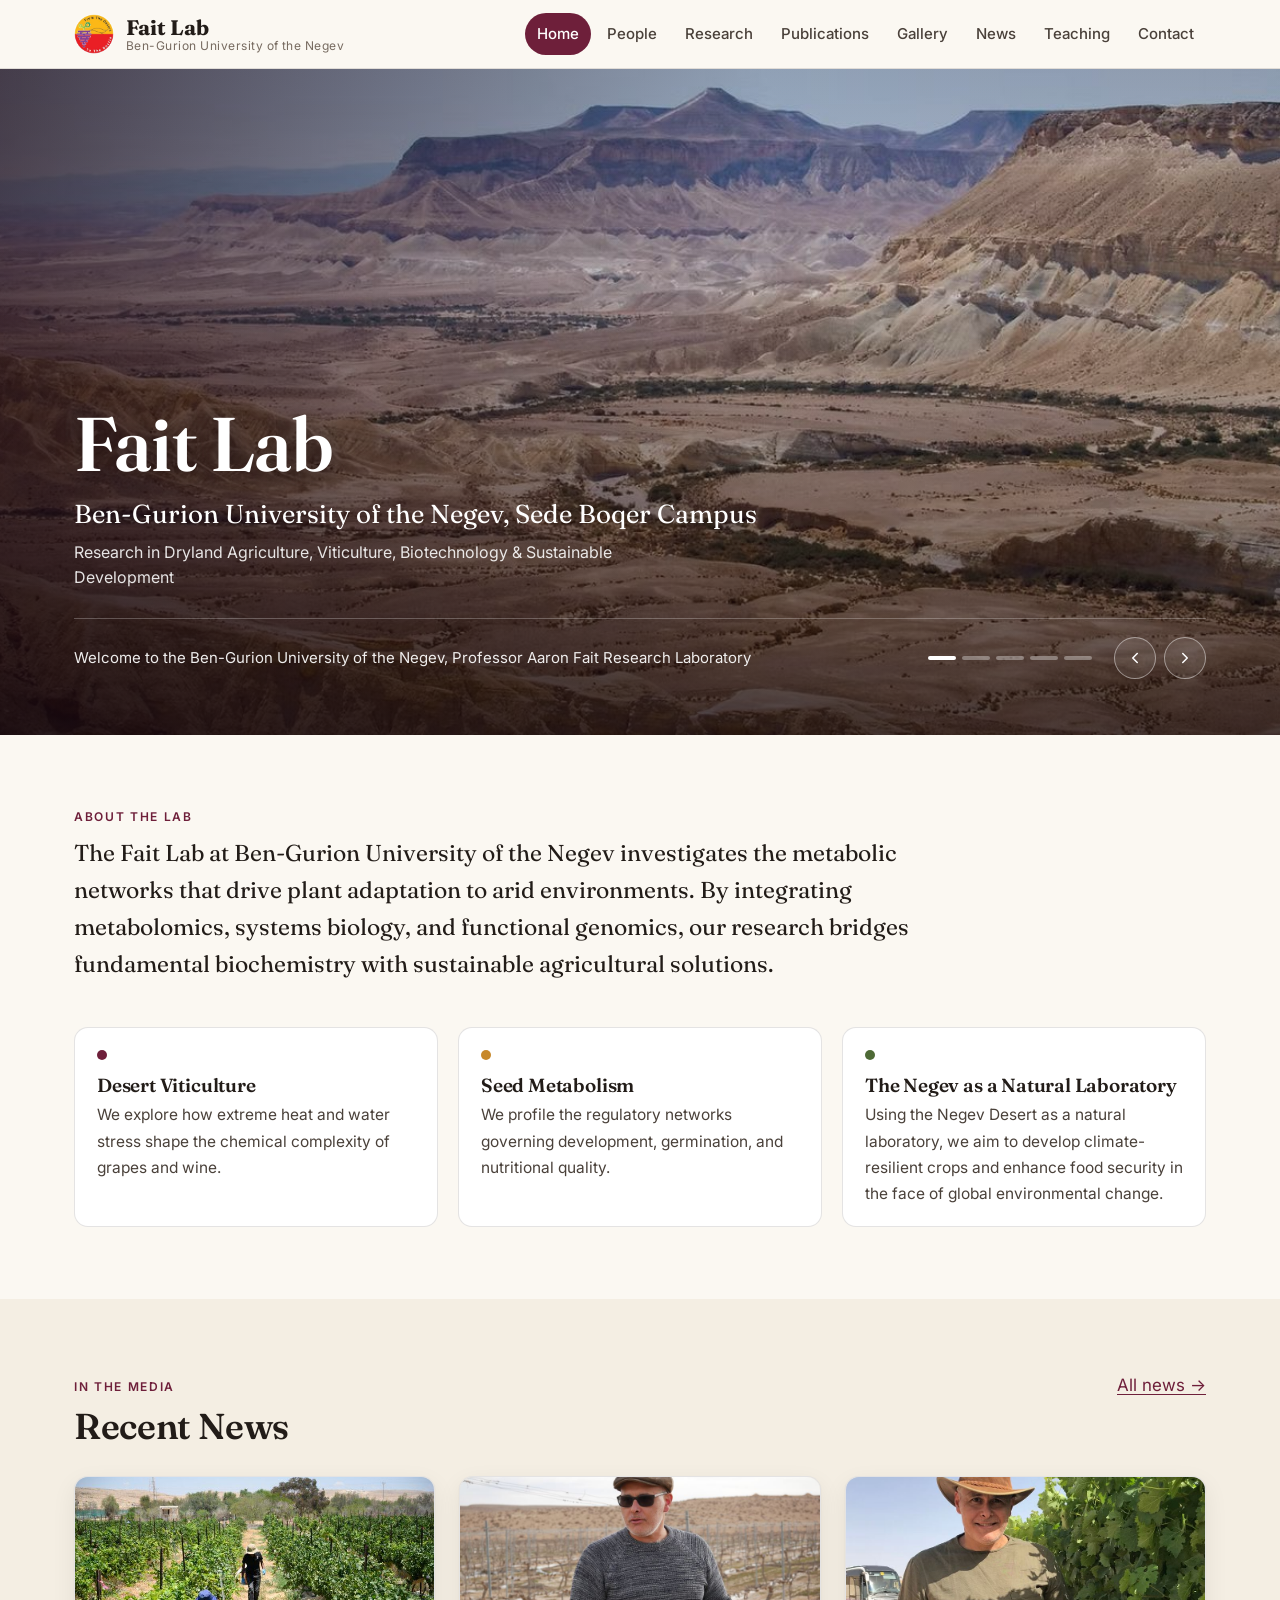
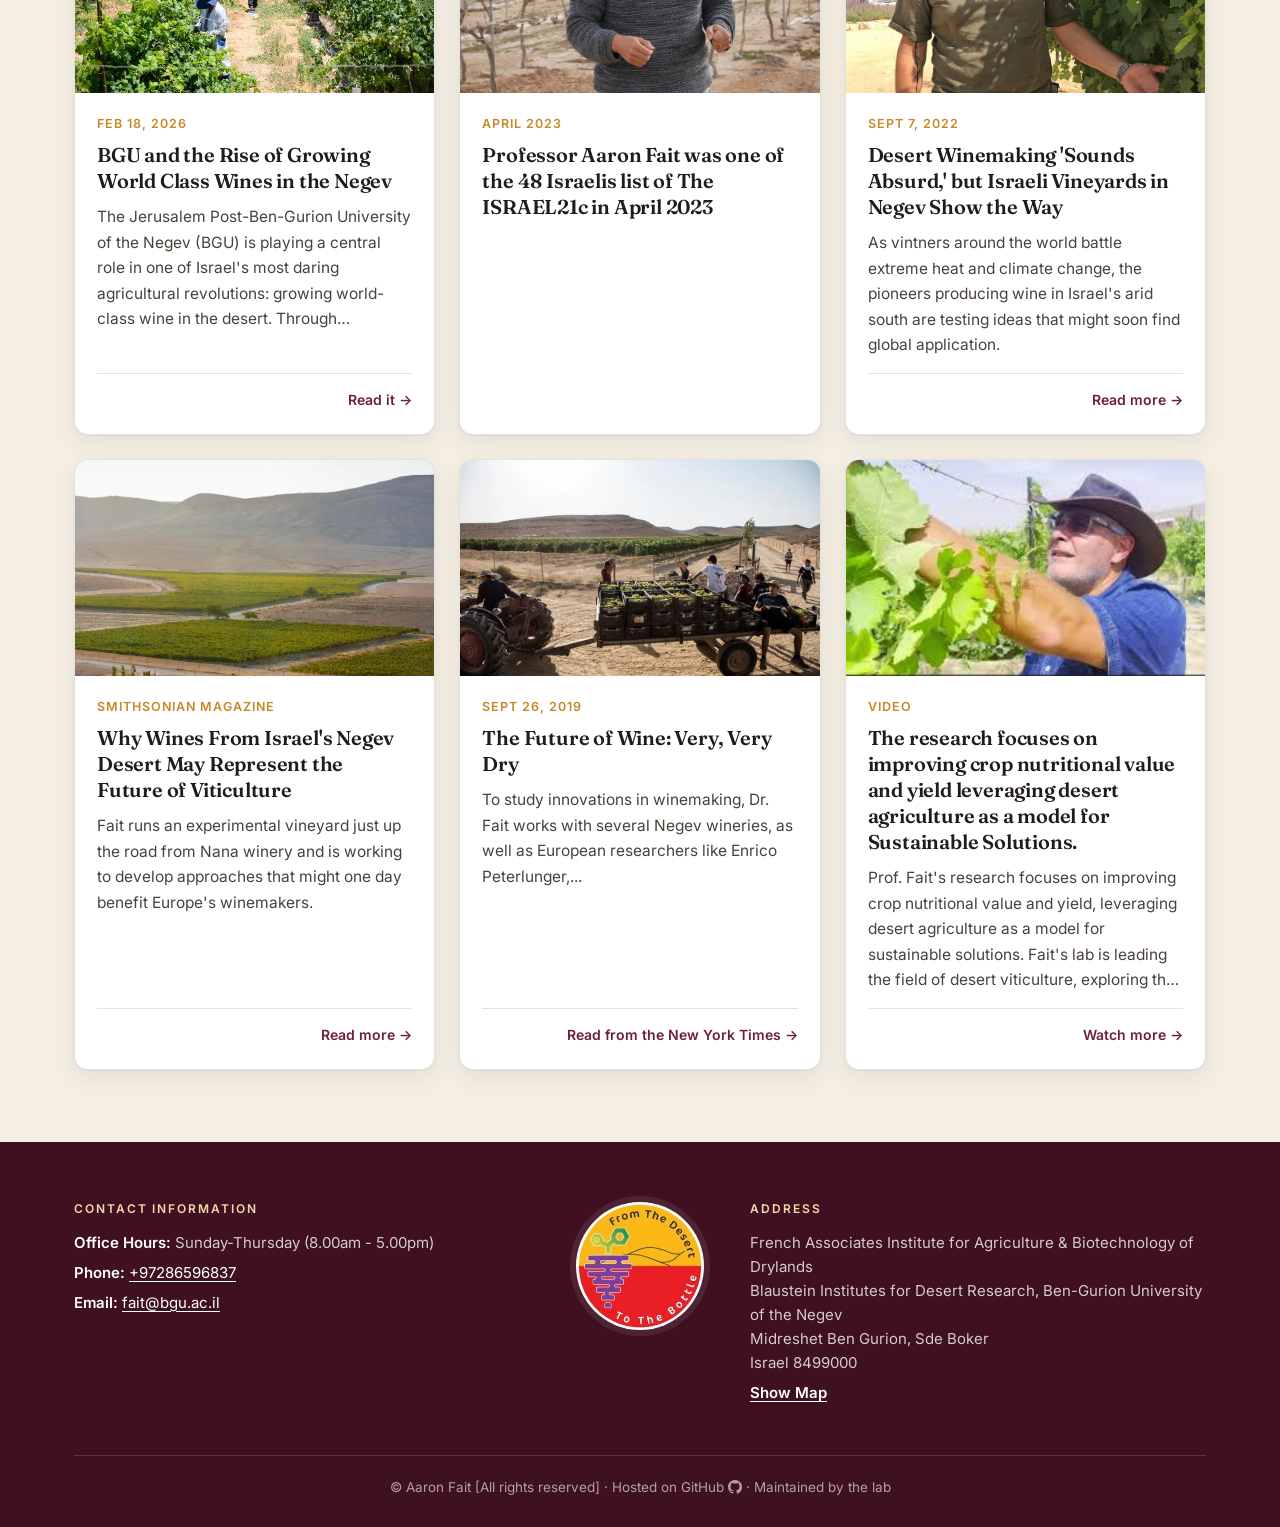
<file: index.html>
<!DOCTYPE html>
<html lang="en">
<head>
<meta charset="utf-8">
<meta name="viewport" content="width=device-width, initial-scale=1, viewport-fit=cover">
<title>Fait Lab - Home</title>
<meta name="description" content="Fait Lab, Research Lab, Home, Ben-Gurion University of the Negev">
<meta name="theme-color" content="#3f1022">
<meta property="og:type" content="website">
<meta property="og:site_name" content="Fait Lab">
<meta property="og:title" content="Fait Lab - Home">
<meta property="og:description" content="Fait Lab, Research Lab, Home, Ben-Gurion University of the Negev">
<link rel="preload" as="image" href="assets/img/midreshet-ben-gurion-canyon-sm.jpg" imagesrcset="assets/img/midreshet-ben-gurion-canyon-sm.jpg 900w, assets/img/midreshet-ben-gurion-canyon.jpg 1800w" imagesizes="100vw">
<link rel="icon" href="assets/img/t-generic-logo.jpg">
<link rel="preconnect" href="https://fonts.googleapis.com">
<link rel="preconnect" href="https://fonts.gstatic.com" crossorigin>
<link href="https://fonts.googleapis.com/css2?family=Fraunces:opsz,wght@9..144,300;9..144,400;9..144,600;9..144,700&amp;family=Inter:wght@400;500;600;700&amp;display=swap" rel="stylesheet">
<link rel="stylesheet" href="assets/css/site.css">
</head>
<body>
<a class="skip-link" href="#main">Skip to content</a>
<header class="site-header">
  <div class="wrap">
    <a class="brand" href="index.html" aria-label="Fait Lab home">
      <img src="assets/img/t-generic-logo.jpg" width="40" height="40" alt="">
      <span class="brand-text"><span class="brand-name">Fait Lab</span><span class="brand-sub">Ben-Gurion University of the Negev</span></span>
    </a>
    <button class="nav-toggle" type="button" aria-controls="site-nav" aria-expanded="false" aria-label="Menu"><svg viewBox="0 0 24 24" fill="none" stroke="currentColor" stroke-width="2" stroke-linecap="round" aria-hidden="true"><path d="M4 7h16M4 12h16M4 17h16"/></svg></button>
    <nav class="site-nav" id="site-nav" aria-label="Main">
      <ul>
        <li><a href="index.html" aria-current="page">Home</a></li><li><a href="people.html">People</a></li><li><a href="research.html">Research</a></li><li><a href="publications.html">Publications</a></li><li><a href="gallery.html">Gallery</a></li><li><a href="news.html">News</a></li><li><a href="teaching.html">Teaching</a></li><li><a href="contact.html">Contact</a></li>
      </ul>
    </nav>
  </div>
</header>
<main id="main">
<section class="hero" data-slideshow aria-roledescription="carousel" aria-label="Lab photos">
  <ul class="hero-slides">
    <li class="hero-slide is-active" data-caption="Welcome to the Ben-Gurion University of the Negev, Professor Aaron Fait Research Laboratory"><img src="assets/img/midreshet-ben-gurion-canyon.jpg" srcset="assets/img/midreshet-ben-gurion-canyon-sm.jpg 900w, assets/img/midreshet-ben-gurion-canyon.jpg 1800w" sizes="100vw" width="1800" height="607" alt="" fetchpriority="high"></li><li class="hero-slide" data-caption="Ramon Vineyard in the heart of the Negev desert"><img data-src="assets/img/ramon-vineyard.jpg" data-srcset="assets/img/ramon-vineyard-sm.jpg 900w, assets/img/ramon-vineyard.jpg 1582w" sizes="100vw" width="1582" height="472" alt=""></li><li class="hero-slide" data-caption="Avdat National park ancient city ruin among the 5 ruins"><img data-src="assets/img/avdat1.jpg" data-srcset="assets/img/avdat1-sm.jpg 900w, assets/img/avdat1.jpg 1142w" sizes="100vw" width="1142" height="394" alt=""></li><li class="hero-slide" data-caption="Routine wine tasting time"><img data-src="assets/img/wine-montage.jpg" width="579" height="259" alt=""></li><li class="hero-slide" data-caption="The grape bunch"><img data-src="assets/img/the-grape.jpg" data-srcset="assets/img/the-grape-sm.jpg 900w, assets/img/the-grape.jpg 1800w" sizes="100vw" width="1800" height="338" alt=""></li>
  </ul>
  <div class="hero-content">
    <div class="wrap">
      <h1>Fait Lab</h1>
      <p class="banner-uni">Ben-Gurion University of the Negev, Sede Boqer Campus</p>
      <p class="banner-tag">Research in Dryland Agriculture, Viticulture, Biotechnology &amp; Sustainable Development</p>
      <div class="hero-caption-row">
        <p class="hero-caption" aria-live="polite">Welcome to the Ben-Gurion University of the Negev, Professor Aaron Fait Research Laboratory</p>
        <div class="hero-controls">
          <div class="hero-dots"><button class="hero-dot is-active" type="button" aria-label="Show slide 1"></button><button class="hero-dot" type="button" aria-label="Show slide 2"></button><button class="hero-dot" type="button" aria-label="Show slide 3"></button><button class="hero-dot" type="button" aria-label="Show slide 4"></button><button class="hero-dot" type="button" aria-label="Show slide 5"></button></div>
          <button class="hero-btn" type="button" data-prev aria-label="Previous slide"><svg viewBox="0 0 24 24" fill="none" stroke="currentColor" stroke-width="2" stroke-linecap="round" stroke-linejoin="round" aria-hidden="true"><path d="M15 18l-6-6 6-6"/></svg></button>
          <button class="hero-btn" type="button" data-next aria-label="Next slide"><svg viewBox="0 0 24 24" fill="none" stroke="currentColor" stroke-width="2" stroke-linecap="round" stroke-linejoin="round" aria-hidden="true"><path d="M9 6l6 6-6 6"/></svg></button>
        </div>
      </div>
    </div>
  </div>
</section>

<section class="section">
  <div class="wrap">
    <span class="kicker">About the lab</span>
    <p class="lead">The Fait Lab at Ben-Gurion University of the Negev investigates the metabolic networks that drive plant adaptation to arid environments. By integrating metabolomics, systems biology, and functional genomics, our research bridges fundamental biochemistry with sustainable agricultural solutions.</p>
    <div class="pillars">
      <div class="pillar"><div class="dot"></div><h3>Desert Viticulture</h3><p>We explore how extreme heat and water stress shape the chemical complexity of grapes and wine.</p></div>
      <div class="pillar"><div class="dot"></div><h3>Seed Metabolism</h3><p>We profile the regulatory networks governing development, germination, and nutritional quality.</p></div>
      <div class="pillar"><div class="dot"></div><h3>The Negev as a Natural Laboratory</h3><p>Using the Negev Desert as a natural laboratory, we aim to develop climate-resilient crops and enhance food security in the face of global environmental change.</p></div>
    </div>
  </div>
</section>

<section class="section section-alt">
  <div class="wrap">
    <div class="section-head"><div><span class="kicker">In the media</span><h2>Recent News</h2></div><a href="news.html">All news &rarr;</a></div>
    <div class="card-grid">
      <article class="card">
  <a class="card-media" href="https://americansforbgu.org/negev-desert-wines/" tabindex="-1" aria-hidden="true"><img src="assets/img/t-jerusalem-post.jpg" width="679" height="452" alt="" loading="lazy" decoding="async"></a>
  <div class="card-body">
    <div class="card-date">Feb 18, 2026</div>
    <h3><a href="https://americansforbgu.org/negev-desert-wines/">BGU and the Rise of Growing World Class Wines in the Negev</a></h3>
    <p>The Jerusalem Post-Ben-Gurion University of the Negev (BGU) is playing a central role in one of Israel&#x27;s most daring agricultural revolutions: growing world-class wine in the desert. Through advanced research and innovation, BGU faculty are helping transform the Negev into a thriving wine region, once thought impossible due to its extreme heat, arid climate, and saline soils.</p>
    <div class="card-foot"><span></span><a class="more" href="https://americansforbgu.org/negev-desert-wines/">Read it &rarr;</a></div>
  </div>
</article><article class="card">
  <div class="card-media"><img src="assets/img/t-aaron-48.jpg" width="900" height="676" alt="" loading="lazy" decoding="async"></div>
  <div class="card-body">
    <div class="card-date">April 2023</div>
    <h3>Professor Aaron Fait was one of the 48 Israelis list of The ISRAEL21c in April 2023</h3>
    
  </div>
</article><article class="card">
  <a class="card-media" href="https://www.nytimes.com/2022/09/07/world/middleeast/israel-negev-desert-wine.html" tabindex="-1" aria-hidden="true"><img src="assets/img/t-aaron-fait-vineyard-1200.jpg" width="900" height="675" alt="" loading="lazy" decoding="async"></a>
  <div class="card-body">
    <div class="card-date">Sept 7, 2022</div>
    <h3><a href="https://www.nytimes.com/2022/09/07/world/middleeast/israel-negev-desert-wine.html">Desert Winemaking &#x27;Sounds Absurd,&#x27; but Israeli Vineyards in Negev Show the Way</a></h3>
    <p>As vintners around the world battle extreme heat and climate change, the pioneers producing wine in Israel&#x27;s arid south are testing ideas that might soon find global application.</p>
    <div class="card-foot"><span></span><a class="more" href="https://www.nytimes.com/2022/09/07/world/middleeast/israel-negev-desert-wine.html">Read more &rarr;</a></div>
  </div>
</article><article class="card">
  <a class="card-media" href="https://www.smithsonianmag.com/travel/wines-israel-negev-desert-represent-future-viticulture-180974590/" tabindex="-1" aria-hidden="true"><img src="assets/img/t-ivanova-crop.jpg" width="900" height="675" alt="" loading="lazy" decoding="async"></a>
  <div class="card-body">
    <div class="card-date">Smithsonian Magazine</div>
    <h3><a href="https://www.smithsonianmag.com/travel/wines-israel-negev-desert-represent-future-viticulture-180974590/">Why Wines From Israel&#x27;s Negev Desert May Represent the Future of Viticulture</a></h3>
    <p>Fait runs an experimental vineyard just up the road from Nana winery and is working to develop approaches that might one day benefit Europe&#x27;s winemakers.</p>
    <div class="card-foot"><span></span><a class="more" href="https://www.smithsonianmag.com/travel/wines-israel-negev-desert-represent-future-viticulture-180974590/">Read more &rarr;</a></div>
  </div>
</article><article class="card">
  <a class="card-media" href="https://www.nytimes.com/2019/09/21/climate/wine-climate-change-israel.html" tabindex="-1" aria-hidden="true"><img src="assets/img/t-dry-wine.jpg" width="900" height="600" alt="" loading="lazy" decoding="async"></a>
  <div class="card-body">
    <div class="card-date">Sept 26, 2019</div>
    <h3><a href="https://www.nytimes.com/2019/09/21/climate/wine-climate-change-israel.html">The Future of Wine: Very, Very Dry</a></h3>
    <p>To study innovations in winemaking, Dr. Fait works with several Negev wineries, as well as European researchers like Enrico Peterlunger,...</p>
    <div class="card-foot"><span></span><a class="more" href="https://www.nytimes.com/2019/09/21/climate/wine-climate-change-israel.html">Read from the New York Times &rarr;</a></div>
  </div>
</article><article class="card">
  <a class="card-media" href="https://www.youtube.com/watch?v=mEvZZ_sg-wQ" tabindex="-1" aria-hidden="true"><img src="assets/img/t-aaron-research.jpg" width="299" height="168" alt="" loading="lazy" decoding="async"></a>
  <div class="card-body">
    <div class="card-date">Video</div>
    <h3><a href="https://www.youtube.com/watch?v=mEvZZ_sg-wQ">The research focuses on improving crop nutritional value and yield leveraging desert agriculture as a model for Sustainable Solutions.</a></h3>
    <p>Prof. Fait&#x27;s research focuses on improving crop nutritional value and yield, leveraging desert agriculture as a model for sustainable solutions. Fait&#x27;s lab is leading the field of desert viticulture, exploring the unique challenges and opportunities of growing wine grapes in the Negev Desert.</p>
    <div class="card-foot"><span></span><a class="more" href="https://www.youtube.com/watch?v=mEvZZ_sg-wQ">Watch more &rarr;</a></div>
  </div>
</article>
    </div>
  </div>
</section>
</main>
<footer class="site-footer">
  <div class="wrap">
    <div class="footer-grid">
      <div>
        <h2>Contact Information</h2>
        <p><b>Office Hours:</b> Sunday-Thursday (8.00am - 5.00pm)</p>
        <p><b>Phone:</b> <a href="tel:+97286596837">+97286596837</a></p>
        <p><b>Email:</b> <a href="mailto:fait@bgu.ac.il">fait@bgu.ac.il</a></p>
      </div>
      <div class="footer-logo">
        <img src="assets/img/t-generic-logo.jpg" width="128" height="128" alt="Fait Lab logo: From the Desert to the Bottle" loading="lazy">
      </div>
      <div>
        <h2>Address</h2>
        <p>French Associates Institute for Agriculture &amp; Biotechnology of Drylands<br>
        Blaustein Institutes for Desert Research, Ben-Gurion University of the Negev<br>
        Midreshet Ben Gurion, Sde Boker<br>
        Israel 8499000</p>
        <p class="footer-links"><a href="https://maps.app.goo.gl/THDbeEdi3e9BvFJL7">Show Map</a></p>
      </div>
    </div>
    <div class="footer-bottom">
      &copy; Aaron Fait [All rights reserved] &middot; Hosted on GitHub <svg viewBox="0 0 16 16" aria-hidden="true"><path d="M8 0C3.58 0 0 3.58 0 8c0 3.54 2.29 6.53 5.47 7.59.4.07.55-.17.55-.38 0-.19-.01-.82-.01-1.49-2.01.37-2.53-.49-2.69-.94-.09-.23-.48-.94-.82-1.13-.28-.15-.68-.52-.01-.53.63-.01 1.08.58 1.23.82.72 1.21 1.87.87 2.33.66.07-.52.28-.87.51-1.07-1.78-.2-3.64-.89-3.64-3.95 0-.87.31-1.59.82-2.15-.08-.2-.36-1.02.08-2.12 0 0 .67-.21 2.2.82.64-.18 1.32-.27 2-.27.68 0 1.36.09 2 .27 1.53-1.04 2.2-.82 2.2-.82.44 1.1.16 1.92.08 2.12.51.56.82 1.27.82 2.15 0 3.07-1.87 3.75-3.65 3.95.29.25.54.73.54 1.48 0 1.07-.01 1.93-.01 2.2 0 .21.15.46.55.38A8.013 8.013 0 0016 8c0-4.42-3.58-8-8-8z"/></svg> &middot; Maintained by the lab
    </div>
  </div>
</footer>
<script src="assets/js/site.js" defer></script>
</body>
</html>
</file>
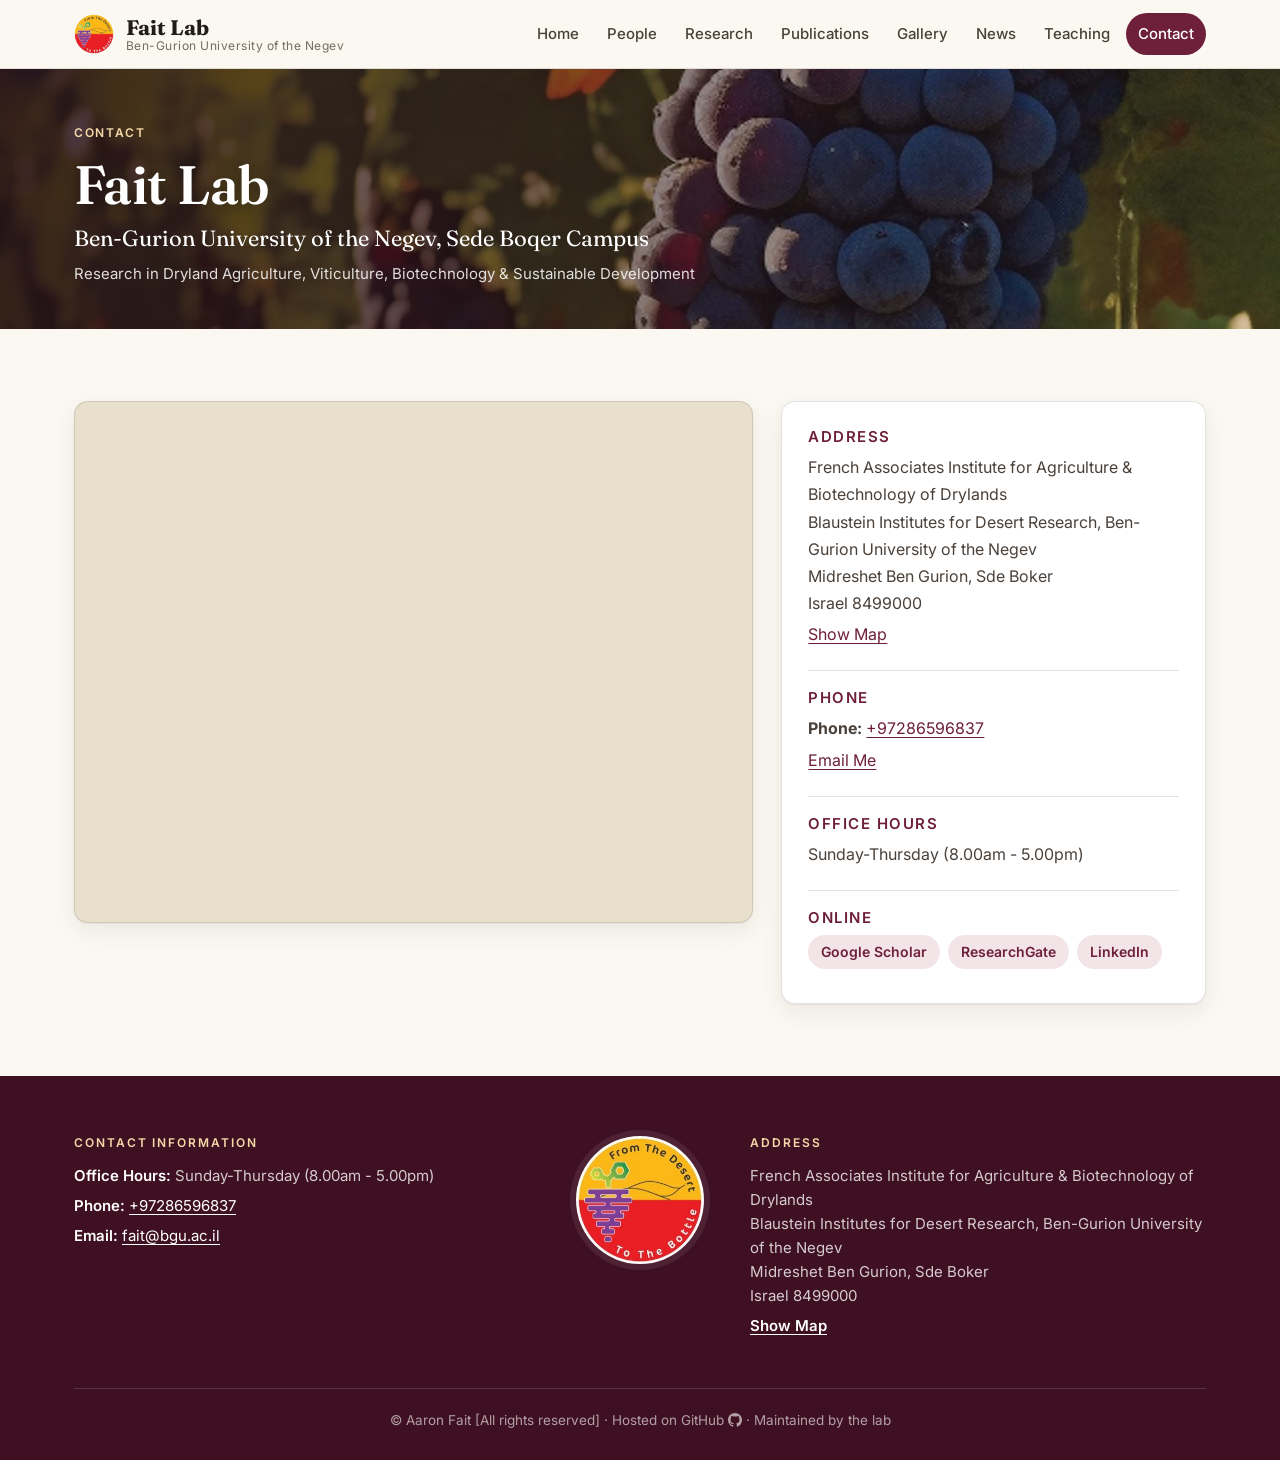
<file: contact.html>
<!DOCTYPE html>
<html lang="en">
<head>
<meta charset="utf-8">
<meta name="viewport" content="width=device-width, initial-scale=1, viewport-fit=cover">
<title>Contact | Fait Lab</title>
<meta name="description" content="Contact the Fait Lab, Ben-Gurion University of the Negev">
<meta name="theme-color" content="#3f1022">
<meta property="og:type" content="website">
<meta property="og:site_name" content="Fait Lab">
<meta property="og:title" content="Contact | Fait Lab">
<meta property="og:description" content="Contact the Fait Lab, Ben-Gurion University of the Negev">
<link rel="icon" href="assets/img/t-generic-logo.jpg">
<link rel="preconnect" href="https://fonts.googleapis.com">
<link rel="preconnect" href="https://fonts.gstatic.com" crossorigin>
<link href="https://fonts.googleapis.com/css2?family=Fraunces:opsz,wght@9..144,300;9..144,400;9..144,600;9..144,700&amp;family=Inter:wght@400;500;600;700&amp;display=swap" rel="stylesheet">
<link rel="stylesheet" href="assets/css/site.css">
</head>
<body>
<a class="skip-link" href="#main">Skip to content</a>
<header class="site-header">
  <div class="wrap">
    <a class="brand" href="index.html" aria-label="Fait Lab home">
      <img src="assets/img/t-generic-logo.jpg" width="40" height="40" alt="">
      <span class="brand-text"><span class="brand-name">Fait Lab</span><span class="brand-sub">Ben-Gurion University of the Negev</span></span>
    </a>
    <button class="nav-toggle" type="button" aria-controls="site-nav" aria-expanded="false" aria-label="Menu"><svg viewBox="0 0 24 24" fill="none" stroke="currentColor" stroke-width="2" stroke-linecap="round" aria-hidden="true"><path d="M4 7h16M4 12h16M4 17h16"/></svg></button>
    <nav class="site-nav" id="site-nav" aria-label="Main">
      <ul>
        <li><a href="index.html">Home</a></li><li><a href="people.html">People</a></li><li><a href="research.html">Research</a></li><li><a href="publications.html">Publications</a></li><li><a href="gallery.html">Gallery</a></li><li><a href="news.html">News</a></li><li><a href="teaching.html">Teaching</a></li><li><a href="contact.html" aria-current="page">Contact</a></li>
      </ul>
    </nav>
  </div>
</header>
<section class="banner" style="background-image:url('assets/img/the-grape.jpg')">
  <div class="wrap">
    <span class="eyebrow">Contact</span>
    <h1>Fait Lab</h1>
    <p class="banner-uni">Ben-Gurion University of the Negev, Sede Boqer Campus</p>
    <p class="banner-tag">Research in Dryland Agriculture, Viticulture, Biotechnology &amp; Sustainable Development</p>
  </div>
</section>
<main id="main">
<section class="section">
  <div class="wrap">
    <div class="contact-grid">
      <div class="map-wrap">
        <iframe title="Map: French Associates Institute for Agriculture and Biotechnology of Drylands" loading="lazy" referrerpolicy="no-referrer-when-downgrade" allowfullscreen
          src="https://www.google.com/maps/embed?pb=!1m18!1m12!1m3!1d3430.000000000000!2d34.780370614113!3d30.854777481234!2m3!1f0!2f0!3f0!3m2!1i1024!2i768!4f13.1!3m3!1m2!1s0x15021965af4747a7%3A0x1c8b0e6cf16579c4!2sFrench%20Associates%20Institute%20for%20Agriculture%20and%20Biotechnology%20of%20Drylands!5e0!3m2!1sen!2sil!4v1742000000000!5m2!1sen!2sil"></iframe>
      </div>
      <div class="info-card">
        <div class="group">
          <h3>Address</h3>
          <p>French Associates Institute for Agriculture &amp; Biotechnology of Drylands<br>
          Blaustein Institutes for Desert Research, Ben-Gurion University of the Negev<br>
          Midreshet Ben Gurion, Sde Boker<br>
          Israel 8499000</p>
          <p><a href="https://maps.app.goo.gl/THDbeEdi3e9BvFJL7">Show Map</a></p>
        </div>
        <div class="group">
          <h3>Phone</h3>
          <p><b>Phone:</b> <a href="tel:+97286596837">+97286596837</a></p>
          <p><a href="mailto:fait@bgu.ac.il">Email Me</a></p>
        </div>
        <div class="group">
          <h3>Office Hours</h3>
          <p>Sunday-Thursday (8.00am - 5.00pm)</p>
        </div>
        <div class="group">
          <h3>Online</h3>
          <ul class="pills">
            <li><a href="https://scholar.google.com/citations?user=4f9KtdAAAAAJ&amp;hl=en&amp;oi=ao">Google Scholar</a></li>
            <li><a href="https://www.researchgate.net/profile/Aaron-Fait">ResearchGate</a></li>
            <li><a href="https://www.linkedin.com/in/aaron-fait-101310103/">LinkedIn</a></li>
          </ul>
        </div>
      </div>
    </div>
  </div>
</section>
</main>
<footer class="site-footer">
  <div class="wrap">
    <div class="footer-grid">
      <div>
        <h2>Contact Information</h2>
        <p><b>Office Hours:</b> Sunday-Thursday (8.00am - 5.00pm)</p>
        <p><b>Phone:</b> <a href="tel:+97286596837">+97286596837</a></p>
        <p><b>Email:</b> <a href="mailto:fait@bgu.ac.il">fait@bgu.ac.il</a></p>
      </div>
      <div class="footer-logo">
        <img src="assets/img/t-generic-logo.jpg" width="128" height="128" alt="Fait Lab logo: From the Desert to the Bottle" loading="lazy">
      </div>
      <div>
        <h2>Address</h2>
        <p>French Associates Institute for Agriculture &amp; Biotechnology of Drylands<br>
        Blaustein Institutes for Desert Research, Ben-Gurion University of the Negev<br>
        Midreshet Ben Gurion, Sde Boker<br>
        Israel 8499000</p>
        <p class="footer-links"><a href="https://maps.app.goo.gl/THDbeEdi3e9BvFJL7">Show Map</a></p>
      </div>
    </div>
    <div class="footer-bottom">
      &copy; Aaron Fait [All rights reserved] &middot; Hosted on GitHub <svg viewBox="0 0 16 16" aria-hidden="true"><path d="M8 0C3.58 0 0 3.58 0 8c0 3.54 2.29 6.53 5.47 7.59.4.07.55-.17.55-.38 0-.19-.01-.82-.01-1.49-2.01.37-2.53-.49-2.69-.94-.09-.23-.48-.94-.82-1.13-.28-.15-.68-.52-.01-.53.63-.01 1.08.58 1.23.82.72 1.21 1.87.87 2.33.66.07-.52.28-.87.51-1.07-1.78-.2-3.64-.89-3.64-3.95 0-.87.31-1.59.82-2.15-.08-.2-.36-1.02.08-2.12 0 0 .67-.21 2.2.82.64-.18 1.32-.27 2-.27.68 0 1.36.09 2 .27 1.53-1.04 2.2-.82 2.2-.82.44 1.1.16 1.92.08 2.12.51.56.82 1.27.82 2.15 0 3.07-1.87 3.75-3.65 3.95.29.25.54.73.54 1.48 0 1.07-.01 1.93-.01 2.2 0 .21.15.46.55.38A8.013 8.013 0 0016 8c0-4.42-3.58-8-8-8z"/></svg> &middot; Maintained by the lab
    </div>
  </div>
</footer>
<script src="assets/js/site.js" defer></script>
</body>
</html>
</file>
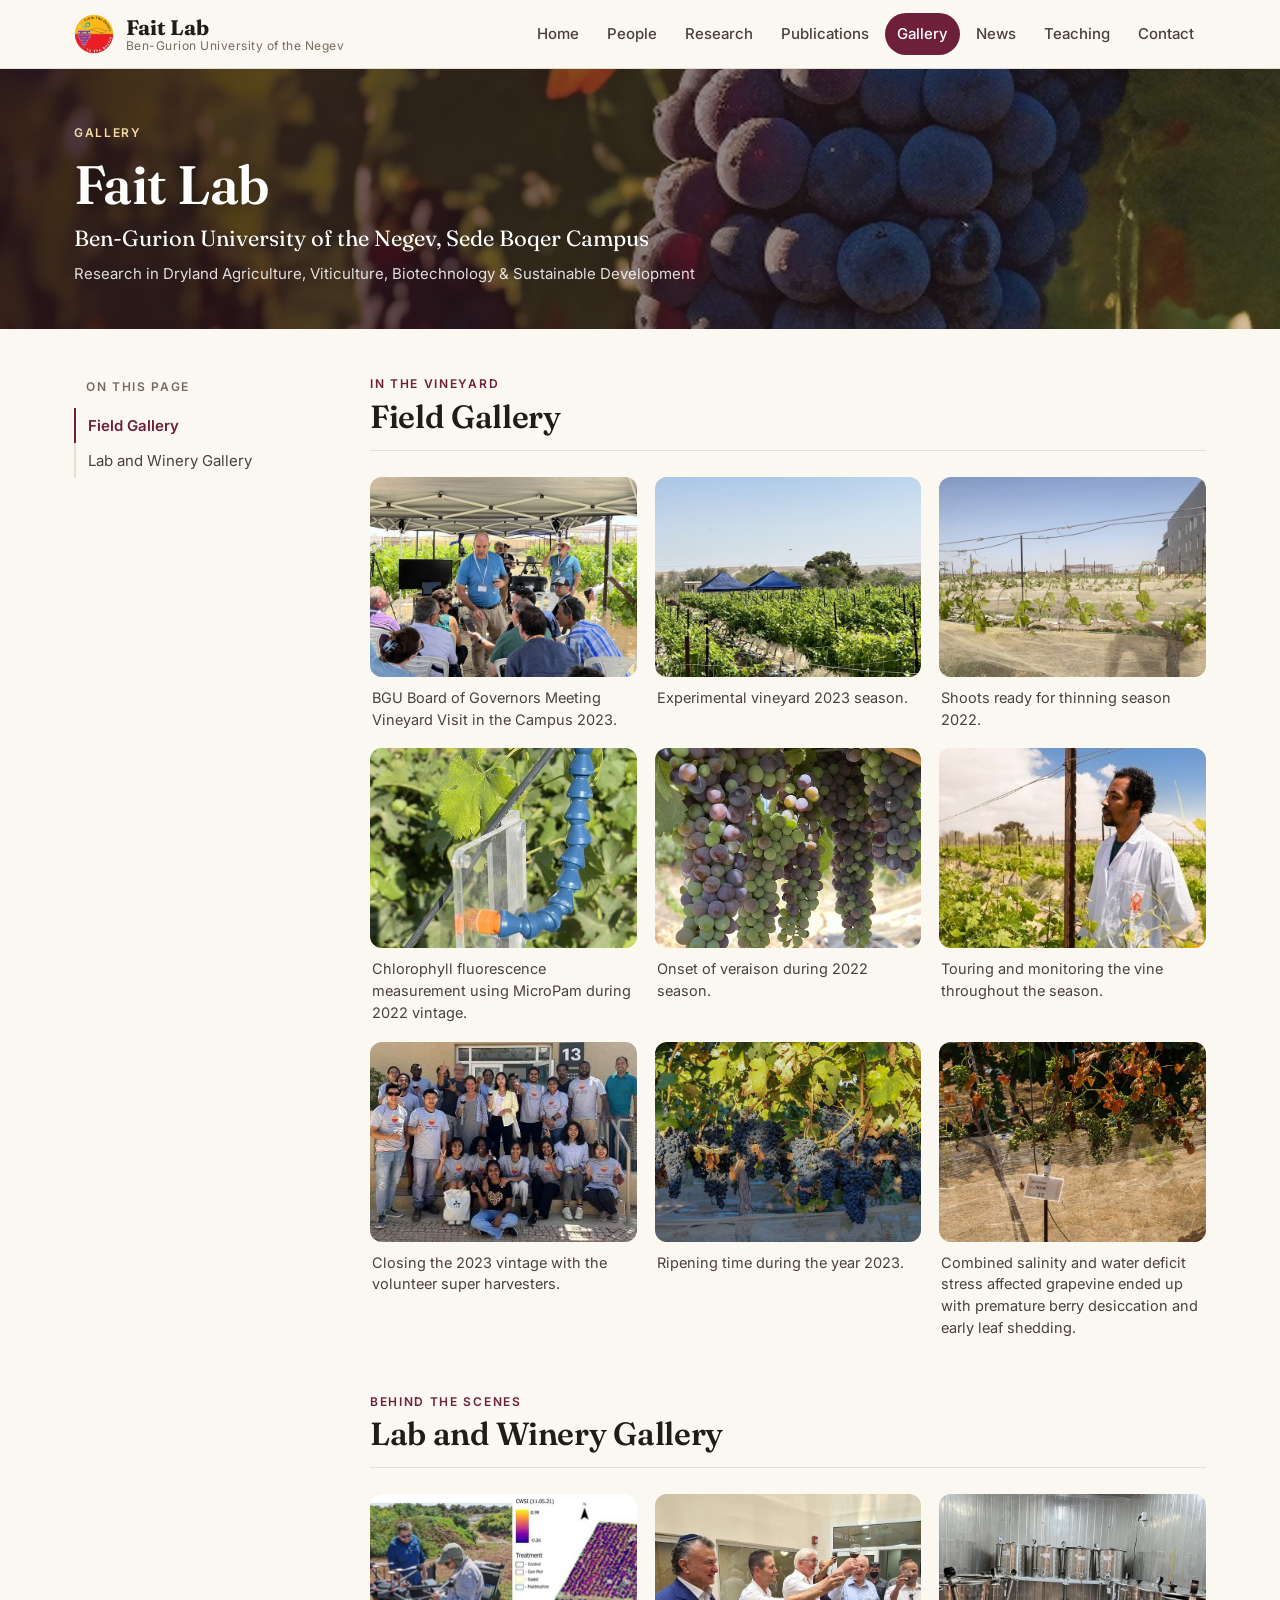
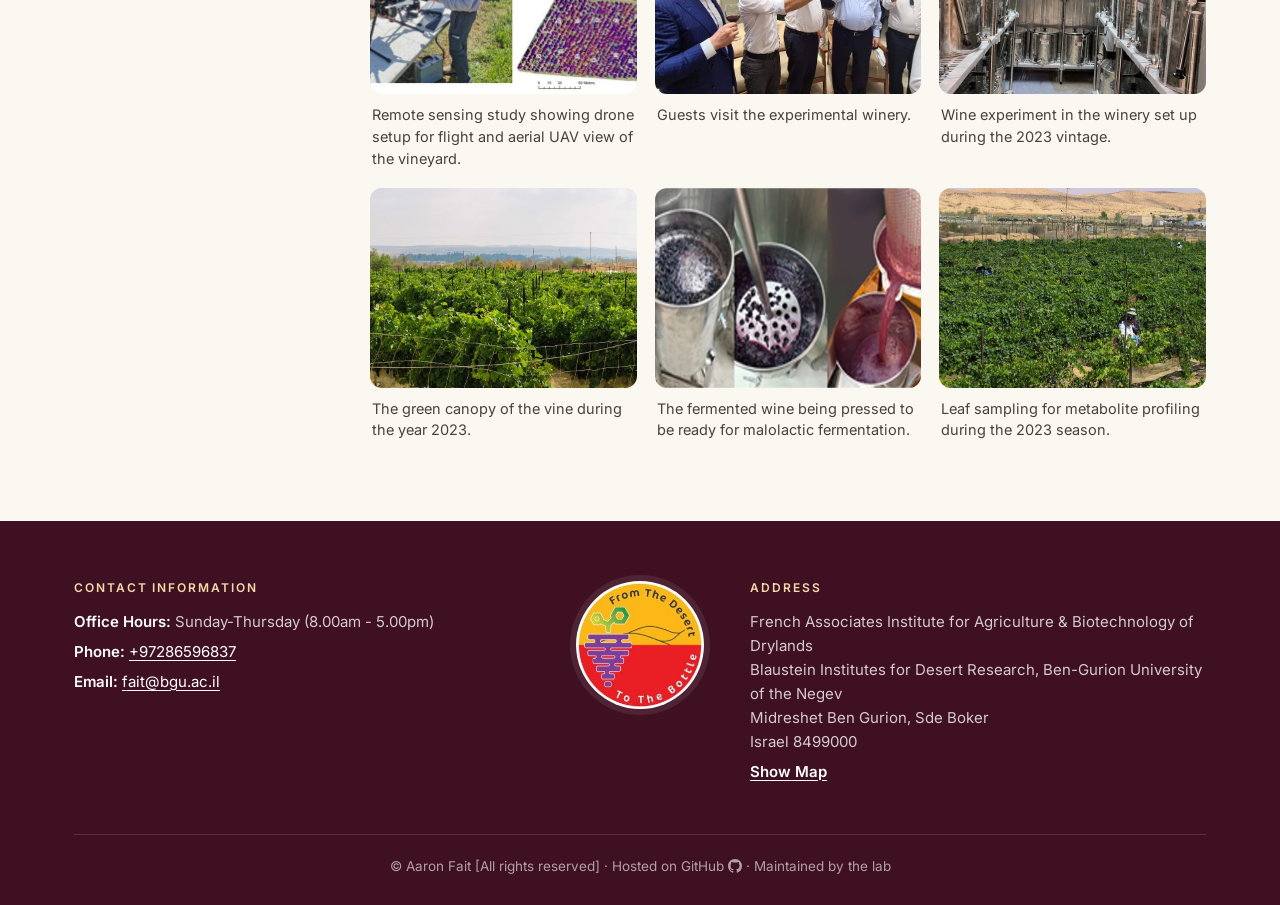
<file: gallery.html>
<!DOCTYPE html>
<html lang="en">
<head>
<meta charset="utf-8">
<meta name="viewport" content="width=device-width, initial-scale=1, viewport-fit=cover">
<title>Gallery | Fait Lab</title>
<meta name="description" content="Photo gallery of the Fait Lab, Ben-Gurion University of the Negev">
<meta name="theme-color" content="#3f1022">
<meta property="og:type" content="website">
<meta property="og:site_name" content="Fait Lab">
<meta property="og:title" content="Gallery | Fait Lab">
<meta property="og:description" content="Photo gallery of the Fait Lab, Ben-Gurion University of the Negev">
<link rel="icon" href="assets/img/t-generic-logo.jpg">
<link rel="preconnect" href="https://fonts.googleapis.com">
<link rel="preconnect" href="https://fonts.gstatic.com" crossorigin>
<link href="https://fonts.googleapis.com/css2?family=Fraunces:opsz,wght@9..144,300;9..144,400;9..144,600;9..144,700&amp;family=Inter:wght@400;500;600;700&amp;display=swap" rel="stylesheet">
<link rel="stylesheet" href="assets/css/site.css">
</head>
<body>
<a class="skip-link" href="#main">Skip to content</a>
<header class="site-header">
  <div class="wrap">
    <a class="brand" href="index.html" aria-label="Fait Lab home">
      <img src="assets/img/t-generic-logo.jpg" width="40" height="40" alt="">
      <span class="brand-text"><span class="brand-name">Fait Lab</span><span class="brand-sub">Ben-Gurion University of the Negev</span></span>
    </a>
    <button class="nav-toggle" type="button" aria-controls="site-nav" aria-expanded="false" aria-label="Menu"><svg viewBox="0 0 24 24" fill="none" stroke="currentColor" stroke-width="2" stroke-linecap="round" aria-hidden="true"><path d="M4 7h16M4 12h16M4 17h16"/></svg></button>
    <nav class="site-nav" id="site-nav" aria-label="Main">
      <ul>
        <li><a href="index.html">Home</a></li><li><a href="people.html">People</a></li><li><a href="research.html">Research</a></li><li><a href="publications.html">Publications</a></li><li><a href="gallery.html" aria-current="page">Gallery</a></li><li><a href="news.html">News</a></li><li><a href="teaching.html">Teaching</a></li><li><a href="contact.html">Contact</a></li>
      </ul>
    </nav>
  </div>
</header>
<section class="banner" style="background-image:url('assets/img/the-grape.jpg')">
  <div class="wrap">
    <span class="eyebrow">Gallery</span>
    <h1>Fait Lab</h1>
    <p class="banner-uni">Ben-Gurion University of the Negev, Sede Boqer Campus</p>
    <p class="banner-tag">Research in Dryland Agriculture, Viticulture, Biotechnology &amp; Sustainable Development</p>
  </div>
</section>
<main id="main">
<div class="page"><div class="wrap"><div class="page-layout">
<aside class="toc" aria-label="Sections"><p class="toc-title">On this page</p><ul><li><a href="#fieldgallery">Field Gallery</a></li><li><a href="#labwinerygallery">Lab and Winery Gallery</a></li></ul></aside>
<div>
<section class="block" id="fieldgallery">
  <h2 class="block-title"><small>In the vineyard</small>Field Gallery</h2>
  <div class="gallery-grid"><figure class="g-item">
  <a href="assets/img/bgu-bog-2023.jpg" data-lightbox data-caption="BGU Board of Governors Meeting Vineyard Visit in the Campus 2023."><img src="assets/img/bgu-bog-2023-sm.jpg" srcset="assets/img/bgu-bog-2023-sm.jpg 900w, assets/img/bgu-bog-2023.jpg 1800w" sizes="(max-width: 480px) 100vw, (max-width: 860px) 50vw, 300px" width="1800" height="1012" alt="BGU Board of Governors Meeting Vineyard Visit in the Campus 2023." loading="lazy" decoding="async"></a>
  <figcaption>BGU Board of Governors Meeting Vineyard Visit in the Campus 2023.</figcaption>
</figure><figure class="g-item">
  <a href="assets/img/vineyard.jpg" data-lightbox data-caption="Experimental vineyard 2023 season."><img src="assets/img/vineyard-sm.jpg" srcset="assets/img/vineyard-sm.jpg 900w, assets/img/vineyard.jpg 1800w" sizes="(max-width: 480px) 100vw, (max-width: 860px) 50vw, 300px" width="1800" height="1012" alt="Experimental vineyard 2023 season." loading="lazy" decoding="async"></a>
  <figcaption>Experimental vineyard 2023 season.</figcaption>
</figure><figure class="g-item">
  <a href="assets/img/grapes-after-bud-break-2022.jpg" data-lightbox data-caption="Shoots ready for thinning season 2022."><img src="assets/img/grapes-after-bud-break-2022-sm.jpg" srcset="assets/img/grapes-after-bud-break-2022-sm.jpg 900w, assets/img/grapes-after-bud-break-2022.jpg 1800w" sizes="(max-width: 480px) 100vw, (max-width: 860px) 50vw, 300px" width="1800" height="1012" alt="Shoots ready for thinning season 2022." loading="lazy" decoding="async"></a>
  <figcaption>Shoots ready for thinning season 2022.</figcaption>
</figure><figure class="g-item">
  <a href="assets/img/micropam-2022.jpg" data-lightbox data-caption="Chlorophyll fluorescence measurement using MicroPam during 2022 vintage."><img src="assets/img/micropam-2022-sm.jpg" srcset="assets/img/micropam-2022-sm.jpg 506w, assets/img/micropam-2022.jpg 788w" sizes="(max-width: 480px) 100vw, (max-width: 860px) 50vw, 300px" width="788" height="1400" alt="Chlorophyll fluorescence measurement using MicroPam during 2022 vintage." loading="lazy" decoding="async"></a>
  <figcaption>Chlorophyll fluorescence measurement using MicroPam during 2022 vintage.</figcaption>
</figure><figure class="g-item">
  <a href="assets/img/veraison-onset-2022.jpg" data-lightbox data-caption="Onset of veraison during 2022 season."><img src="assets/img/veraison-onset-2022-sm.jpg" srcset="assets/img/veraison-onset-2022-sm.jpg 506w, assets/img/veraison-onset-2022.jpg 788w" sizes="(max-width: 480px) 100vw, (max-width: 860px) 50vw, 300px" width="788" height="1400" alt="Onset of veraison during 2022 season." loading="lazy" decoding="async"></a>
  <figcaption>Onset of veraison during 2022 season.</figcaption>
</figure><figure class="g-item">
  <a href="assets/img/kidane-in-the-vineyard.jpg" data-lightbox data-caption="Touring and monitoring the vine throughout the season."><img src="assets/img/kidane-in-the-vineyard.jpg" width="400" height="400" alt="Touring and monitoring the vine throughout the season." loading="lazy" decoding="async"></a>
  <figcaption>Touring and monitoring the vine throughout the season.</figcaption>
</figure><figure class="g-item">
  <a href="assets/img/harvestors-2023.jpg" data-lightbox data-caption="Closing the 2023 vintage with the volunteer super harvesters."><img src="assets/img/harvestors-2023.jpg" width="397" height="262" alt="Closing the 2023 vintage with the volunteer super harvesters." loading="lazy" decoding="async"></a>
  <figcaption>Closing the 2023 vintage with the volunteer super harvesters.</figcaption>
</figure><figure class="g-item">
  <a href="assets/img/mature-grape-2023.jpg" data-lightbox data-caption="Ripening time during the year 2023."><img src="assets/img/mature-grape-2023-sm.jpg" srcset="assets/img/mature-grape-2023-sm.jpg 900w, assets/img/mature-grape-2023.jpg 1800w" sizes="(max-width: 480px) 100vw, (max-width: 860px) 50vw, 300px" width="1800" height="1201" alt="Ripening time during the year 2023." loading="lazy" decoding="async"></a>
  <figcaption>Ripening time during the year 2023.</figcaption>
</figure><figure class="g-item">
  <a href="assets/img/combined-stress-affected-vine-2023-season.jpg" data-lightbox data-caption="Combined salinity and water deficit stress affected grapevine ended up with premature berry desiccation and early leaf shedding."><img src="assets/img/combined-stress-affected-vine-2023-season-sm.jpg" srcset="assets/img/combined-stress-affected-vine-2023-season-sm.jpg 900w, assets/img/combined-stress-affected-vine-2023-season.jpg 1800w" sizes="(max-width: 480px) 100vw, (max-width: 860px) 50vw, 300px" width="1800" height="1201" alt="Combined salinity and water deficit stress affected grapevine ended up with premature berry desiccation and early leaf shedding." loading="lazy" decoding="async"></a>
  <figcaption>Combined salinity and water deficit stress affected grapevine ended up with premature berry desiccation and early leaf shedding.</figcaption>
</figure></div>
</section>
<section class="block" id="labwinerygallery">
  <h2 class="block-title"><small>Behind the scenes</small>Lab and Winery Gallery</h2>
  <div class="gallery-grid"><figure class="g-item">
  <a href="assets/img/uav-setup-and-arieal-field-view.jpg" data-lightbox data-caption="Remote sensing study showing drone setup for flight and aerial UAV view of the vineyard."><img src="assets/img/uav-setup-and-arieal-field-view-sm.jpg" srcset="assets/img/uav-setup-and-arieal-field-view-sm.jpg 900w, assets/img/uav-setup-and-arieal-field-view.jpg 1800w" sizes="(max-width: 480px) 100vw, (max-width: 860px) 50vw, 300px" width="1800" height="803" alt="Remote sensing study showing drone setup for flight and aerial UAV view of the vineyard." loading="lazy" decoding="async"></a>
  <figcaption>Remote sensing study showing drone setup for flight and aerial UAV view of the vineyard.</figcaption>
</figure><figure class="g-item">
  <a href="assets/img/winery-visit-by-higher-offical-guests.jpg" data-lightbox data-caption="Guests visit the experimental winery."><img src="assets/img/winery-visit-by-higher-offical-guests.jpg" width="689" height="539" alt="Guests visit the experimental winery." loading="lazy" decoding="async"></a>
  <figcaption>Guests visit the experimental winery.</figcaption>
</figure><figure class="g-item">
  <a href="assets/img/wine-experiment1.jpg" data-lightbox data-caption="Wine experiment in the winery set up during the 2023 vintage."><img src="assets/img/wine-experiment1-sm.jpg" srcset="assets/img/wine-experiment1-sm.jpg 900w, assets/img/wine-experiment1.jpg 1800w" sizes="(max-width: 480px) 100vw, (max-width: 860px) 50vw, 300px" width="1800" height="1012" alt="Wine experiment in the winery set up during the 2023 vintage." loading="lazy" decoding="async"></a>
  <figcaption>Wine experiment in the winery set up during the 2023 vintage.</figcaption>
</figure><figure class="g-item">
  <a href="assets/img/the-vine.jpg" data-lightbox data-caption="The green canopy of the vine during the year 2023."><img src="assets/img/the-vine-sm.jpg" srcset="assets/img/the-vine-sm.jpg 900w, assets/img/the-vine.jpg 1800w" sizes="(max-width: 480px) 100vw, (max-width: 860px) 50vw, 300px" width="1800" height="1201" alt="The green canopy of the vine during the year 2023." loading="lazy" decoding="async"></a>
  <figcaption>The green canopy of the vine during the year 2023.</figcaption>
</figure><figure class="g-item">
  <a href="assets/img/wine-pressing.jpg" data-lightbox data-caption="The fermented wine being pressed to be ready for malolactic fermentation."><img src="assets/img/wine-pressing-sm.jpg" srcset="assets/img/wine-pressing-sm.jpg 900w, assets/img/wine-pressing.jpg 1443w" sizes="(max-width: 480px) 100vw, (max-width: 860px) 50vw, 300px" width="1443" height="922" alt="The fermented wine being pressed to be ready for malolactic fermentation." loading="lazy" decoding="async"></a>
  <figcaption>The fermented wine being pressed to be ready for malolactic fermentation.</figcaption>
</figure><figure class="g-item">
  <a href="assets/img/leaf-sampling.jpg" data-lightbox data-caption="Leaf sampling for metabolite profiling during the 2023 season."><img src="assets/img/leaf-sampling-sm.jpg" srcset="assets/img/leaf-sampling-sm.jpg 900w, assets/img/leaf-sampling.jpg 1800w" sizes="(max-width: 480px) 100vw, (max-width: 860px) 50vw, 300px" width="1800" height="1201" alt="Leaf sampling for metabolite profiling during the 2023 season." loading="lazy" decoding="async"></a>
  <figcaption>Leaf sampling for metabolite profiling during the 2023 season.</figcaption>
</figure></div>
</section>
</div>
</div></div></div>
</main>
<footer class="site-footer">
  <div class="wrap">
    <div class="footer-grid">
      <div>
        <h2>Contact Information</h2>
        <p><b>Office Hours:</b> Sunday-Thursday (8.00am - 5.00pm)</p>
        <p><b>Phone:</b> <a href="tel:+97286596837">+97286596837</a></p>
        <p><b>Email:</b> <a href="mailto:fait@bgu.ac.il">fait@bgu.ac.il</a></p>
      </div>
      <div class="footer-logo">
        <img src="assets/img/t-generic-logo.jpg" width="128" height="128" alt="Fait Lab logo: From the Desert to the Bottle" loading="lazy">
      </div>
      <div>
        <h2>Address</h2>
        <p>French Associates Institute for Agriculture &amp; Biotechnology of Drylands<br>
        Blaustein Institutes for Desert Research, Ben-Gurion University of the Negev<br>
        Midreshet Ben Gurion, Sde Boker<br>
        Israel 8499000</p>
        <p class="footer-links"><a href="https://maps.app.goo.gl/THDbeEdi3e9BvFJL7">Show Map</a></p>
      </div>
    </div>
    <div class="footer-bottom">
      &copy; Aaron Fait [All rights reserved] &middot; Hosted on GitHub <svg viewBox="0 0 16 16" aria-hidden="true"><path d="M8 0C3.58 0 0 3.58 0 8c0 3.54 2.29 6.53 5.47 7.59.4.07.55-.17.55-.38 0-.19-.01-.82-.01-1.49-2.01.37-2.53-.49-2.69-.94-.09-.23-.48-.94-.82-1.13-.28-.15-.68-.52-.01-.53.63-.01 1.08.58 1.23.82.72 1.21 1.87.87 2.33.66.07-.52.28-.87.51-1.07-1.78-.2-3.64-.89-3.64-3.95 0-.87.31-1.59.82-2.15-.08-.2-.36-1.02.08-2.12 0 0 .67-.21 2.2.82.64-.18 1.32-.27 2-.27.68 0 1.36.09 2 .27 1.53-1.04 2.2-.82 2.2-.82.44 1.1.16 1.92.08 2.12.51.56.82 1.27.82 2.15 0 3.07-1.87 3.75-3.65 3.95.29.25.54.73.54 1.48 0 1.07-.01 1.93-.01 2.2 0 .21.15.46.55.38A8.013 8.013 0 0016 8c0-4.42-3.58-8-8-8z"/></svg> &middot; Maintained by the lab
    </div>
  </div>
</footer>
<script src="assets/js/site.js" defer></script>
</body>
</html>
</file>
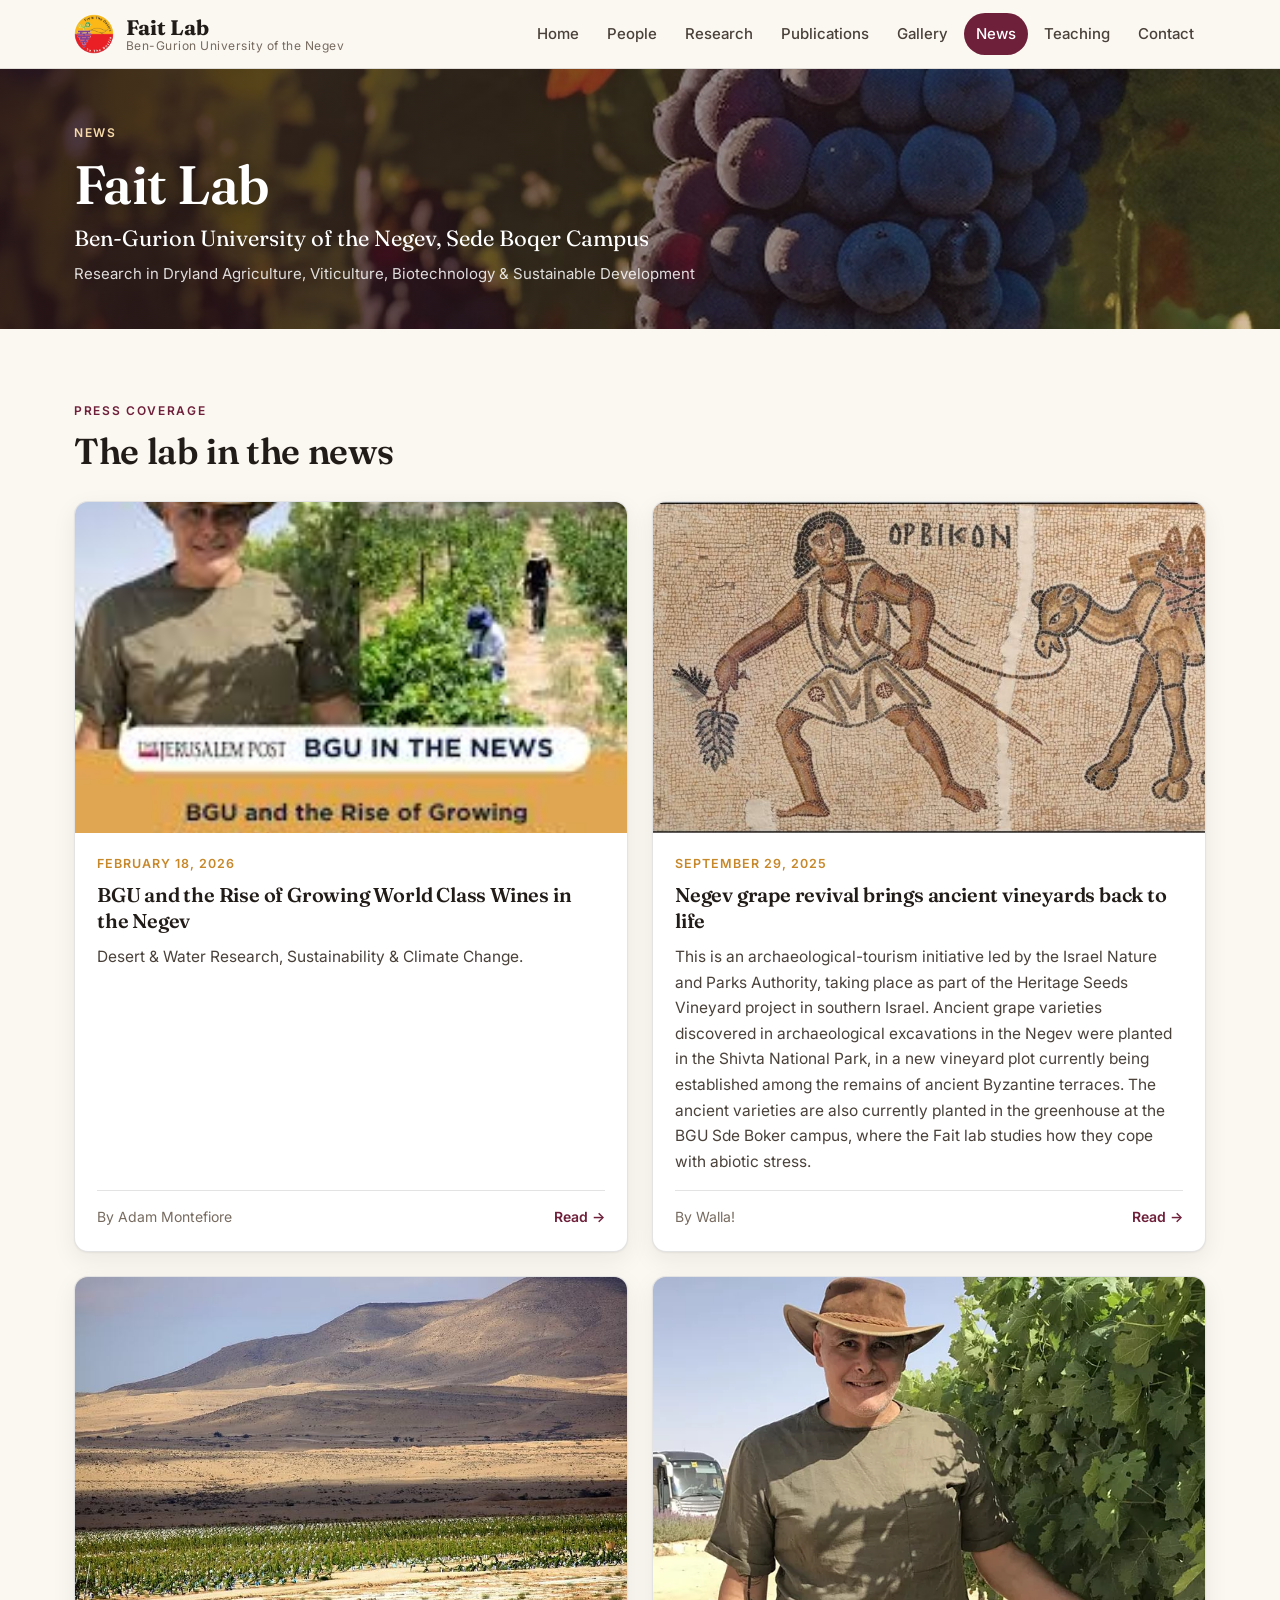
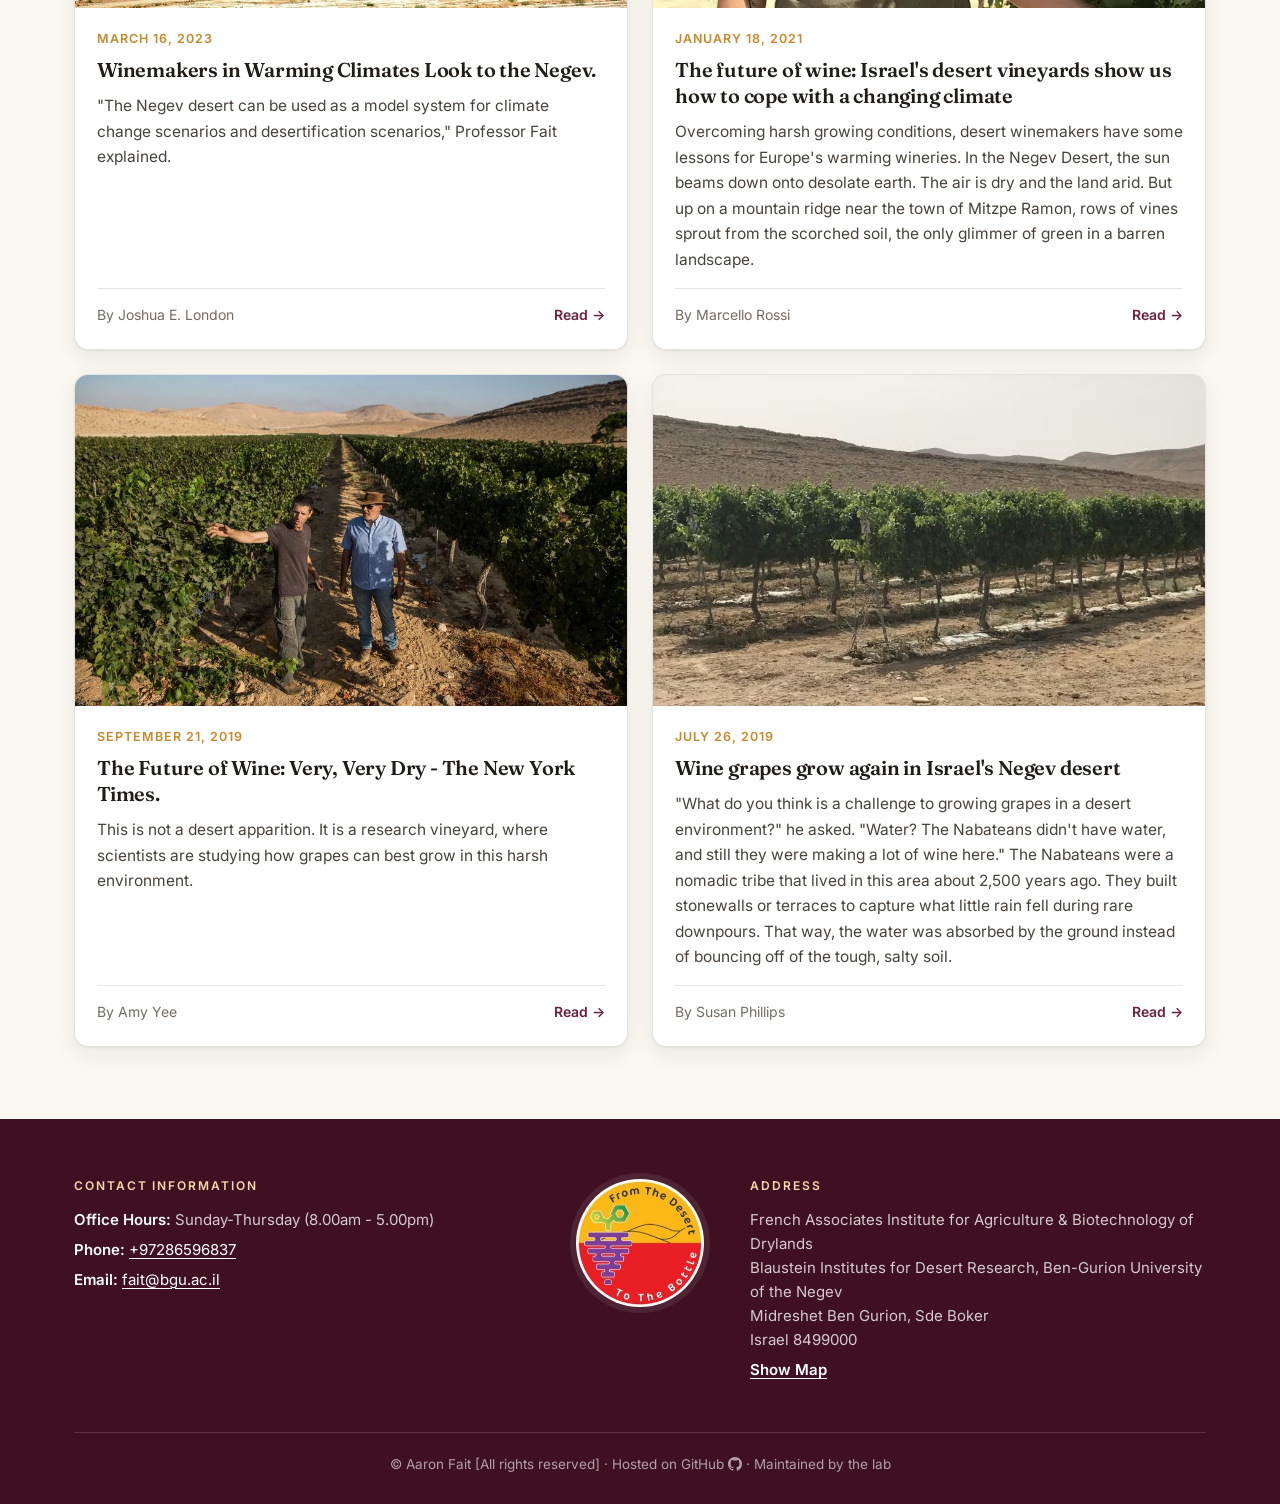
<file: news.html>
<!DOCTYPE html>
<html lang="en">
<head>
<meta charset="utf-8">
<meta name="viewport" content="width=device-width, initial-scale=1, viewport-fit=cover">
<title>News | Fait Lab</title>
<meta name="description" content="Fait Lab in the news, Ben-Gurion University of the Negev">
<meta name="theme-color" content="#3f1022">
<meta property="og:type" content="website">
<meta property="og:site_name" content="Fait Lab">
<meta property="og:title" content="News | Fait Lab">
<meta property="og:description" content="Fait Lab in the news, Ben-Gurion University of the Negev">
<link rel="icon" href="assets/img/t-generic-logo.jpg">
<link rel="preconnect" href="https://fonts.googleapis.com">
<link rel="preconnect" href="https://fonts.gstatic.com" crossorigin>
<link href="https://fonts.googleapis.com/css2?family=Fraunces:opsz,wght@9..144,300;9..144,400;9..144,600;9..144,700&amp;family=Inter:wght@400;500;600;700&amp;display=swap" rel="stylesheet">
<link rel="stylesheet" href="assets/css/site.css">
</head>
<body>
<a class="skip-link" href="#main">Skip to content</a>
<header class="site-header">
  <div class="wrap">
    <a class="brand" href="index.html" aria-label="Fait Lab home">
      <img src="assets/img/t-generic-logo.jpg" width="40" height="40" alt="">
      <span class="brand-text"><span class="brand-name">Fait Lab</span><span class="brand-sub">Ben-Gurion University of the Negev</span></span>
    </a>
    <button class="nav-toggle" type="button" aria-controls="site-nav" aria-expanded="false" aria-label="Menu"><svg viewBox="0 0 24 24" fill="none" stroke="currentColor" stroke-width="2" stroke-linecap="round" aria-hidden="true"><path d="M4 7h16M4 12h16M4 17h16"/></svg></button>
    <nav class="site-nav" id="site-nav" aria-label="Main">
      <ul>
        <li><a href="index.html">Home</a></li><li><a href="people.html">People</a></li><li><a href="research.html">Research</a></li><li><a href="publications.html">Publications</a></li><li><a href="gallery.html">Gallery</a></li><li><a href="news.html" aria-current="page">News</a></li><li><a href="teaching.html">Teaching</a></li><li><a href="contact.html">Contact</a></li>
      </ul>
    </nav>
  </div>
</header>
<section class="banner" style="background-image:url('assets/img/the-grape.jpg')">
  <div class="wrap">
    <span class="eyebrow">News</span>
    <h1>Fait Lab</h1>
    <p class="banner-uni">Ben-Gurion University of the Negev, Sede Boqer Campus</p>
    <p class="banner-tag">Research in Dryland Agriculture, Viticulture, Biotechnology &amp; Sustainable Development</p>
  </div>
</section>
<main id="main">
<section class="section">
  <div class="wrap">
    <div class="section-head"><div><span class="kicker">Press coverage</span><h2>The lab in the news</h2></div></div>
    <div class="card-grid two">
      <article class="card">
  <a class="card-media" href="https://www.jpost.com/food-recipes/article-884896" tabindex="-1" aria-hidden="true"><img src="assets/img/bgu-in-the-news.jpg" width="225" height="225" alt="" loading="lazy" decoding="async"></a>
  <div class="card-body">
    <div class="card-date">February 18, 2026</div>
    <h3><a href="https://www.jpost.com/food-recipes/article-884896">BGU and the Rise of Growing World Class Wines in the Negev</a></h3>
    <p>Desert &amp; Water Research, Sustainability &amp; Climate Change.</p>
    <div class="card-foot"><span>By Adam Montefiore</span><a class="more" href="https://www.jpost.com/food-recipes/article-884896">Read &rarr;</a></div>
  </div>
</article><article class="card">
  <a class="card-media" href="https://www.jpost.com/archaeology/article-868940" tabindex="-1" aria-hidden="true"><img src="assets/img/ancient-man-transporting-wine-sm.jpg" srcset="assets/img/ancient-man-transporting-wine-sm.jpg 900w, assets/img/ancient-man-transporting-wine.jpg 1280w" sizes="(max-width: 640px) 100vw, 580px" width="1280" height="720" alt="" loading="lazy" decoding="async"></a>
  <div class="card-body">
    <div class="card-date">September 29, 2025</div>
    <h3><a href="https://www.jpost.com/archaeology/article-868940">Negev grape revival brings ancient vineyards back to life</a></h3>
    <p>This is an archaeological-tourism initiative led by the Israel Nature and Parks Authority, taking place as part of the Heritage Seeds Vineyard project in southern Israel. Ancient grape varieties discovered in archaeological excavations in the Negev were planted in the Shivta National Park, in a new vineyard plot currently being established among the remains of ancient Byzantine terraces. The ancient varieties are also currently planted in the greenhouse at the BGU Sde Boker campus, where the Fait lab studies how they cope with abiotic stress.</p>
    <div class="card-foot"><span>By Walla!</span><a class="more" href="https://www.jpost.com/archaeology/article-868940">Read &rarr;</a></div>
  </div>
</article><article class="card">
  <a class="card-media" href="https://www.jlinkwineguide.com/post/winemakers-in-warming-climates-look-to-the-negev" tabindex="-1" aria-hidden="true"><img src="assets/img/grapes-growing-in-the-negev-desert-sm.jpg" srcset="assets/img/grapes-growing-in-the-negev-desert-sm.jpg 900w, assets/img/grapes-growing-in-the-negev-desert.jpg 940w" sizes="(max-width: 640px) 100vw, 580px" width="940" height="627" alt="" loading="lazy" decoding="async"></a>
  <div class="card-body">
    <div class="card-date">March 16, 2023</div>
    <h3><a href="https://www.jlinkwineguide.com/post/winemakers-in-warming-climates-look-to-the-negev">Winemakers in Warming Climates Look to the Negev.</a></h3>
    <p>&quot;The Negev desert can be used as a model system for climate change scenarios and desertification scenarios,&quot; Professor Fait explained.</p>
    <div class="card-foot"><span>By Joshua E. London</span><a class="more" href="https://www.jlinkwineguide.com/post/winemakers-in-warming-climates-look-to-the-negev">Read &rarr;</a></div>
  </div>
</article><article class="card">
  <a class="card-media" href="https://www.euronews.com/2021/01/18/the-future-of-wine-israel-s-desert-vineyards-show-us-how-to-cope-with-a-changing-climate" tabindex="-1" aria-hidden="true"><img src="assets/img/aaron-euronews.jpg" width="750" height="422" alt="" loading="lazy" decoding="async"></a>
  <div class="card-body">
    <div class="card-date">January 18, 2021</div>
    <h3><a href="https://www.euronews.com/2021/01/18/the-future-of-wine-israel-s-desert-vineyards-show-us-how-to-cope-with-a-changing-climate">The future of wine: Israel&#x27;s desert vineyards show us how to cope with a changing climate</a></h3>
    <p>Overcoming harsh growing conditions, desert winemakers have some lessons for Europe&#x27;s warming wineries. In the Negev Desert, the sun beams down onto desolate earth. The air is dry and the land arid. But up on a mountain ridge near the town of Mitzpe Ramon, rows of vines sprout from the scorched soil, the only glimmer of green in a barren landscape.</p>
    <div class="card-foot"><span>By Marcello Rossi</span><a class="more" href="https://www.euronews.com/2021/01/18/the-future-of-wine-israel-s-desert-vineyards-show-us-how-to-cope-with-a-changing-climate">Read &rarr;</a></div>
  </div>
</article><article class="card">
  <a class="card-media" href="https://www.nytimes.com/2019/09/21/climate/wine-climate-change-israel.html" tabindex="-1" aria-hidden="true"><img src="assets/img/israel-wine-sm.jpg" srcset="assets/img/israel-wine-sm.jpg 900w, assets/img/israel-wine.jpg 1800w" sizes="(max-width: 640px) 100vw, 580px" width="1800" height="1149" alt="" loading="lazy" decoding="async"></a>
  <div class="card-body">
    <div class="card-date">September 21, 2019</div>
    <h3><a href="https://www.nytimes.com/2019/09/21/climate/wine-climate-change-israel.html">The Future of Wine: Very, Very Dry - The New York Times.</a></h3>
    <p>This is not a desert apparition. It is a research vineyard, where scientists are studying how grapes can best grow in this harsh environment.</p>
    <div class="card-foot"><span>By Amy Yee</span><a class="more" href="https://www.nytimes.com/2019/09/21/climate/wine-climate-change-israel.html">Read &rarr;</a></div>
  </div>
</article><article class="card">
  <a class="card-media" href="https://whyy.org/segments/wine-grapes-grow-again-in-israels-negev-desert/" tabindex="-1" aria-hidden="true"><img src="assets/img/wine-in-the-negev.jpg" width="768" height="471" alt="" loading="lazy" decoding="async"></a>
  <div class="card-body">
    <div class="card-date">July 26, 2019</div>
    <h3><a href="https://whyy.org/segments/wine-grapes-grow-again-in-israels-negev-desert/">Wine grapes grow again in Israel&#x27;s Negev desert</a></h3>
    <p>&quot;What do you think is a challenge to growing grapes in a desert environment?&quot; he asked. &quot;Water? The Nabateans didn&#x27;t have water, and still they were making a lot of wine here.&quot; The Nabateans were a nomadic tribe that lived in this area about 2,500 years ago. They built stonewalls or terraces to capture what little rain fell during rare downpours. That way, the water was absorbed by the ground instead of bouncing off of the tough, salty soil.</p>
    <div class="card-foot"><span>By Susan Phillips</span><a class="more" href="https://whyy.org/segments/wine-grapes-grow-again-in-israels-negev-desert/">Read &rarr;</a></div>
  </div>
</article>
    </div>
  </div>
</section>
</main>
<footer class="site-footer">
  <div class="wrap">
    <div class="footer-grid">
      <div>
        <h2>Contact Information</h2>
        <p><b>Office Hours:</b> Sunday-Thursday (8.00am - 5.00pm)</p>
        <p><b>Phone:</b> <a href="tel:+97286596837">+97286596837</a></p>
        <p><b>Email:</b> <a href="mailto:fait@bgu.ac.il">fait@bgu.ac.il</a></p>
      </div>
      <div class="footer-logo">
        <img src="assets/img/t-generic-logo.jpg" width="128" height="128" alt="Fait Lab logo: From the Desert to the Bottle" loading="lazy">
      </div>
      <div>
        <h2>Address</h2>
        <p>French Associates Institute for Agriculture &amp; Biotechnology of Drylands<br>
        Blaustein Institutes for Desert Research, Ben-Gurion University of the Negev<br>
        Midreshet Ben Gurion, Sde Boker<br>
        Israel 8499000</p>
        <p class="footer-links"><a href="https://maps.app.goo.gl/THDbeEdi3e9BvFJL7">Show Map</a></p>
      </div>
    </div>
    <div class="footer-bottom">
      &copy; Aaron Fait [All rights reserved] &middot; Hosted on GitHub <svg viewBox="0 0 16 16" aria-hidden="true"><path d="M8 0C3.58 0 0 3.58 0 8c0 3.54 2.29 6.53 5.47 7.59.4.07.55-.17.55-.38 0-.19-.01-.82-.01-1.49-2.01.37-2.53-.49-2.69-.94-.09-.23-.48-.94-.82-1.13-.28-.15-.68-.52-.01-.53.63-.01 1.08.58 1.23.82.72 1.21 1.87.87 2.33.66.07-.52.28-.87.51-1.07-1.78-.2-3.64-.89-3.64-3.95 0-.87.31-1.59.82-2.15-.08-.2-.36-1.02.08-2.12 0 0 .67-.21 2.2.82.64-.18 1.32-.27 2-.27.68 0 1.36.09 2 .27 1.53-1.04 2.2-.82 2.2-.82.44 1.1.16 1.92.08 2.12.51.56.82 1.27.82 2.15 0 3.07-1.87 3.75-3.65 3.95.29.25.54.73.54 1.48 0 1.07-.01 1.93-.01 2.2 0 .21.15.46.55.38A8.013 8.013 0 0016 8c0-4.42-3.58-8-8-8z"/></svg> &middot; Maintained by the lab
    </div>
  </div>
</footer>
<script src="assets/js/site.js" defer></script>
</body>
</html>
</file>
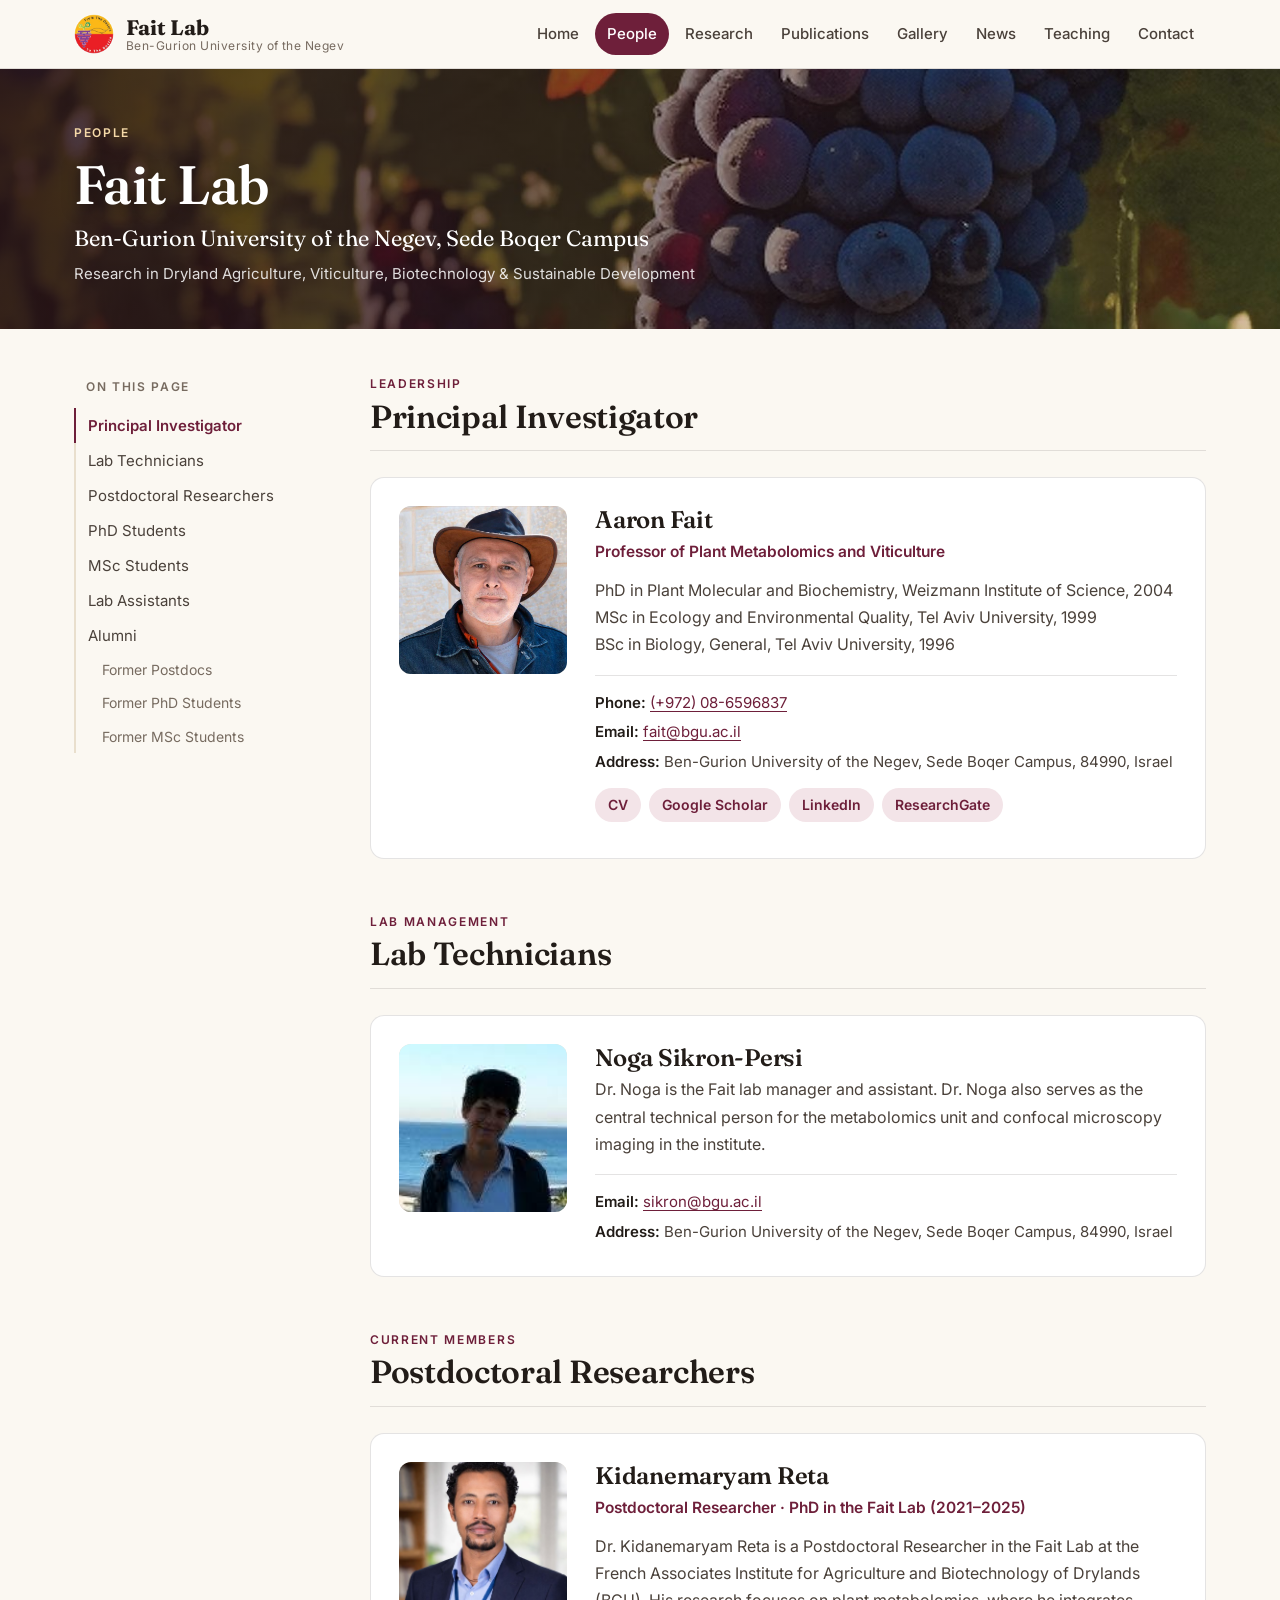
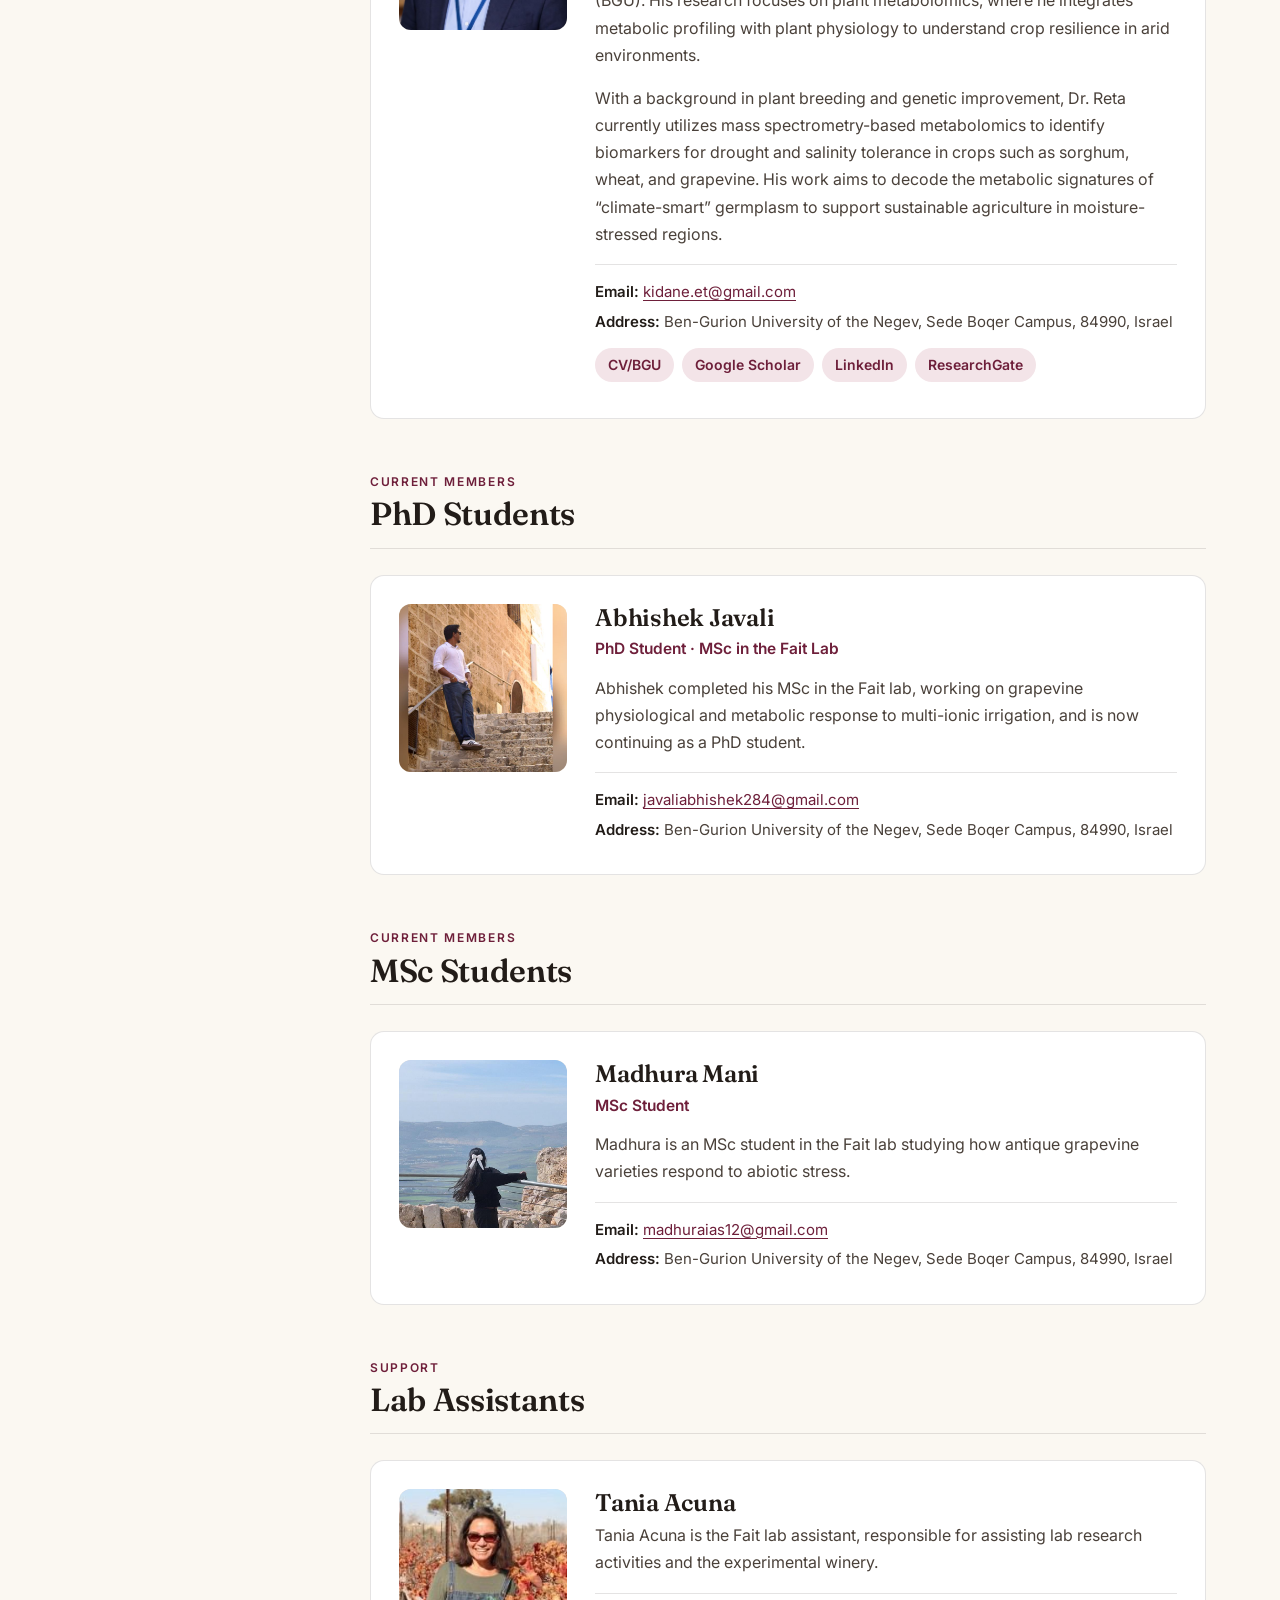
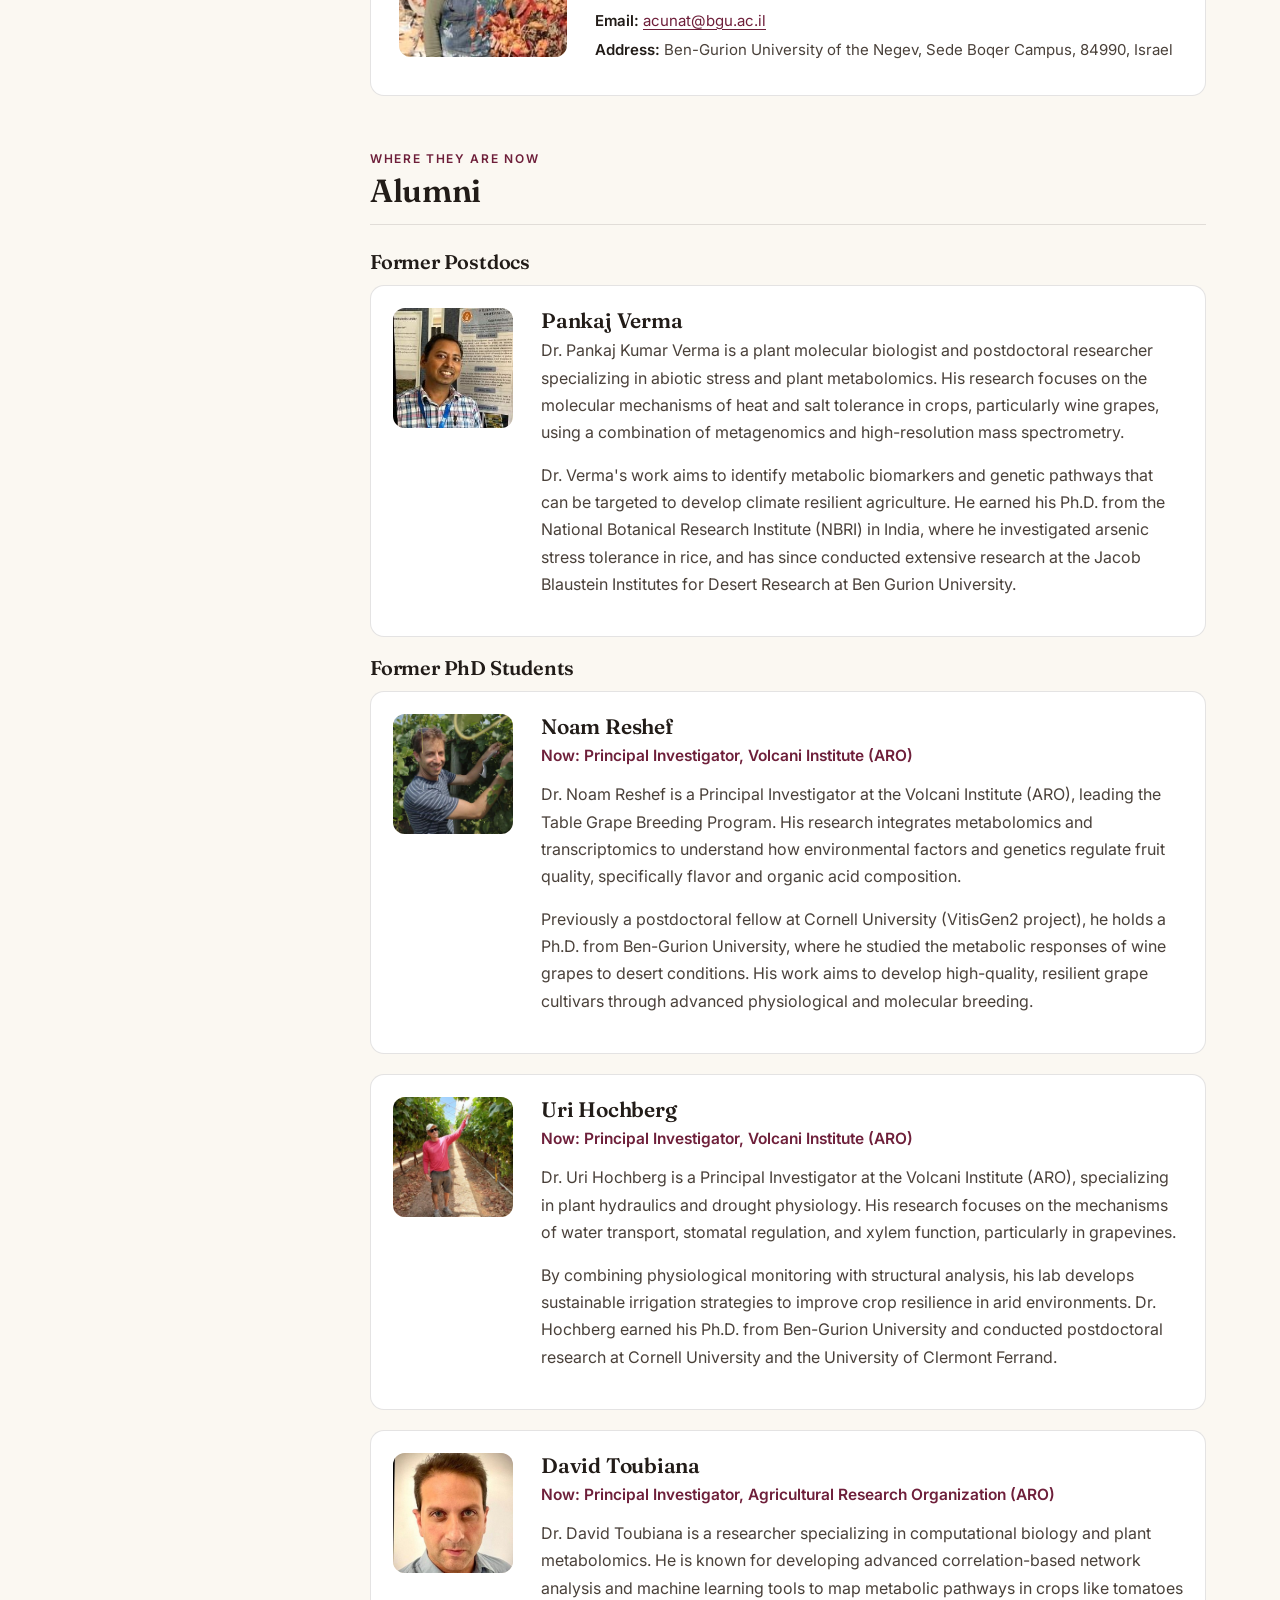
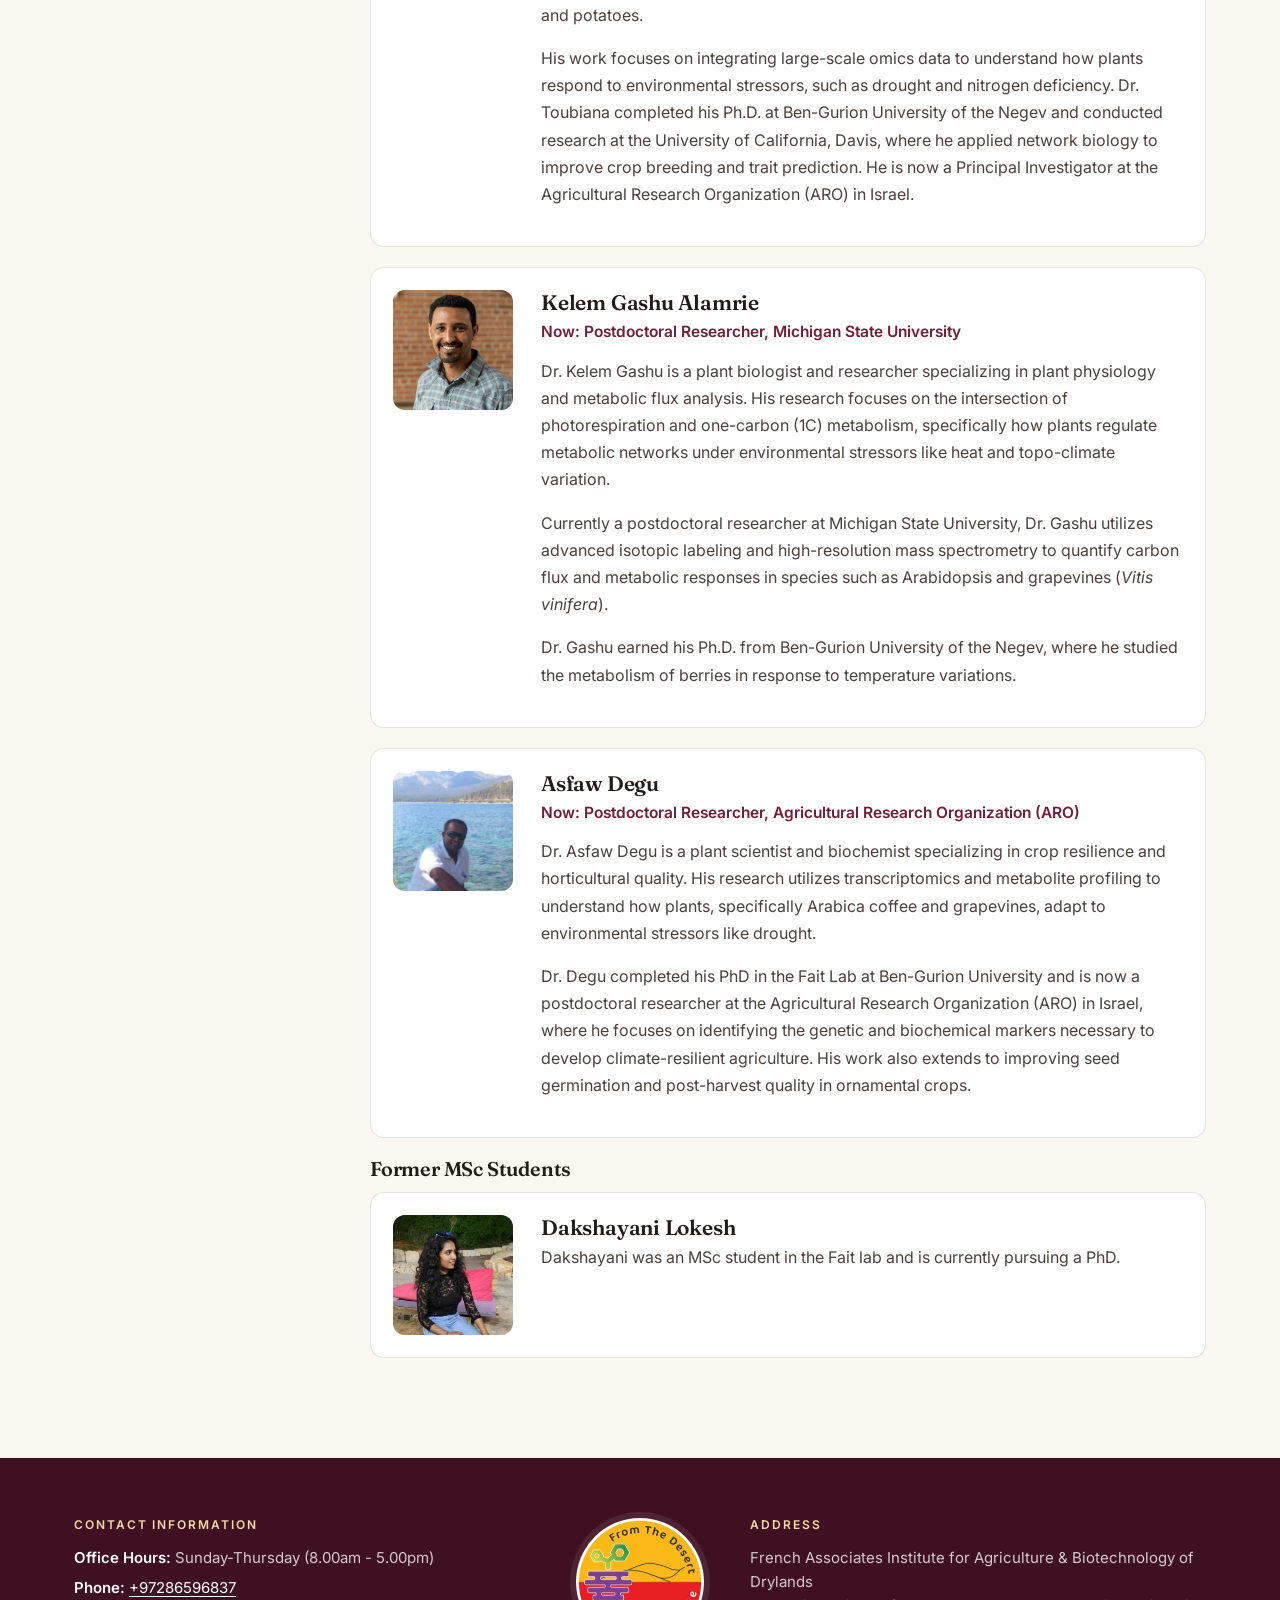
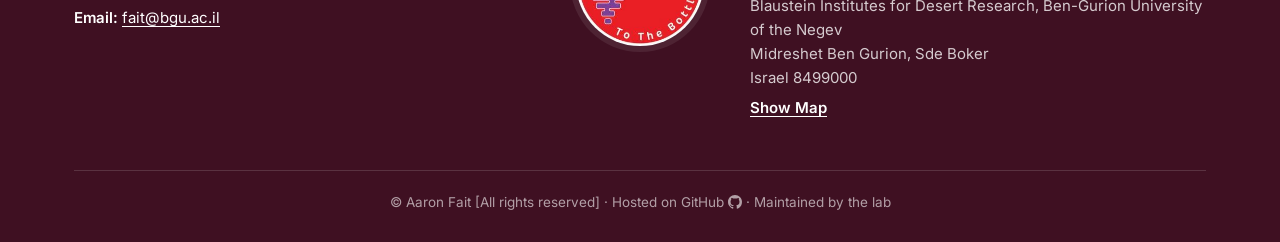
<file: people.html>
<!DOCTYPE html>
<html lang="en">
<head>
<meta charset="utf-8">
<meta name="viewport" content="width=device-width, initial-scale=1, viewport-fit=cover">
<title>People | Fait Lab</title>
<meta name="description" content="People of the Fait Lab, Ben-Gurion University of the Negev">
<meta name="theme-color" content="#3f1022">
<meta property="og:type" content="website">
<meta property="og:site_name" content="Fait Lab">
<meta property="og:title" content="People | Fait Lab">
<meta property="og:description" content="People of the Fait Lab, Ben-Gurion University of the Negev">
<link rel="icon" href="assets/img/t-generic-logo.jpg">
<link rel="preconnect" href="https://fonts.googleapis.com">
<link rel="preconnect" href="https://fonts.gstatic.com" crossorigin>
<link href="https://fonts.googleapis.com/css2?family=Fraunces:opsz,wght@9..144,300;9..144,400;9..144,600;9..144,700&amp;family=Inter:wght@400;500;600;700&amp;display=swap" rel="stylesheet">
<link rel="stylesheet" href="assets/css/site.css">
</head>
<body>
<a class="skip-link" href="#main">Skip to content</a>
<header class="site-header">
  <div class="wrap">
    <a class="brand" href="index.html" aria-label="Fait Lab home">
      <img src="assets/img/t-generic-logo.jpg" width="40" height="40" alt="">
      <span class="brand-text"><span class="brand-name">Fait Lab</span><span class="brand-sub">Ben-Gurion University of the Negev</span></span>
    </a>
    <button class="nav-toggle" type="button" aria-controls="site-nav" aria-expanded="false" aria-label="Menu"><svg viewBox="0 0 24 24" fill="none" stroke="currentColor" stroke-width="2" stroke-linecap="round" aria-hidden="true"><path d="M4 7h16M4 12h16M4 17h16"/></svg></button>
    <nav class="site-nav" id="site-nav" aria-label="Main">
      <ul>
        <li><a href="index.html">Home</a></li><li><a href="people.html" aria-current="page">People</a></li><li><a href="research.html">Research</a></li><li><a href="publications.html">Publications</a></li><li><a href="gallery.html">Gallery</a></li><li><a href="news.html">News</a></li><li><a href="teaching.html">Teaching</a></li><li><a href="contact.html">Contact</a></li>
      </ul>
    </nav>
  </div>
</header>
<section class="banner" style="background-image:url('assets/img/the-grape.jpg')">
  <div class="wrap">
    <span class="eyebrow">People</span>
    <h1>Fait Lab</h1>
    <p class="banner-uni">Ben-Gurion University of the Negev, Sede Boqer Campus</p>
    <p class="banner-tag">Research in Dryland Agriculture, Viticulture, Biotechnology &amp; Sustainable Development</p>
  </div>
</section>
<main id="main">
<div class="page"><div class="wrap"><div class="page-layout">
<aside class="toc" aria-label="Sections"><p class="toc-title">On this page</p><ul><li><a href="#principalinvestigator">Principal Investigator</a></li><li><a href="#technicians">Lab Technicians</a></li><li><a href="#postdocs">Postdoctoral Researchers</a></li><li><a href="#phd">PhD Students</a></li><li><a href="#msc">MSc Students</a></li><li><a href="#assistant">Lab Assistants</a></li><li><a href="#alumni">Alumni</a></li><li><a class="sub" href="#alumni-postdoc">Former Postdocs</a></li><li><a class="sub" href="#alumni-phd">Former PhD Students</a></li><li><a class="sub" href="#alumni-msc">Former MSc Students</a></li></ul></aside>
<div>
<section class="block" id="principalinvestigator">
  <h2 class="block-title"><small>Leadership</small>Principal Investigator</h2>
  <article class="person">
  <div class="person-photo"><img src="assets/img/t-aaron.jpg" width="640" height="640" alt="Aaron Fait" loading="lazy" decoding="async"></div>
  <div>
    <h3>Aaron Fait</h3>
    <p class="role">Professor of Plant Metabolomics and Viticulture</p><p>PhD in Plant Molecular and Biochemistry, Weizmann Institute of Science, 2004<br>MSc in Ecology and Environmental Quality, Tel Aviv University, 1999<br>BSc in Biology, General, Tel Aviv University, 1996</p><ul class="meta"><li><b>Phone:</b> <a href="tel:+97286596837">(+972) 08-6596837</a></li><li><b>Email:</b> <a href="mailto:fait@bgu.ac.il">fait@bgu.ac.il</a></li><li><b>Address:</b> Ben-Gurion University of the Negev, Sede Boqer Campus, 84990, Israel</li></ul><ul class="pills"><li><a href="https://in.bgu.ac.il/en/bidr/FAAB/Pages/fait.aspx">CV</a></li><li><a href="https://scholar.google.com/citations?user=4f9KtdAAAAAJ&amp;hl=en&amp;oi=ao">Google Scholar</a></li><li><a href="https://www.linkedin.com/in/aaron-fait-101310103/">LinkedIn</a></li><li><a href="https://www.researchgate.net/profile/Aaron-Fait">ResearchGate</a></li></ul>
  </div>
</article>
</section>

<section class="block" id="technicians">
  <h2 class="block-title"><small>Lab management</small>Lab Technicians</h2>
  <article class="person">
  <div class="person-photo"><img src="assets/img/t-noga-sikron.jpg" width="127" height="127" alt="Noga Sikron-Persi" loading="lazy" decoding="async"></div>
  <div>
    <h3>Noga Sikron-Persi</h3>
    <p>Dr. Noga is the Fait lab manager and assistant. Dr. Noga also serves as the central technical person for the metabolomics unit and confocal microscopy imaging in the institute.</p><ul class="meta"><li><b>Email:</b> <a href="mailto:sikron@bgu.ac.il">sikron@bgu.ac.il</a></li><li><b>Address:</b> Ben-Gurion University of the Negev, Sede Boqer Campus, 84990, Israel</li></ul>
  </div>
</article>
</section>

<section class="block" id="postdocs">
  <h2 class="block-title"><small>Current members</small>Postdoctoral Researchers</h2>
  <article class="person">
  <div class="person-photo"><img src="assets/img/t-kidane.jpg" width="699" height="900" alt="Kidanemaryam Reta" loading="lazy" decoding="async"></div>
  <div>
    <h3>Kidanemaryam Reta</h3>
    <p class="role">Postdoctoral Researcher &middot; PhD in the Fait Lab (2021&ndash;2025)</p><p>Dr. Kidanemaryam Reta is a Postdoctoral Researcher in the Fait Lab at the French Associates Institute for Agriculture and Biotechnology of Drylands (BGU). His research focuses on plant metabolomics, where he integrates metabolic profiling with plant physiology to understand crop resilience in arid environments.</p><p>With a background in plant breeding and genetic improvement, Dr. Reta currently utilizes mass spectrometry-based metabolomics to identify biomarkers for drought and salinity tolerance in crops such as sorghum, wheat, and grapevine. His work aims to decode the metabolic signatures of “climate-smart” germplasm to support sustainable agriculture in moisture-stressed regions.</p><ul class="meta"><li><b>Email:</b> <a href="mailto:kidane.et@gmail.com">kidane.et@gmail.com</a></li><li><b>Address:</b> Ben-Gurion University of the Negev, Sede Boqer Campus, 84990, Israel</li></ul><ul class="pills"><li><a href="https://www.bgu.ac.il/en/people/retakid/">CV/BGU</a></li><li><a href="https://scholar.google.com/citations?user=0C-PTFgAAAAJ&amp;hl=en">Google Scholar</a></li><li><a href="https://www.linkedin.com/in/kidanemaryam/?originalSubdomain=il">LinkedIn</a></li><li><a href="https://www.researchgate.net/profile/Kidanemaryam-Reta">ResearchGate</a></li></ul>
  </div>
</article>
</section>

<section class="block" id="phd">
  <h2 class="block-title"><small>Current members</small>PhD Students</h2>
  <article class="person">
  <div class="person-photo"><img src="assets/img/t-abhishek.jpg" width="640" height="640" alt="Abhishek Javali" loading="lazy" decoding="async"></div>
  <div>
    <h3>Abhishek Javali</h3>
    <p class="role">PhD Student &middot; MSc in the Fait Lab</p><p>Abhishek completed his MSc in the Fait lab, working on grapevine physiological and metabolic response to multi-ionic irrigation, and is now continuing as a PhD student.</p><ul class="meta"><li><b>Email:</b> <a href="mailto:javaliabhishek284@gmail.com">javaliabhishek284@gmail.com</a></li><li><b>Address:</b> Ben-Gurion University of the Negev, Sede Boqer Campus, 84990, Israel</li></ul>
  </div>
</article>
</section>

<section class="block" id="msc">
  <h2 class="block-title"><small>Current members</small>MSc Students</h2>
  <article class="person">
  <div class="person-photo"><img src="assets/img/t-madhura-mani.jpg" width="640" height="640" alt="Madhura Mani" loading="lazy" decoding="async"></div>
  <div>
    <h3>Madhura Mani</h3>
    <p class="role">MSc Student</p><p>Madhura is an MSc student in the Fait lab studying how antique grapevine varieties respond to abiotic stress.</p><ul class="meta"><li><b>Email:</b> <a href="mailto:madhuraias12@gmail.com">madhuraias12@gmail.com</a></li><li><b>Address:</b> Ben-Gurion University of the Negev, Sede Boqer Campus, 84990, Israel</li></ul>
  </div>
</article>
</section>

<section class="block" id="assistant">
  <h2 class="block-title"><small>Support</small>Lab Assistants</h2>
  <article class="person">
  <div class="person-photo"><img src="assets/img/t-tania-acuna.jpg" width="200" height="200" alt="Tania Acuna" loading="lazy" decoding="async"></div>
  <div>
    <h3>Tania Acuna</h3>
    <p>Tania Acuna is the Fait lab assistant, responsible for assisting lab research activities and the experimental winery.</p><ul class="meta"><li><b>Email:</b> <a href="mailto:acunat@bgu.ac.il">acunat@bgu.ac.il</a></li><li><b>Address:</b> Ben-Gurion University of the Negev, Sede Boqer Campus, 84990, Israel</li></ul>
  </div>
</article>
</section>

<section class="block" id="alumni">
  <h2 class="block-title"><small>Where they are now</small>Alumni</h2>
  <h3 class="group-title" id="alumni-postdoc">Former Postdocs</h3>
  <article class="person compact">
  <div class="person-photo"><img src="assets/img/t-pankaj-verma.jpg" width="200" height="200" alt="Pankaj Verma" loading="lazy" decoding="async"></div>
  <div>
    <h3>Pankaj Verma</h3>
    <p>Dr. Pankaj Kumar Verma is a plant molecular biologist and postdoctoral researcher specializing in abiotic stress and plant metabolomics. His research focuses on the molecular mechanisms of heat and salt tolerance in crops, particularly wine grapes, using a combination of metagenomics and high-resolution mass spectrometry.</p><p>Dr. Verma's work aims to identify metabolic biomarkers and genetic pathways that can be targeted to develop climate resilient agriculture. He earned his Ph.D. from the National Botanical Research Institute (NBRI) in India, where he investigated arsenic stress tolerance in rice, and has since conducted extensive research at the Jacob Blaustein Institutes for Desert Research at Ben Gurion University.</p>
  </div>
</article>
  <h3 class="group-title" id="alumni-phd">Former PhD Students</h3>
  <article class="person compact">
  <div class="person-photo"><img src="assets/img/t-noam-reshef.jpg" width="512" height="512" alt="Noam Reshef" loading="lazy" decoding="async"></div>
  <div>
    <h3>Noam Reshef</h3>
    <p class="role">Now: Principal Investigator, Volcani Institute (ARO)</p><p>Dr. Noam Reshef is a Principal Investigator at the Volcani Institute (ARO), leading the Table Grape Breeding Program. His research integrates metabolomics and transcriptomics to understand how environmental factors and genetics regulate fruit quality, specifically flavor and organic acid composition.</p><p>Previously a postdoctoral fellow at Cornell University (VitisGen2 project), he holds a Ph.D. from Ben-Gurion University, where he studied the metabolic responses of wine grapes to desert conditions. His work aims to develop high-quality, resilient grape cultivars through advanced physiological and molecular breeding.</p>
  </div>
</article>
  <article class="person compact">
  <div class="person-photo"><img src="assets/img/t-uri-hocberg.jpg" width="540" height="720" alt="Uri Hochberg" loading="lazy" decoding="async"></div>
  <div>
    <h3>Uri Hochberg</h3>
    <p class="role">Now: Principal Investigator, Volcani Institute (ARO)</p><p>Dr. Uri Hochberg is a Principal Investigator at the Volcani Institute (ARO), specializing in plant hydraulics and drought physiology. His research focuses on the mechanisms of water transport, stomatal regulation, and xylem function, particularly in grapevines.</p><p>By combining physiological monitoring with structural analysis, his lab develops sustainable irrigation strategies to improve crop resilience in arid environments. Dr. Hochberg earned his Ph.D. from Ben-Gurion University and conducted postdoctoral research at Cornell University and the University of Clermont Ferrand.</p>
  </div>
</article>
  <article class="person compact">
  <div class="person-photo"><img src="assets/img/t-david-toubiana.jpg" width="360" height="360" alt="David Toubiana" loading="lazy" decoding="async"></div>
  <div>
    <h3>David Toubiana</h3>
    <p class="role">Now: Principal Investigator, Agricultural Research Organization (ARO)</p><p>Dr. David Toubiana is a researcher specializing in computational biology and plant metabolomics. He is known for developing advanced correlation-based network analysis and machine learning tools to map metabolic pathways in crops like tomatoes and potatoes.</p><p>His work focuses on integrating large-scale omics data to understand how plants respond to environmental stressors, such as drought and nitrogen deficiency. Dr. Toubiana completed his Ph.D. at Ben-Gurion University of the Negev and conducted research at the University of California, Davis, where he applied network biology to improve crop breeding and trait prediction. He is now a Principal Investigator at the Agricultural Research Organization (ARO) in Israel.</p>
  </div>
</article>
  <article class="person compact">
  <div class="person-photo"><img src="assets/img/t-kelem-alamrie.jpg" width="703" height="900" alt="Kelem Gashu Alamrie" loading="lazy" decoding="async"></div>
  <div>
    <h3>Kelem Gashu Alamrie</h3>
    <p class="role">Now: Postdoctoral Researcher, Michigan State University</p><p>Dr. Kelem Gashu is a plant biologist and researcher specializing in plant physiology and metabolic flux analysis. His research focuses on the intersection of photorespiration and one-carbon (1C) metabolism, specifically how plants regulate metabolic networks under environmental stressors like heat and topo-climate variation.</p><p>Currently a postdoctoral researcher at Michigan State University, Dr. Gashu utilizes advanced isotopic labeling and high-resolution mass spectrometry to quantify carbon flux and metabolic responses in species such as Arabidopsis and grapevines (<i>Vitis vinifera</i>).</p><p>Dr. Gashu earned his Ph.D. from Ben-Gurion University of the Negev, where he studied the metabolism of berries in response to temperature variations.</p>
  </div>
</article>
  <article class="person compact">
  <div class="person-photo"><img src="assets/img/t-asfaw-degu.jpg" width="512" height="512" alt="Asfaw Degu" loading="lazy" decoding="async"></div>
  <div>
    <h3>Asfaw Degu</h3>
    <p class="role">Now: Postdoctoral Researcher, Agricultural Research Organization (ARO)</p><p>Dr. Asfaw Degu is a plant scientist and biochemist specializing in crop resilience and horticultural quality. His research utilizes transcriptomics and metabolite profiling to understand how plants, specifically Arabica coffee and grapevines, adapt to environmental stressors like drought.</p><p>Dr. Degu completed his PhD in the Fait Lab at Ben-Gurion University and is now a postdoctoral researcher at the Agricultural Research Organization (ARO) in Israel, where he focuses on identifying the genetic and biochemical markers necessary to develop climate-resilient agriculture. His work also extends to improving seed germination and post-harvest quality in ornamental crops.</p>
  </div>
</article>
  <h3 class="group-title" id="alumni-msc">Former MSc Students</h3>
  <article class="person compact">
  <div class="person-photo"><img src="assets/img/t-dakshayani-lokesh.jpg" width="200" height="200" alt="Dakshayani Lokesh" loading="lazy" decoding="async"></div>
  <div>
    <h3>Dakshayani Lokesh</h3>
    <p>Dakshayani was an MSc student in the Fait lab and is currently pursuing a PhD.</p>
  </div>
</article>
</section>
</div>
</div></div></div>
</main>
<footer class="site-footer">
  <div class="wrap">
    <div class="footer-grid">
      <div>
        <h2>Contact Information</h2>
        <p><b>Office Hours:</b> Sunday-Thursday (8.00am - 5.00pm)</p>
        <p><b>Phone:</b> <a href="tel:+97286596837">+97286596837</a></p>
        <p><b>Email:</b> <a href="mailto:fait@bgu.ac.il">fait@bgu.ac.il</a></p>
      </div>
      <div class="footer-logo">
        <img src="assets/img/t-generic-logo.jpg" width="128" height="128" alt="Fait Lab logo: From the Desert to the Bottle" loading="lazy">
      </div>
      <div>
        <h2>Address</h2>
        <p>French Associates Institute for Agriculture &amp; Biotechnology of Drylands<br>
        Blaustein Institutes for Desert Research, Ben-Gurion University of the Negev<br>
        Midreshet Ben Gurion, Sde Boker<br>
        Israel 8499000</p>
        <p class="footer-links"><a href="https://maps.app.goo.gl/THDbeEdi3e9BvFJL7">Show Map</a></p>
      </div>
    </div>
    <div class="footer-bottom">
      &copy; Aaron Fait [All rights reserved] &middot; Hosted on GitHub <svg viewBox="0 0 16 16" aria-hidden="true"><path d="M8 0C3.58 0 0 3.58 0 8c0 3.54 2.29 6.53 5.47 7.59.4.07.55-.17.55-.38 0-.19-.01-.82-.01-1.49-2.01.37-2.53-.49-2.69-.94-.09-.23-.48-.94-.82-1.13-.28-.15-.68-.52-.01-.53.63-.01 1.08.58 1.23.82.72 1.21 1.87.87 2.33.66.07-.52.28-.87.51-1.07-1.78-.2-3.64-.89-3.64-3.95 0-.87.31-1.59.82-2.15-.08-.2-.36-1.02.08-2.12 0 0 .67-.21 2.2.82.64-.18 1.32-.27 2-.27.68 0 1.36.09 2 .27 1.53-1.04 2.2-.82 2.2-.82.44 1.1.16 1.92.08 2.12.51.56.82 1.27.82 2.15 0 3.07-1.87 3.75-3.65 3.95.29.25.54.73.54 1.48 0 1.07-.01 1.93-.01 2.2 0 .21.15.46.55.38A8.013 8.013 0 0016 8c0-4.42-3.58-8-8-8z"/></svg> &middot; Maintained by the lab
    </div>
  </div>
</footer>
<script src="assets/js/site.js" defer></script>
</body>
</html>
</file>
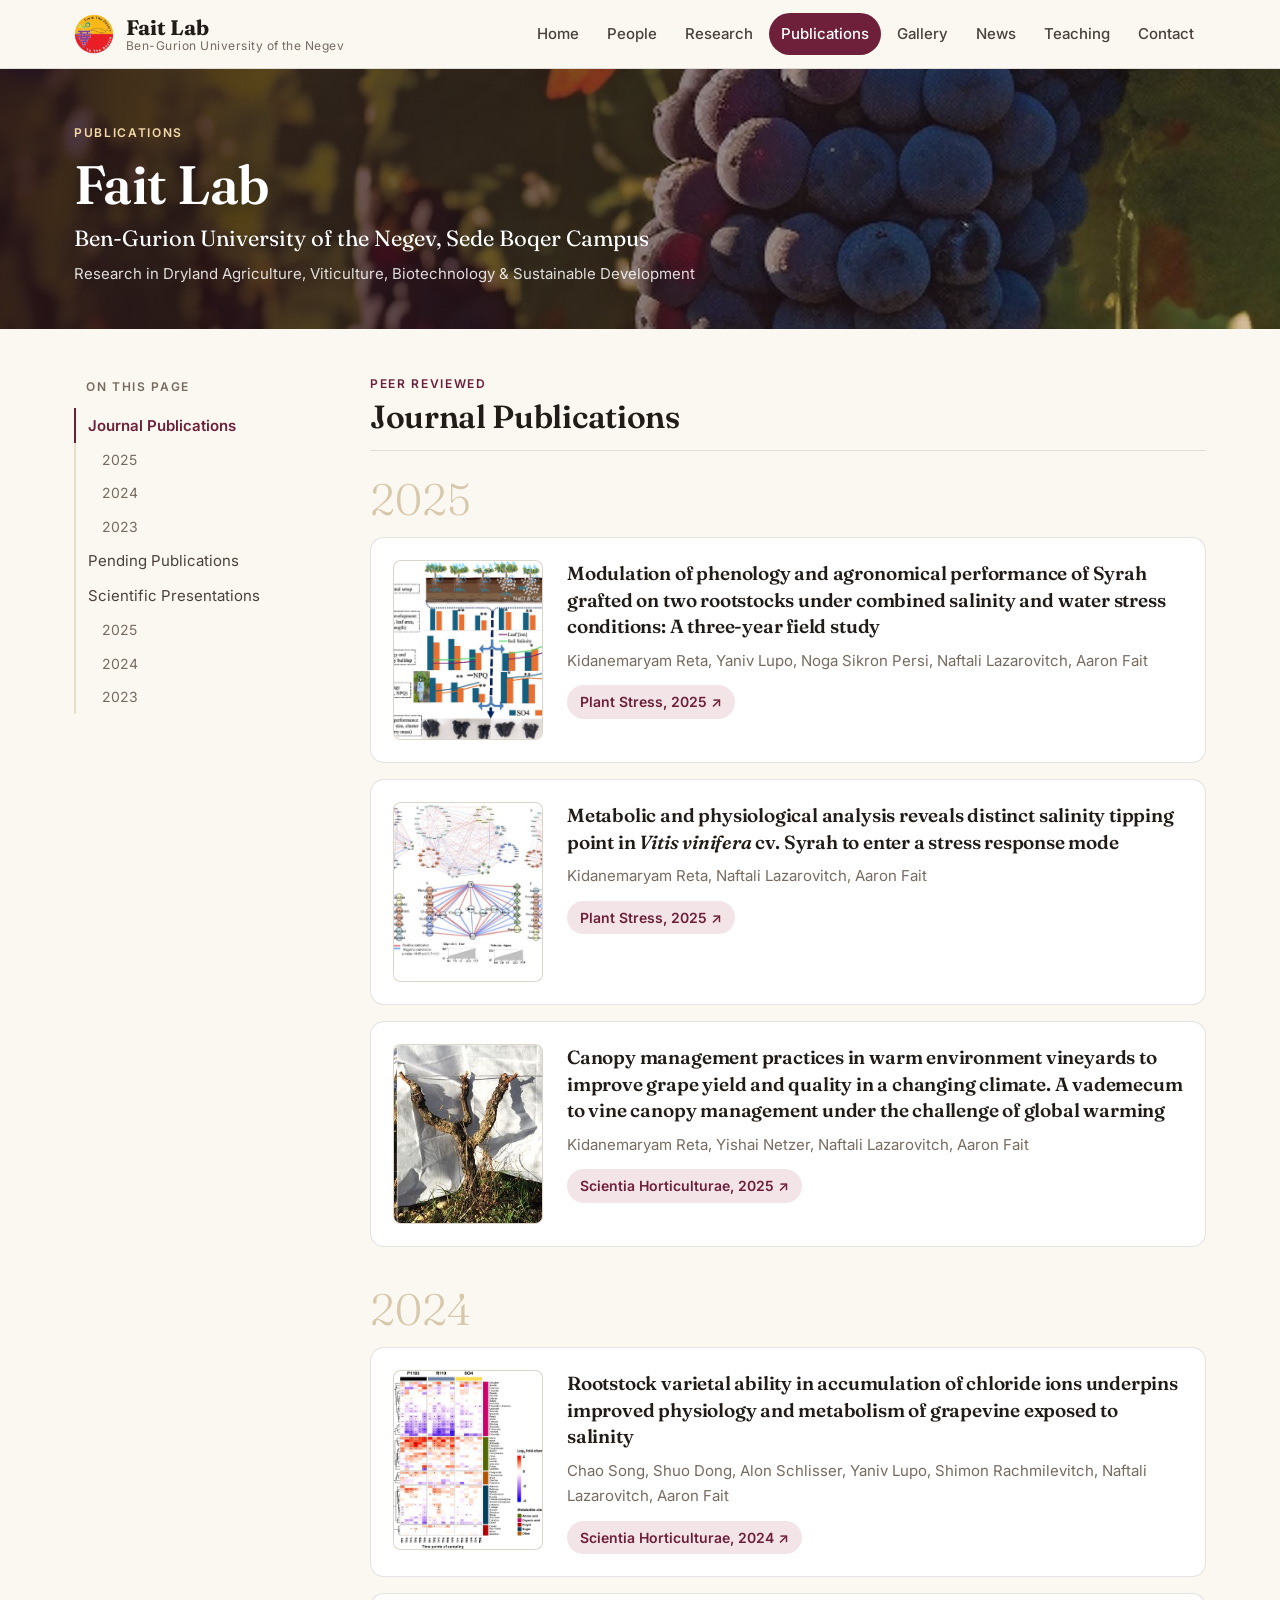
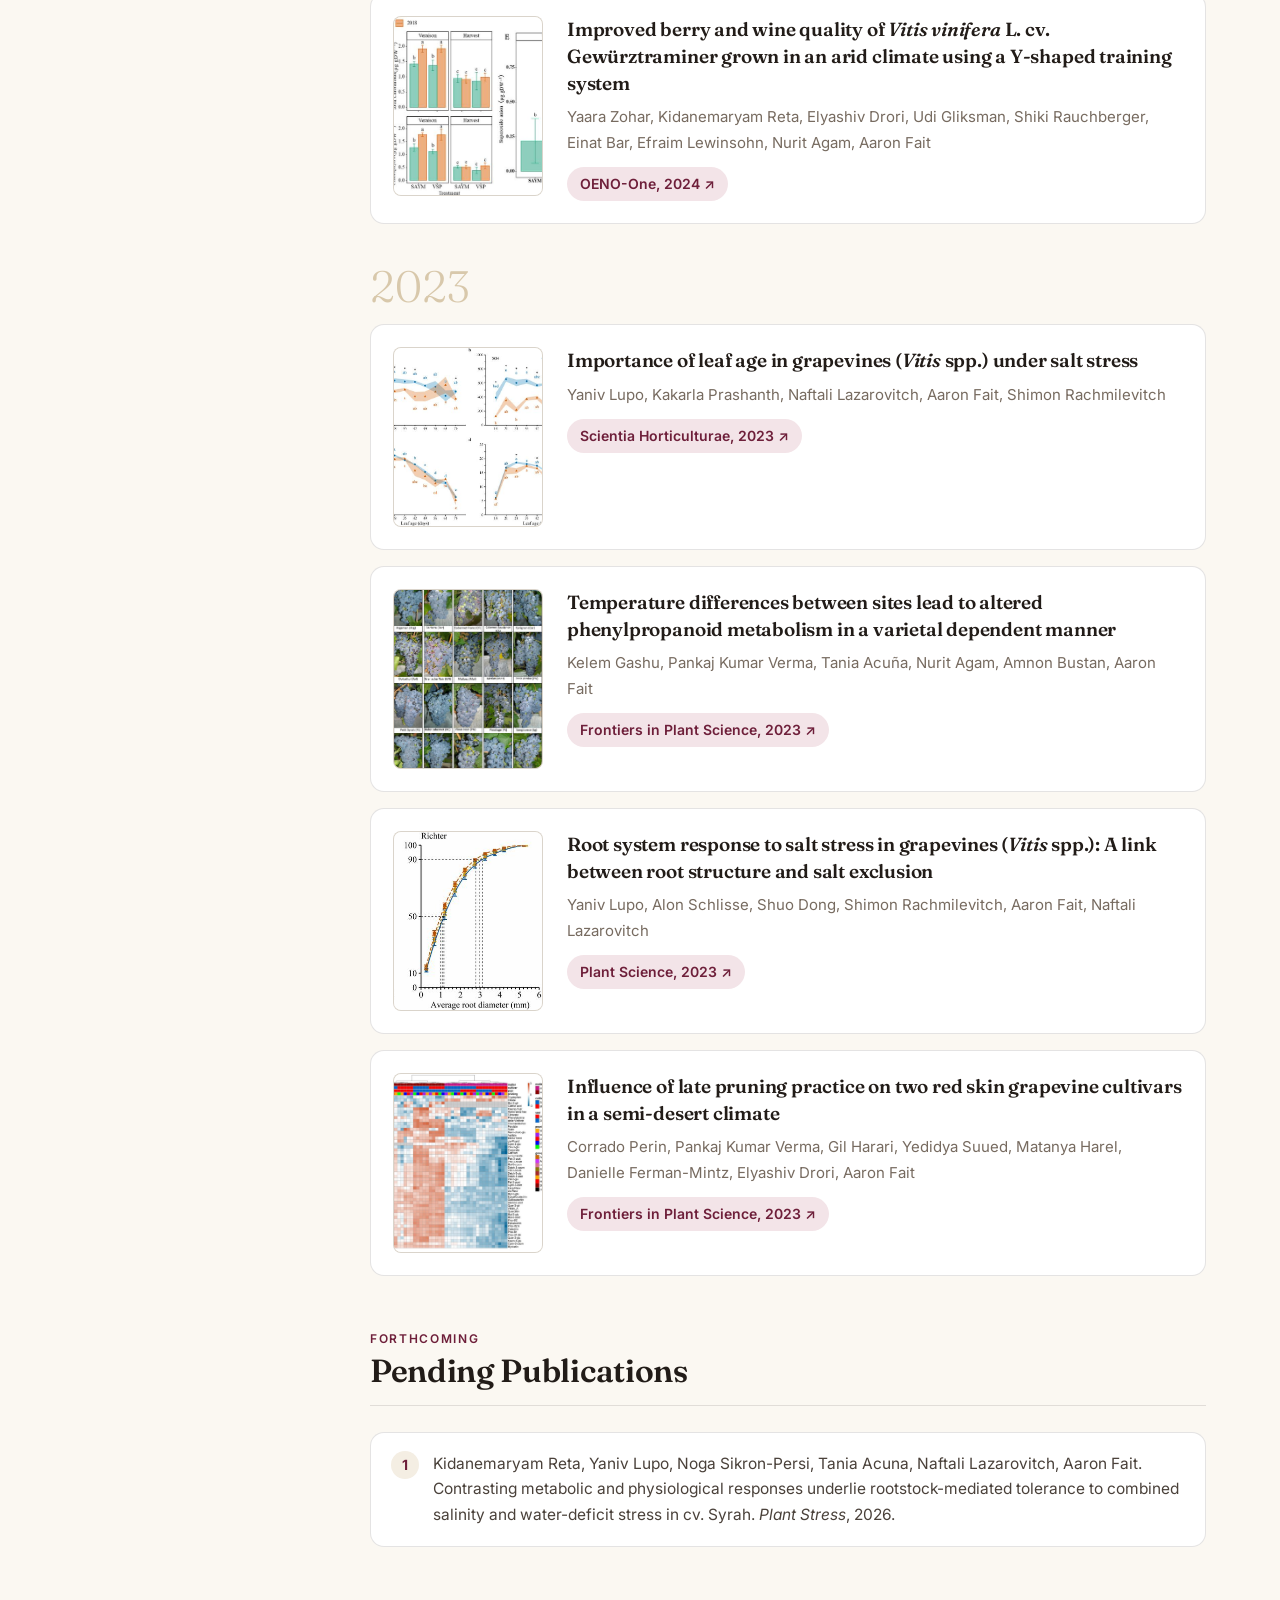
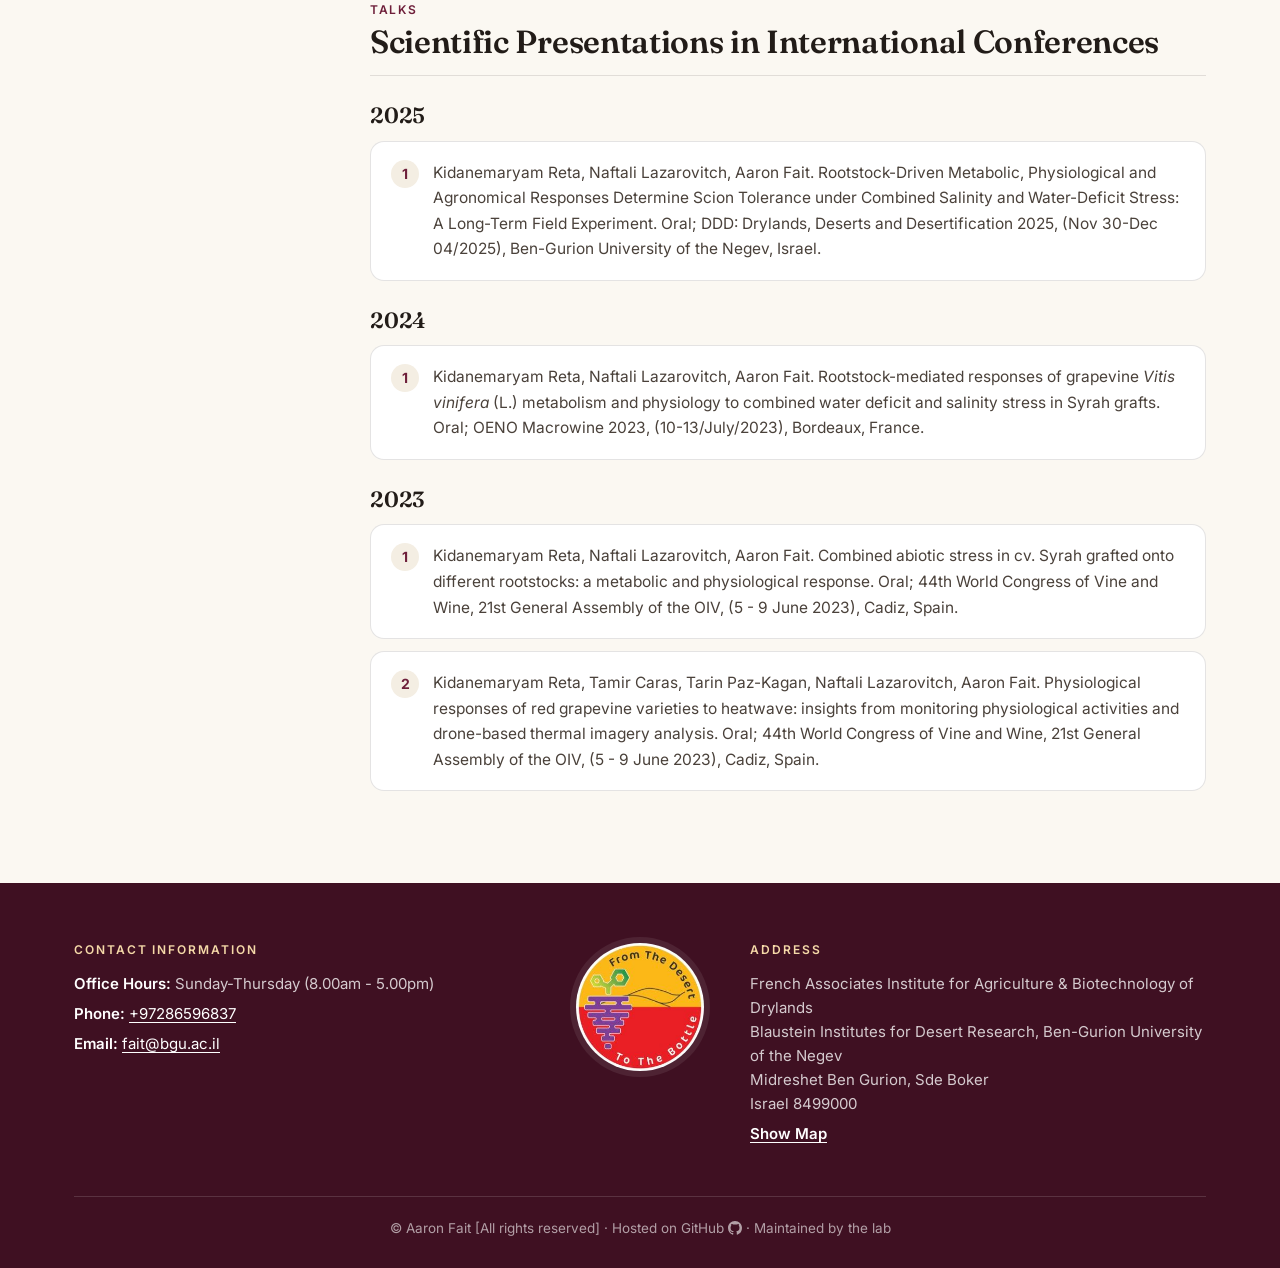
<file: publications.html>
<!DOCTYPE html>
<html lang="en">
<head>
<meta charset="utf-8">
<meta name="viewport" content="width=device-width, initial-scale=1, viewport-fit=cover">
<title>Publications | Fait Lab</title>
<meta name="description" content="Publications of the Fait Lab, Ben-Gurion University of the Negev">
<meta name="theme-color" content="#3f1022">
<meta property="og:type" content="website">
<meta property="og:site_name" content="Fait Lab">
<meta property="og:title" content="Publications | Fait Lab">
<meta property="og:description" content="Publications of the Fait Lab, Ben-Gurion University of the Negev">
<link rel="icon" href="assets/img/t-generic-logo.jpg">
<link rel="preconnect" href="https://fonts.googleapis.com">
<link rel="preconnect" href="https://fonts.gstatic.com" crossorigin>
<link href="https://fonts.googleapis.com/css2?family=Fraunces:opsz,wght@9..144,300;9..144,400;9..144,600;9..144,700&amp;family=Inter:wght@400;500;600;700&amp;display=swap" rel="stylesheet">
<link rel="stylesheet" href="assets/css/site.css">
</head>
<body>
<a class="skip-link" href="#main">Skip to content</a>
<header class="site-header">
  <div class="wrap">
    <a class="brand" href="index.html" aria-label="Fait Lab home">
      <img src="assets/img/t-generic-logo.jpg" width="40" height="40" alt="">
      <span class="brand-text"><span class="brand-name">Fait Lab</span><span class="brand-sub">Ben-Gurion University of the Negev</span></span>
    </a>
    <button class="nav-toggle" type="button" aria-controls="site-nav" aria-expanded="false" aria-label="Menu"><svg viewBox="0 0 24 24" fill="none" stroke="currentColor" stroke-width="2" stroke-linecap="round" aria-hidden="true"><path d="M4 7h16M4 12h16M4 17h16"/></svg></button>
    <nav class="site-nav" id="site-nav" aria-label="Main">
      <ul>
        <li><a href="index.html">Home</a></li><li><a href="people.html">People</a></li><li><a href="research.html">Research</a></li><li><a href="publications.html" aria-current="page">Publications</a></li><li><a href="gallery.html">Gallery</a></li><li><a href="news.html">News</a></li><li><a href="teaching.html">Teaching</a></li><li><a href="contact.html">Contact</a></li>
      </ul>
    </nav>
  </div>
</header>
<section class="banner" style="background-image:url('assets/img/the-grape.jpg')">
  <div class="wrap">
    <span class="eyebrow">Publications</span>
    <h1>Fait Lab</h1>
    <p class="banner-uni">Ben-Gurion University of the Negev, Sede Boqer Campus</p>
    <p class="banner-tag">Research in Dryland Agriculture, Viticulture, Biotechnology &amp; Sustainable Development</p>
  </div>
</section>
<main id="main">
<div class="page"><div class="wrap"><div class="page-layout">
<aside class="toc" aria-label="Sections"><p class="toc-title">On this page</p><ul><li><a href="#published">Journal Publications</a></li><li><a class="sub" href="#y2025">2025</a></li><li><a class="sub" href="#y2024">2024</a></li><li><a class="sub" href="#y2023">2023</a></li><li><a href="#pending">Pending Publications</a></li><li><a href="#conferences">Scientific Presentations</a></li><li><a class="sub" href="#c2025">2025</a></li><li><a class="sub" href="#c2024">2024</a></li><li><a class="sub" href="#c2023">2023</a></li></ul></aside>
<div>
<section class="block" id="published">
  <h2 class="block-title"><small>Peer reviewed</small>Journal Publications</h2>
  <div class="year-group" id="y2025">
    <p class="year">2025</p>
    <article class="pub">
  <a class="pub-thumb" href="https://www.sciencedirect.com/science/article/pii/S2667064X25003185" tabindex="-1" aria-hidden="true"><img src="assets/img/t-graphical-abstract1.jpg" width="900" height="795" alt="" loading="lazy" decoding="async"></a>
  <div>
    <h3>Modulation of phenology and agronomical performance of Syrah grafted on two rootstocks under combined salinity and water stress conditions: A three-year field study</h3>
    <p class="authors">Kidanemaryam Reta, Yaniv Lupo, Noga Sikron Persi, Naftali Lazarovitch, Aaron Fait</p>
    <a class="venue" href="https://doi.org/10.1016/j.stress.2025.101050">Plant Stress, 2025 &#8599;</a>
  </div>
</article>
    <article class="pub">
  <a class="pub-thumb" href="https://doi.org/10.1016/j.stress.2025.100864" tabindex="-1" aria-hidden="true"><img src="assets/img/t-gh-network.jpg" width="755" height="416" alt="" loading="lazy" decoding="async"></a>
  <div>
    <h3>Metabolic and physiological analysis reveals distinct salinity tipping point in <i>Vitis vinifera</i> cv. Syrah to enter a stress response mode</h3>
    <p class="authors">Kidanemaryam Reta, Naftali Lazarovitch, Aaron Fait</p>
    <a class="venue" href="https://www.sciencedirect.com/science/article/pii/S2667064X25001290?via%3Dihub">Plant Stress, 2025 &#8599;</a>
  </div>
</article>
    <article class="pub">
  <a class="pub-thumb" href="https://doi.org/10.1016/j.scienta.2025.113998" tabindex="-1" aria-hidden="true"><img src="assets/img/t-palmette.jpg" width="900" height="296" alt="" loading="lazy" decoding="async"></a>
  <div>
    <h3>Canopy management practices in warm environment vineyards to improve grape yield and quality in a changing climate. A vademecum to vine canopy management under the challenge of global warming</h3>
    <p class="authors">Kidanemaryam Reta, Yishai Netzer, Naftali Lazarovitch, Aaron Fait</p>
    <a class="venue" href="https://doi.org/10.1016/j.scienta.2025.113998">Scientia Horticulturae, 2025 &#8599;</a>
  </div>
</article>
  </div>
  <div class="year-group" id="y2024">
    <p class="year">2024</p>
    <article class="pub">
  <a class="pub-thumb" href="https://doi.org/10.1016/j.scienta.2024.112964" tabindex="-1" aria-hidden="true"><img src="assets/img/t-chao-grape.jpg" width="800" height="900" alt="" loading="lazy" decoding="async"></a>
  <div>
    <h3>Rootstock varietal ability in accumulation of chloride ions underpins improved physiology and metabolism of grapevine exposed to salinity</h3>
    <p class="authors">Chao Song, Shuo Dong, Alon Schlisser, Yaniv Lupo, Shimon Rachmilevitch, Naftali Lazarovitch, Aaron Fait</p>
    <a class="venue" href="https://doi.org/10.1016/j.scienta.2024.112964">Scientia Horticulturae, 2024 &#8599;</a>
  </div>
</article>
    <article class="pub">
  <a class="pub-thumb" href="https://doi.org/10.20870/oeno-one.2024.58.1.7148" tabindex="-1" aria-hidden="true"><img src="assets/img/t-vsp-saym.jpg" width="900" height="427" alt="" loading="lazy" decoding="async"></a>
  <div>
    <h3>Improved berry and wine quality of <i>Vitis vinifera</i> L. cv. Gewürztraminer grown in an arid climate using a Y-shaped training system</h3>
    <p class="authors">Yaara Zohar, Kidanemaryam Reta, Elyashiv Drori, Udi Gliksman, Shiki Rauchberger, Einat Bar, Efraim Lewinsohn, Nurit Agam, Aaron Fait</p>
    <a class="venue" href="https://doi.org/10.20870/oeno-one.2024.58.1.7148">OENO-One, 2024 &#8599;</a>
  </div>
</article>
  </div>
  <div class="year-group" id="y2023">
    <p class="year">2023</p>
    <article class="pub">
  <a class="pub-thumb" href="https://doi.org/10.1016/j.scienta.2023.112325" tabindex="-1" aria-hidden="true"><img src="assets/img/t-leaf-age.jpg" width="715" height="527" alt="" loading="lazy" decoding="async"></a>
  <div>
    <h3>Importance of leaf age in grapevines (<i>Vitis</i> spp.) under salt stress</h3>
    <p class="authors">Yaniv Lupo, Kakarla Prashanth, Naftali Lazarovitch, Aaron Fait, Shimon Rachmilevitch</p>
    <a class="venue" href="https://doi.org/10.1016/j.scienta.2023.112325">Scientia Horticulturae, 2023 &#8599;</a>
  </div>
</article>
    <article class="pub">
  <a class="pub-thumb" href="https://doi.org/10.3389/fpls.2023.1239852" tabindex="-1" aria-hidden="true"><img src="assets/img/t-grape-temperature.jpg" width="673" height="900" alt="" loading="lazy" decoding="async"></a>
  <div>
    <h3>Temperature differences between sites lead to altered phenylpropanoid metabolism in a varietal dependent manner</h3>
    <p class="authors">Kelem Gashu, Pankaj Kumar Verma, Tania Acuña, Nurit Agam, Amnon Bustan, Aaron Fait</p>
    <a class="venue" href="https://doi.org/10.3389/fpls.2023.1239852">Frontiers in Plant Science, 2023 &#8599;</a>
  </div>
</article>
    <article class="pub">
  <a class="pub-thumb" href="https://doi.org/10.1016/j.plantsci.2022.111460" tabindex="-1" aria-hidden="true"><img src="assets/img/t-root-system.jpg" width="900" height="355" alt="" loading="lazy" decoding="async"></a>
  <div>
    <h3>Root system response to salt stress in grapevines (<i>Vitis</i> spp.): A link between root structure and salt exclusion</h3>
    <p class="authors">Yaniv Lupo, Alon Schlisse, Shuo Dong, Shimon Rachmilevitch, Aaron Fait, Naftali Lazarovitch</p>
    <a class="venue" href="https://doi.org/10.1016/j.plantsci.2022.111460">Plant Science, 2023 &#8599;</a>
  </div>
</article>
    <article class="pub">
  <a class="pub-thumb" href="https://doi.org/10.3389/fpls.2023.1114696" tabindex="-1" aria-hidden="true"><img src="assets/img/t-late-prunning.jpg" width="900" height="818" alt="" loading="lazy" decoding="async"></a>
  <div>
    <h3>Influence of late pruning practice on two red skin grapevine cultivars in a semi-desert climate</h3>
    <p class="authors">Corrado Perin, Pankaj Kumar Verma, Gil Harari, Yedidya Suued, Matanya Harel, Danielle Ferman-Mintz, Elyashiv Drori, Aaron Fait</p>
    <a class="venue" href="https://doi.org/10.3389/fpls.2023.1114696">Frontiers in Plant Science, 2023 &#8599;</a>
  </div>
</article>
  </div>
</section>

<section class="block" id="pending">
  <h2 class="block-title"><small>Forthcoming</small>Pending Publications</h2>
  <ol class="ref-list">
    <li>Kidanemaryam Reta, Yaniv Lupo, Noga Sikron-Persi, Tania Acuna, Naftali Lazarovitch, Aaron Fait. Contrasting metabolic and physiological responses underlie rootstock-mediated tolerance to combined salinity and water-deficit stress in cv. Syrah. <i>Plant Stress</i>, 2026.</li>
  </ol>
</section>

<section class="block" id="conferences">
  <h2 class="block-title"><small>Talks</small>Scientific Presentations in International Conferences</h2>
  <h3 class="sub-year" id="c2025">2025</h3>
  <ol class="ref-list">
    <li>Kidanemaryam Reta, Naftali Lazarovitch, Aaron Fait. Rootstock-Driven Metabolic, Physiological and Agronomical Responses Determine Scion Tolerance under Combined Salinity and Water-Deficit Stress: A Long-Term Field Experiment. Oral; DDD: Drylands, Deserts and Desertification 2025, (Nov 30-Dec 04/2025), Ben-Gurion University of the Negev, Israel.</li>
  </ol>
  <h3 class="sub-year" id="c2024">2024</h3>
  <ol class="ref-list">
    <li>Kidanemaryam Reta, Naftali Lazarovitch, Aaron Fait. Rootstock-mediated responses of grapevine <i>Vitis vinifera</i> (L.) metabolism and physiology to combined water deficit and salinity stress in Syrah grafts. Oral; OENO Macrowine 2023, (10-13/July/2023), Bordeaux, France.</li>
  </ol>
  <h3 class="sub-year" id="c2023">2023</h3>
  <ol class="ref-list">
    <li>Kidanemaryam Reta, Naftali Lazarovitch, Aaron Fait. Combined abiotic stress in cv. Syrah grafted onto different rootstocks: a metabolic and physiological response. Oral; 44th World Congress of Vine and Wine, 21st General Assembly of the OIV, (5 - 9 June 2023), Cadiz, Spain.</li>
    <li>Kidanemaryam Reta, Tamir Caras, Tarin Paz-Kagan, Naftali Lazarovitch, Aaron Fait. Physiological responses of red grapevine varieties to heatwave: insights from monitoring physiological activities and drone-based thermal imagery analysis. Oral; 44th World Congress of Vine and Wine, 21st General Assembly of the OIV, (5 - 9 June 2023), Cadiz, Spain.</li>
  </ol>
</section>
</div>
</div></div></div>
</main>
<footer class="site-footer">
  <div class="wrap">
    <div class="footer-grid">
      <div>
        <h2>Contact Information</h2>
        <p><b>Office Hours:</b> Sunday-Thursday (8.00am - 5.00pm)</p>
        <p><b>Phone:</b> <a href="tel:+97286596837">+97286596837</a></p>
        <p><b>Email:</b> <a href="mailto:fait@bgu.ac.il">fait@bgu.ac.il</a></p>
      </div>
      <div class="footer-logo">
        <img src="assets/img/t-generic-logo.jpg" width="128" height="128" alt="Fait Lab logo: From the Desert to the Bottle" loading="lazy">
      </div>
      <div>
        <h2>Address</h2>
        <p>French Associates Institute for Agriculture &amp; Biotechnology of Drylands<br>
        Blaustein Institutes for Desert Research, Ben-Gurion University of the Negev<br>
        Midreshet Ben Gurion, Sde Boker<br>
        Israel 8499000</p>
        <p class="footer-links"><a href="https://maps.app.goo.gl/THDbeEdi3e9BvFJL7">Show Map</a></p>
      </div>
    </div>
    <div class="footer-bottom">
      &copy; Aaron Fait [All rights reserved] &middot; Hosted on GitHub <svg viewBox="0 0 16 16" aria-hidden="true"><path d="M8 0C3.58 0 0 3.58 0 8c0 3.54 2.29 6.53 5.47 7.59.4.07.55-.17.55-.38 0-.19-.01-.82-.01-1.49-2.01.37-2.53-.49-2.69-.94-.09-.23-.48-.94-.82-1.13-.28-.15-.68-.52-.01-.53.63-.01 1.08.58 1.23.82.72 1.21 1.87.87 2.33.66.07-.52.28-.87.51-1.07-1.78-.2-3.64-.89-3.64-3.95 0-.87.31-1.59.82-2.15-.08-.2-.36-1.02.08-2.12 0 0 .67-.21 2.2.82.64-.18 1.32-.27 2-.27.68 0 1.36.09 2 .27 1.53-1.04 2.2-.82 2.2-.82.44 1.1.16 1.92.08 2.12.51.56.82 1.27.82 2.15 0 3.07-1.87 3.75-3.65 3.95.29.25.54.73.54 1.48 0 1.07-.01 1.93-.01 2.2 0 .21.15.46.55.38A8.013 8.013 0 0016 8c0-4.42-3.58-8-8-8z"/></svg> &middot; Maintained by the lab
    </div>
  </div>
</footer>
<script src="assets/js/site.js" defer></script>
</body>
</html>
</file>
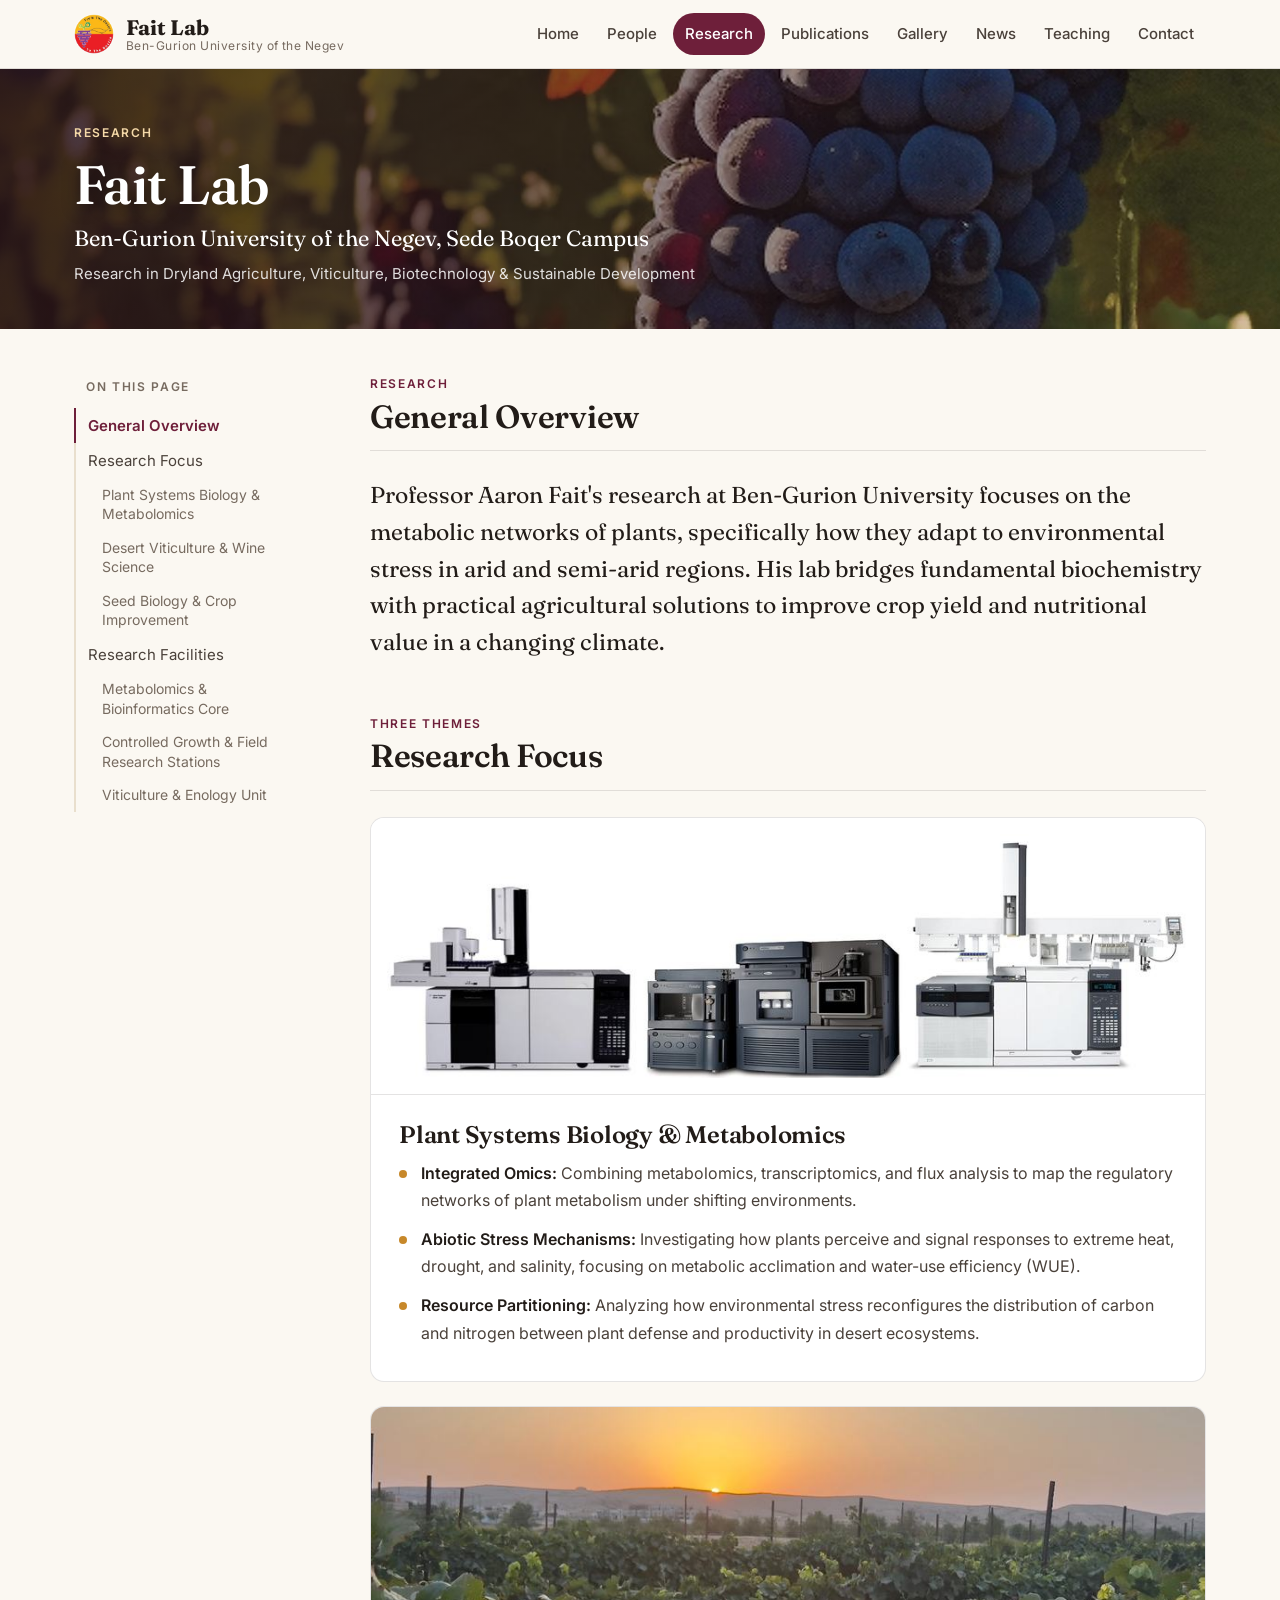
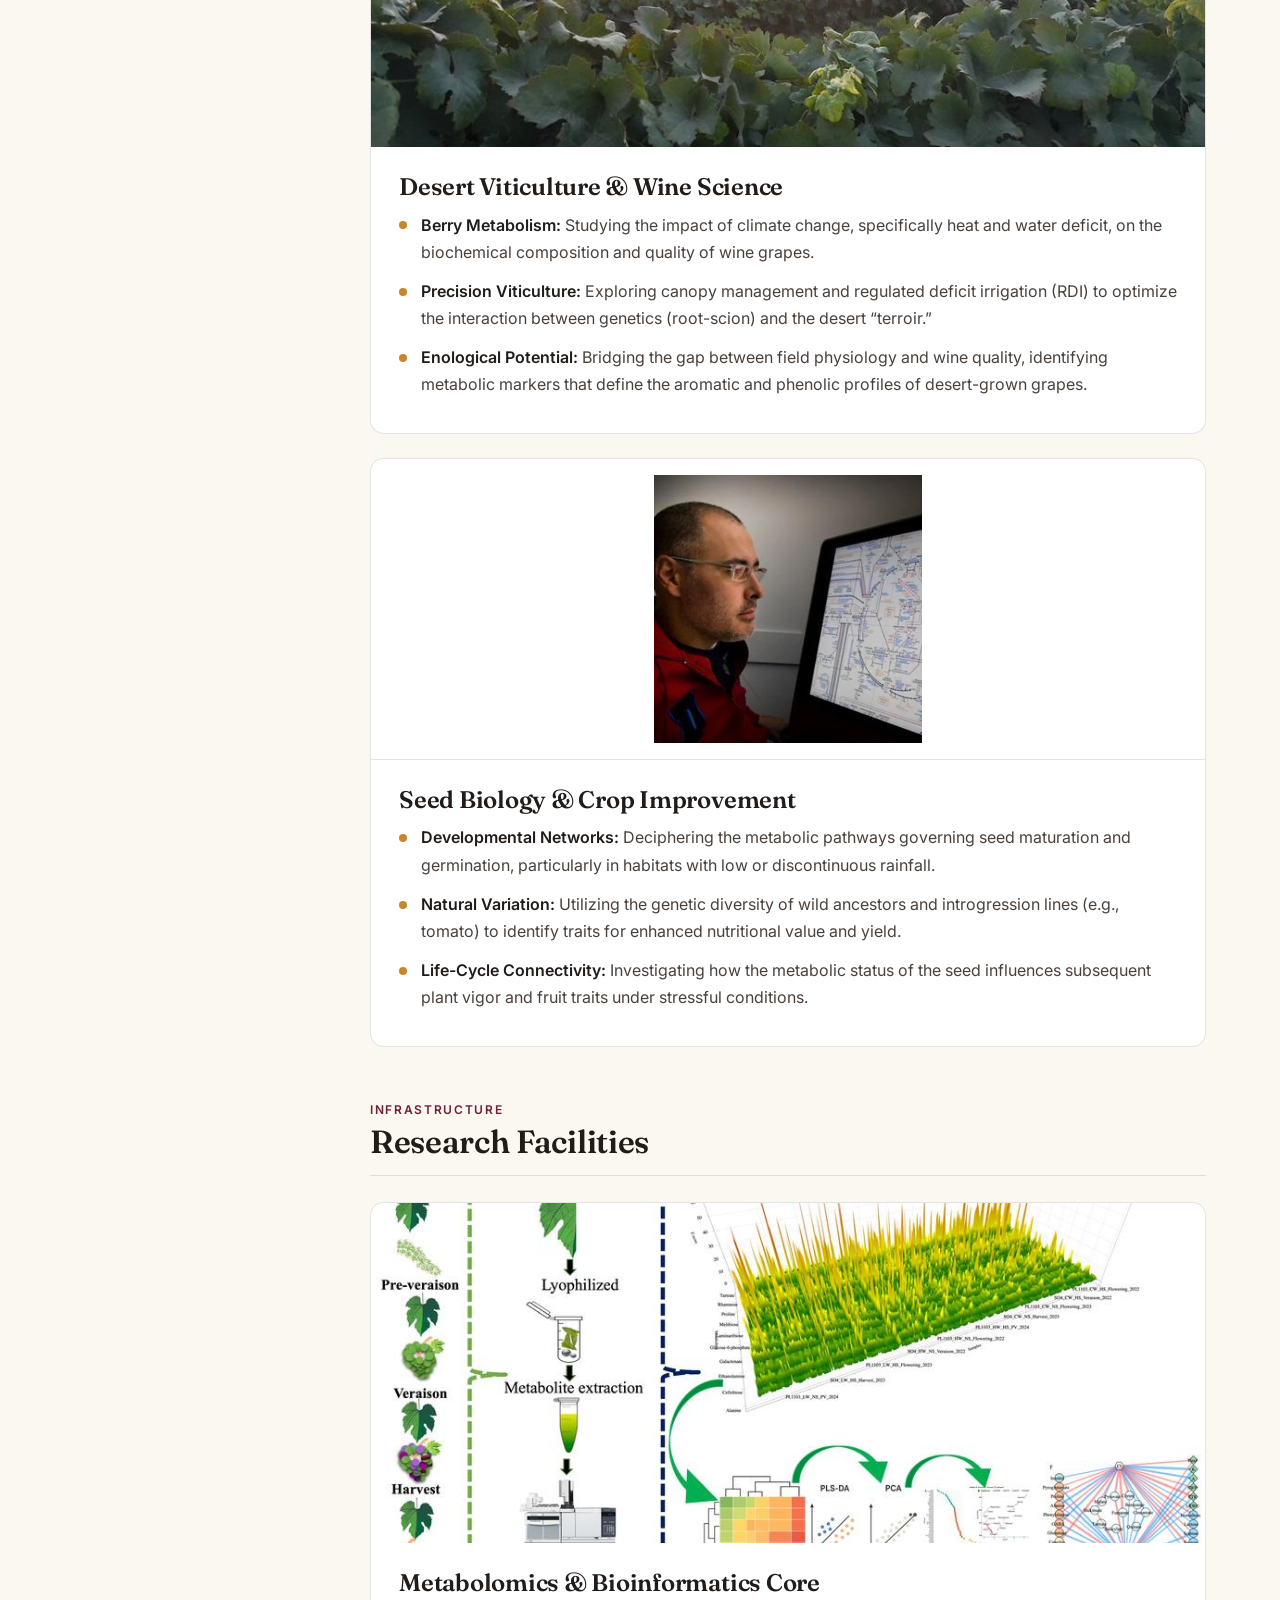
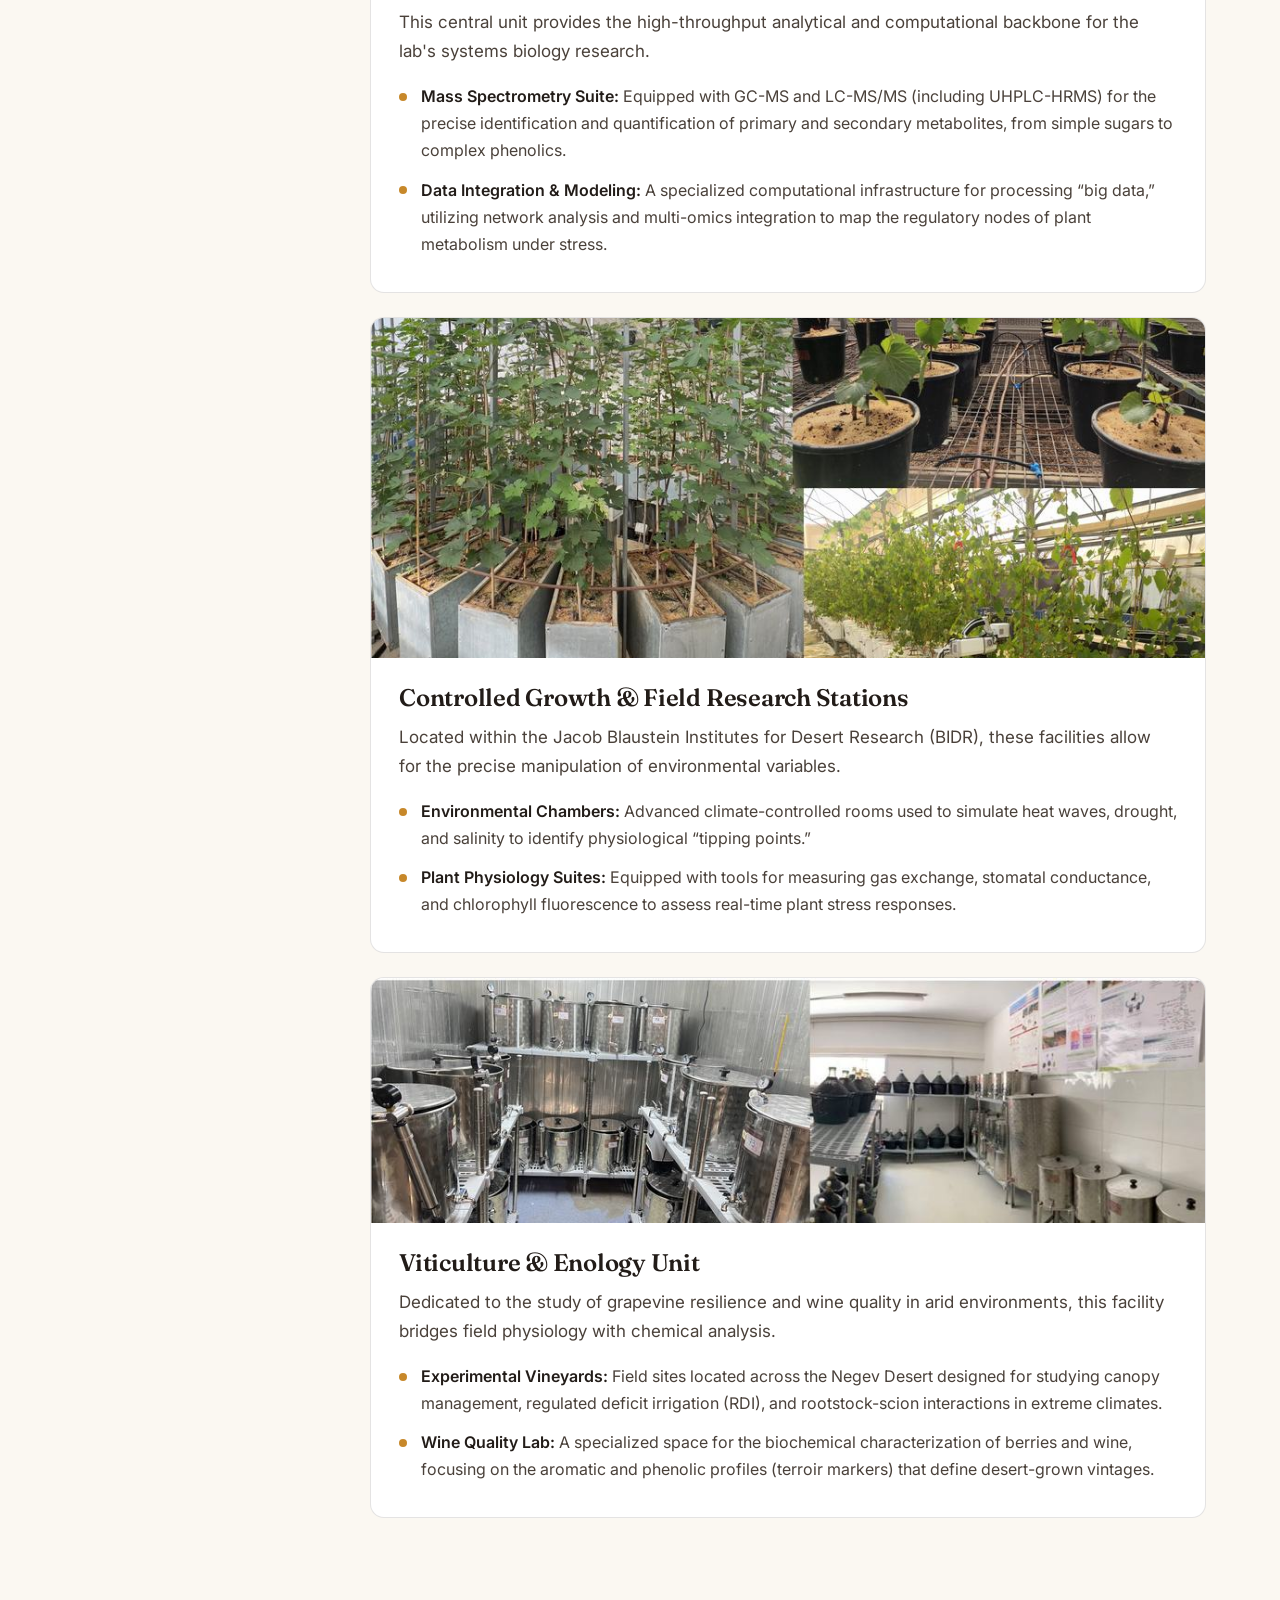
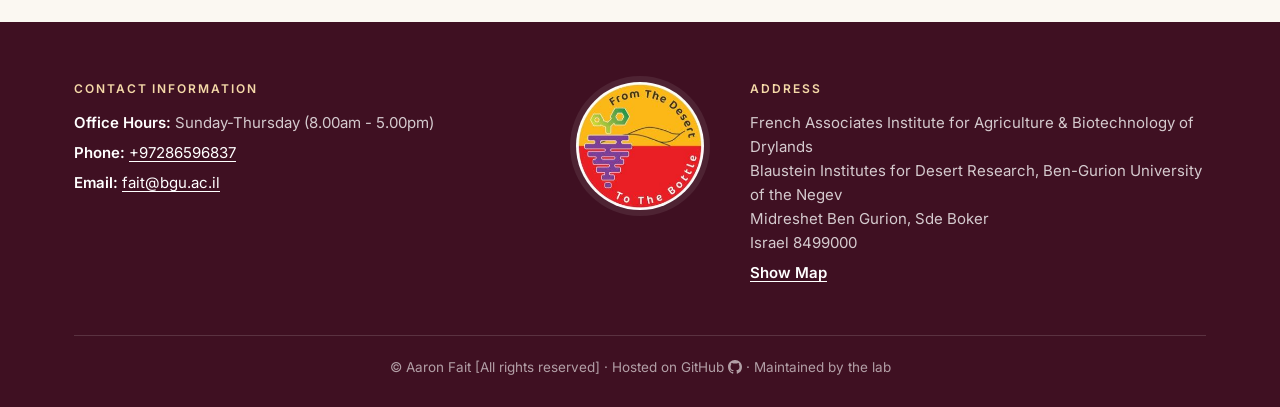
<file: research.html>
<!DOCTYPE html>
<html lang="en">
<head>
<meta charset="utf-8">
<meta name="viewport" content="width=device-width, initial-scale=1, viewport-fit=cover">
<title>Research | Fait Lab</title>
<meta name="description" content="Research at the Fait Lab, Ben-Gurion University of the Negev">
<meta name="theme-color" content="#3f1022">
<meta property="og:type" content="website">
<meta property="og:site_name" content="Fait Lab">
<meta property="og:title" content="Research | Fait Lab">
<meta property="og:description" content="Research at the Fait Lab, Ben-Gurion University of the Negev">
<link rel="icon" href="assets/img/t-generic-logo.jpg">
<link rel="preconnect" href="https://fonts.googleapis.com">
<link rel="preconnect" href="https://fonts.gstatic.com" crossorigin>
<link href="https://fonts.googleapis.com/css2?family=Fraunces:opsz,wght@9..144,300;9..144,400;9..144,600;9..144,700&amp;family=Inter:wght@400;500;600;700&amp;display=swap" rel="stylesheet">
<link rel="stylesheet" href="assets/css/site.css">
</head>
<body>
<a class="skip-link" href="#main">Skip to content</a>
<header class="site-header">
  <div class="wrap">
    <a class="brand" href="index.html" aria-label="Fait Lab home">
      <img src="assets/img/t-generic-logo.jpg" width="40" height="40" alt="">
      <span class="brand-text"><span class="brand-name">Fait Lab</span><span class="brand-sub">Ben-Gurion University of the Negev</span></span>
    </a>
    <button class="nav-toggle" type="button" aria-controls="site-nav" aria-expanded="false" aria-label="Menu"><svg viewBox="0 0 24 24" fill="none" stroke="currentColor" stroke-width="2" stroke-linecap="round" aria-hidden="true"><path d="M4 7h16M4 12h16M4 17h16"/></svg></button>
    <nav class="site-nav" id="site-nav" aria-label="Main">
      <ul>
        <li><a href="index.html">Home</a></li><li><a href="people.html">People</a></li><li><a href="research.html" aria-current="page">Research</a></li><li><a href="publications.html">Publications</a></li><li><a href="gallery.html">Gallery</a></li><li><a href="news.html">News</a></li><li><a href="teaching.html">Teaching</a></li><li><a href="contact.html">Contact</a></li>
      </ul>
    </nav>
  </div>
</header>
<section class="banner" style="background-image:url('assets/img/the-grape.jpg')">
  <div class="wrap">
    <span class="eyebrow">Research</span>
    <h1>Fait Lab</h1>
    <p class="banner-uni">Ben-Gurion University of the Negev, Sede Boqer Campus</p>
    <p class="banner-tag">Research in Dryland Agriculture, Viticulture, Biotechnology &amp; Sustainable Development</p>
  </div>
</section>
<main id="main">
<div class="page"><div class="wrap"><div class="page-layout">
<aside class="toc" aria-label="Sections"><p class="toc-title">On this page</p><ul><li><a href="#overview">General Overview</a></li><li><a href="#focus">Research Focus</a></li><li><a class="sub" href="#systems">Plant Systems Biology &amp; Metabolomics</a></li><li><a class="sub" href="#viticulture">Desert Viticulture &amp; Wine Science</a></li><li><a class="sub" href="#seed">Seed Biology &amp; Crop Improvement</a></li><li><a href="#facilities">Research Facilities</a></li><li><a class="sub" href="#core">Metabolomics &amp; Bioinformatics Core</a></li><li><a class="sub" href="#growth">Controlled Growth &amp; Field Research Stations</a></li><li><a class="sub" href="#enology">Viticulture &amp; Enology Unit</a></li></ul></aside>
<div>
<section class="block" id="overview">
  <h2 class="block-title"><small>Research</small>General Overview</h2>
  <p class="lead">Professor Aaron Fait's research at Ben-Gurion University focuses on the metabolic networks of plants, specifically how they adapt to environmental stress in arid and semi-arid regions. His lab bridges fundamental biochemistry with practical agricultural solutions to improve crop yield and nutritional value in a changing climate.</p>
</section>

<section class="block" id="focus">
  <h2 class="block-title"><small>Three themes</small>Research Focus</h2>
  <article class="topic" id="systems">
  <div class="topic-media contain"><img src="assets/img/gc-ms-lc-ms-sm.jpg" srcset="assets/img/gc-ms-lc-ms-sm.jpg 900w, assets/img/gc-ms-lc-ms.jpg 1800w" sizes="(max-width: 980px) 100vw, 860px" width="1800" height="547" alt="GC-MS and LC-MS instruments" loading="lazy" decoding="async"></div>
  <div class="topic-body">
    <h3>Plant Systems Biology &amp; Metabolomics</h3>
    
    <ul class="points"><li><b>Integrated Omics:</b> Combining metabolomics, transcriptomics, and flux analysis to map the regulatory networks of plant metabolism under shifting environments.</li><li><b>Abiotic Stress Mechanisms:</b> Investigating how plants perceive and signal responses to extreme heat, drought, and salinity, focusing on metabolic acclimation and water-use efficiency (WUE).</li><li><b>Resource Partitioning:</b> Analyzing how environmental stress reconfigures the distribution of carbon and nitrogen between plant defense and productivity in desert ecosystems.</li></ul>
  </div>
</article>
  <article class="topic" id="viticulture">
  <div class="topic-media"><img src="assets/img/desert-vineyard-sm.jpg" srcset="assets/img/desert-vineyard-sm.jpg 900w, assets/img/desert-vineyard.jpg 1394w" sizes="(max-width: 980px) 100vw, 860px" width="1394" height="697" alt="Vineyard in the desert" loading="lazy" decoding="async"></div>
  <div class="topic-body">
    <h3>Desert Viticulture &amp; Wine Science</h3>
    
    <ul class="points"><li><b>Berry Metabolism:</b> Studying the impact of climate change, specifically heat and water deficit, on the biochemical composition and quality of wine grapes.</li><li><b>Precision Viticulture:</b> Exploring canopy management and regulated deficit irrigation (RDI) to optimize the interaction between genetics (root-scion) and the desert “terroir.”</li><li><b>Enological Potential:</b> Bridging the gap between field physiology and wine quality, identifying metabolic markers that define the aromatic and phenolic profiles of desert-grown grapes.</li></ul>
  </div>
</article>
  <article class="topic" id="seed">
  <div class="topic-media contain"><img src="assets/img/aaron-fait-pathway.jpg" width="512" height="512" alt="Metabolic pathway illustration" loading="lazy" decoding="async"></div>
  <div class="topic-body">
    <h3>Seed Biology &amp; Crop Improvement</h3>
    
    <ul class="points"><li><b>Developmental Networks:</b> Deciphering the metabolic pathways governing seed maturation and germination, particularly in habitats with low or discontinuous rainfall.</li><li><b>Natural Variation:</b> Utilizing the genetic diversity of wild ancestors and introgression lines (e.g., tomato) to identify traits for enhanced nutritional value and yield.</li><li><b>Life-Cycle Connectivity:</b> Investigating how the metabolic status of the seed influences subsequent plant vigor and fruit traits under stressful conditions.</li></ul>
  </div>
</article>
</section>

<section class="block" id="facilities">
  <h2 class="block-title"><small>Infrastructure</small>Research Facilities</h2>
  <article class="topic" id="core">
  <div class="topic-media"><img src="assets/img/bioinformatics-core-pipeline-sm.jpg" srcset="assets/img/bioinformatics-core-pipeline-sm.jpg 900w, assets/img/bioinformatics-core-pipeline.jpg 1800w" sizes="(max-width: 980px) 100vw, 860px" width="1800" height="966" alt="Metabolomics and bioinformatics pipeline" loading="lazy" decoding="async"></div>
  <div class="topic-body">
    <h3>Metabolomics &amp; Bioinformatics Core</h3>
    <p class="topic-intro">This central unit provides the high-throughput analytical and computational backbone for the lab's systems biology research.</p>
    <ul class="points"><li><b>Mass Spectrometry Suite:</b> Equipped with GC-MS and LC-MS/MS (including UHPLC-HRMS) for the precise identification and quantification of primary and secondary metabolites, from simple sugars to complex phenolics.</li><li><b>Data Integration &amp; Modeling:</b> A specialized computational infrastructure for processing “big data,” utilizing network analysis and multi-omics integration to map the regulatory nodes of plant metabolism under stress.</li></ul>
  </div>
</article>
  <article class="topic" id="growth">
  <div class="topic-media"><img src="assets/img/growth-room-chamber-sm.jpg" srcset="assets/img/growth-room-chamber-sm.jpg 900w, assets/img/growth-room-chamber.jpg 1800w" sizes="(max-width: 980px) 100vw, 860px" width="1800" height="1384" alt="Growth room chamber" loading="lazy" decoding="async"></div>
  <div class="topic-body">
    <h3>Controlled Growth &amp; Field Research Stations</h3>
    <p class="topic-intro">Located within the Jacob Blaustein Institutes for Desert Research (BIDR), these facilities allow for the precise manipulation of environmental variables.</p>
    <ul class="points"><li><b>Environmental Chambers:</b> Advanced climate-controlled rooms used to simulate heat waves, drought, and salinity to identify physiological “tipping points.”</li><li><b>Plant Physiology Suites:</b> Equipped with tools for measuring gas exchange, stomatal conductance, and chlorophyll fluorescence to assess real-time plant stress responses.</li></ul>
  </div>
</article>
  <article class="topic" id="enology">
  <div class="topic-media"><img src="assets/img/winery-sm.jpg" srcset="assets/img/winery-sm.jpg 900w, assets/img/winery.jpg 1800w" sizes="(max-width: 980px) 100vw, 860px" width="1800" height="528" alt="Experimental winery" loading="lazy" decoding="async"></div>
  <div class="topic-body">
    <h3>Viticulture &amp; Enology Unit</h3>
    <p class="topic-intro">Dedicated to the study of grapevine resilience and wine quality in arid environments, this facility bridges field physiology with chemical analysis.</p>
    <ul class="points"><li><b>Experimental Vineyards:</b> Field sites located across the Negev Desert designed for studying canopy management, regulated deficit irrigation (RDI), and rootstock-scion interactions in extreme climates.</li><li><b>Wine Quality Lab:</b> A specialized space for the biochemical characterization of berries and wine, focusing on the aromatic and phenolic profiles (terroir markers) that define desert-grown vintages.</li></ul>
  </div>
</article>
</section>
</div>
</div></div></div>
</main>
<footer class="site-footer">
  <div class="wrap">
    <div class="footer-grid">
      <div>
        <h2>Contact Information</h2>
        <p><b>Office Hours:</b> Sunday-Thursday (8.00am - 5.00pm)</p>
        <p><b>Phone:</b> <a href="tel:+97286596837">+97286596837</a></p>
        <p><b>Email:</b> <a href="mailto:fait@bgu.ac.il">fait@bgu.ac.il</a></p>
      </div>
      <div class="footer-logo">
        <img src="assets/img/t-generic-logo.jpg" width="128" height="128" alt="Fait Lab logo: From the Desert to the Bottle" loading="lazy">
      </div>
      <div>
        <h2>Address</h2>
        <p>French Associates Institute for Agriculture &amp; Biotechnology of Drylands<br>
        Blaustein Institutes for Desert Research, Ben-Gurion University of the Negev<br>
        Midreshet Ben Gurion, Sde Boker<br>
        Israel 8499000</p>
        <p class="footer-links"><a href="https://maps.app.goo.gl/THDbeEdi3e9BvFJL7">Show Map</a></p>
      </div>
    </div>
    <div class="footer-bottom">
      &copy; Aaron Fait [All rights reserved] &middot; Hosted on GitHub <svg viewBox="0 0 16 16" aria-hidden="true"><path d="M8 0C3.58 0 0 3.58 0 8c0 3.54 2.29 6.53 5.47 7.59.4.07.55-.17.55-.38 0-.19-.01-.82-.01-1.49-2.01.37-2.53-.49-2.69-.94-.09-.23-.48-.94-.82-1.13-.28-.15-.68-.52-.01-.53.63-.01 1.08.58 1.23.82.72 1.21 1.87.87 2.33.66.07-.52.28-.87.51-1.07-1.78-.2-3.64-.89-3.64-3.95 0-.87.31-1.59.82-2.15-.08-.2-.36-1.02.08-2.12 0 0 .67-.21 2.2.82.64-.18 1.32-.27 2-.27.68 0 1.36.09 2 .27 1.53-1.04 2.2-.82 2.2-.82.44 1.1.16 1.92.08 2.12.51.56.82 1.27.82 2.15 0 3.07-1.87 3.75-3.65 3.95.29.25.54.73.54 1.48 0 1.07-.01 1.93-.01 2.2 0 .21.15.46.55.38A8.013 8.013 0 0016 8c0-4.42-3.58-8-8-8z"/></svg> &middot; Maintained by the lab
    </div>
  </div>
</footer>
<script src="assets/js/site.js" defer></script>
</body>
</html>
</file>
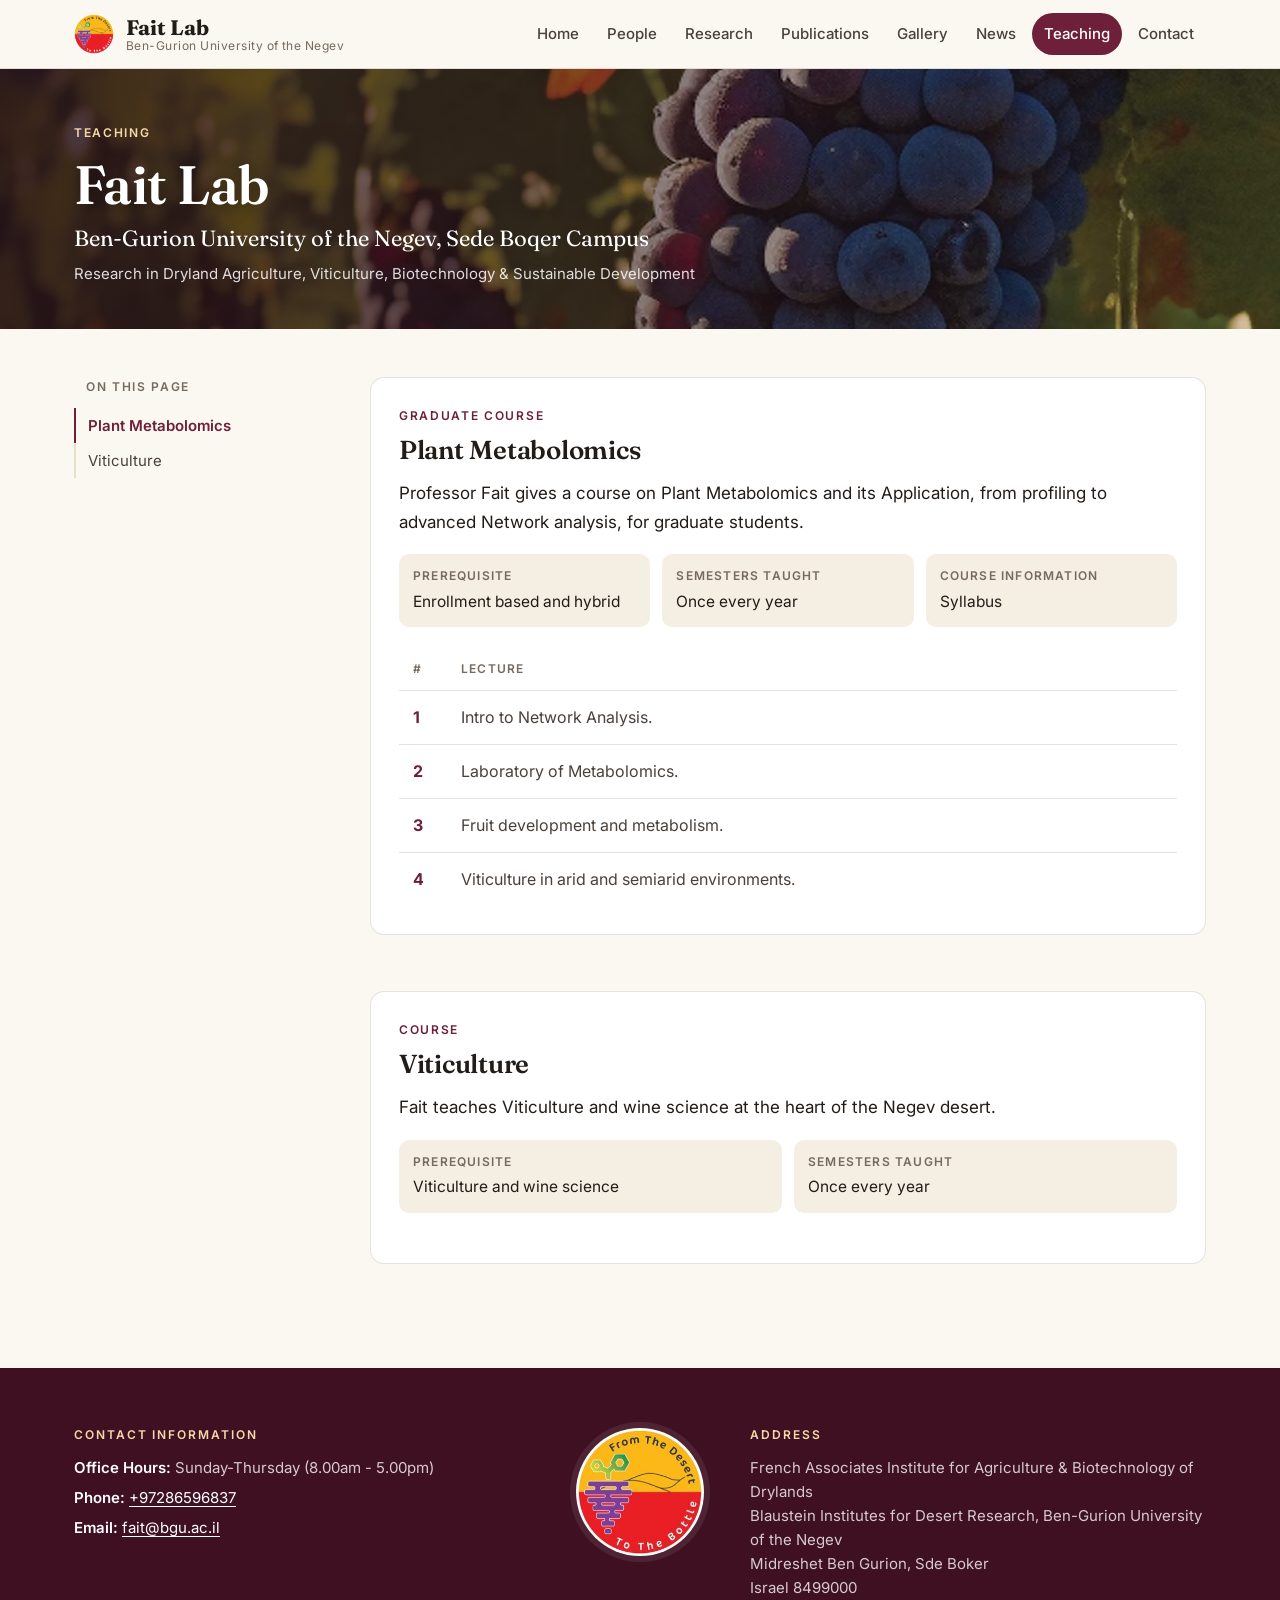
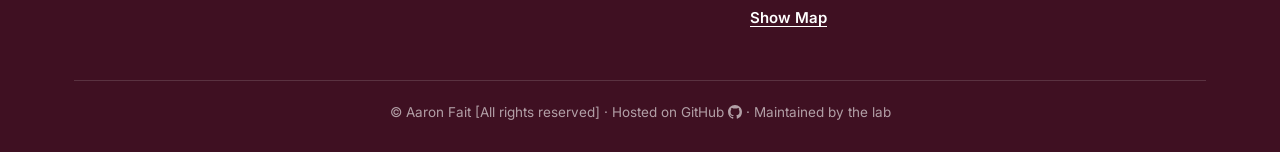
<file: teaching.html>
<!DOCTYPE html>
<html lang="en">
<head>
<meta charset="utf-8">
<meta name="viewport" content="width=device-width, initial-scale=1, viewport-fit=cover">
<title>Teaching | Fait Lab</title>
<meta name="description" content="Teaching at the Fait Lab, Ben-Gurion University of the Negev">
<meta name="theme-color" content="#3f1022">
<meta property="og:type" content="website">
<meta property="og:site_name" content="Fait Lab">
<meta property="og:title" content="Teaching | Fait Lab">
<meta property="og:description" content="Teaching at the Fait Lab, Ben-Gurion University of the Negev">
<link rel="icon" href="assets/img/t-generic-logo.jpg">
<link rel="preconnect" href="https://fonts.googleapis.com">
<link rel="preconnect" href="https://fonts.gstatic.com" crossorigin>
<link href="https://fonts.googleapis.com/css2?family=Fraunces:opsz,wght@9..144,300;9..144,400;9..144,600;9..144,700&amp;family=Inter:wght@400;500;600;700&amp;display=swap" rel="stylesheet">
<link rel="stylesheet" href="assets/css/site.css">
</head>
<body>
<a class="skip-link" href="#main">Skip to content</a>
<header class="site-header">
  <div class="wrap">
    <a class="brand" href="index.html" aria-label="Fait Lab home">
      <img src="assets/img/t-generic-logo.jpg" width="40" height="40" alt="">
      <span class="brand-text"><span class="brand-name">Fait Lab</span><span class="brand-sub">Ben-Gurion University of the Negev</span></span>
    </a>
    <button class="nav-toggle" type="button" aria-controls="site-nav" aria-expanded="false" aria-label="Menu"><svg viewBox="0 0 24 24" fill="none" stroke="currentColor" stroke-width="2" stroke-linecap="round" aria-hidden="true"><path d="M4 7h16M4 12h16M4 17h16"/></svg></button>
    <nav class="site-nav" id="site-nav" aria-label="Main">
      <ul>
        <li><a href="index.html">Home</a></li><li><a href="people.html">People</a></li><li><a href="research.html">Research</a></li><li><a href="publications.html">Publications</a></li><li><a href="gallery.html">Gallery</a></li><li><a href="news.html">News</a></li><li><a href="teaching.html" aria-current="page">Teaching</a></li><li><a href="contact.html">Contact</a></li>
      </ul>
    </nav>
  </div>
</header>
<section class="banner" style="background-image:url('assets/img/the-grape.jpg')">
  <div class="wrap">
    <span class="eyebrow">Teaching</span>
    <h1>Fait Lab</h1>
    <p class="banner-uni">Ben-Gurion University of the Negev, Sede Boqer Campus</p>
    <p class="banner-tag">Research in Dryland Agriculture, Viticulture, Biotechnology &amp; Sustainable Development</p>
  </div>
</section>
<main id="main">
<div class="page"><div class="wrap"><div class="page-layout">
<aside class="toc" aria-label="Sections"><p class="toc-title">On this page</p><ul><li><a href="#metabolomics">Plant Metabolomics</a></li><li><a href="#viticulture">Viticulture</a></li></ul></aside>
<div>
<section class="block" id="metabolomics">
  <div class="course">
    <span class="kicker">Graduate course</span>
    <h3>Plant Metabolomics</h3>
    <p>Professor Fait gives a course on Plant Metabolomics and its Application, from profiling to advanced Network analysis, for graduate students.</p>
    <dl class="course-meta">
      <div><dt>Prerequisite</dt><dd>Enrollment based and hybrid</dd></div>
      <div><dt>Semesters Taught</dt><dd>Once every year</dd></div>
      <div><dt>Course Information</dt><dd>Syllabus</dd></div>
    </dl>
    <table class="table">
      <thead><tr><th>#</th><th>Lecture</th></tr></thead>
      <tbody>
        <tr><td>1</td><td>Intro to Network Analysis.</td></tr>
        <tr><td>2</td><td>Laboratory of Metabolomics.</td></tr>
        <tr><td>3</td><td>Fruit development and metabolism.</td></tr>
        <tr><td>4</td><td>Viticulture in arid and semiarid environments.</td></tr>
      </tbody>
    </table>
  </div>
</section>
<section class="block" id="viticulture">
  <div class="course">
    <span class="kicker">Course</span>
    <h3>Viticulture</h3>
    <p>Fait teaches Viticulture and wine science at the heart of the Negev desert.</p>
    <dl class="course-meta two">
      <div><dt>Prerequisite</dt><dd>Viticulture and wine science</dd></div>
      <div><dt>Semesters Taught</dt><dd>Once every year</dd></div>
    </dl>
  </div>
</section>
</div>
</div></div></div>
</main>
<footer class="site-footer">
  <div class="wrap">
    <div class="footer-grid">
      <div>
        <h2>Contact Information</h2>
        <p><b>Office Hours:</b> Sunday-Thursday (8.00am - 5.00pm)</p>
        <p><b>Phone:</b> <a href="tel:+97286596837">+97286596837</a></p>
        <p><b>Email:</b> <a href="mailto:fait@bgu.ac.il">fait@bgu.ac.il</a></p>
      </div>
      <div class="footer-logo">
        <img src="assets/img/t-generic-logo.jpg" width="128" height="128" alt="Fait Lab logo: From the Desert to the Bottle" loading="lazy">
      </div>
      <div>
        <h2>Address</h2>
        <p>French Associates Institute for Agriculture &amp; Biotechnology of Drylands<br>
        Blaustein Institutes for Desert Research, Ben-Gurion University of the Negev<br>
        Midreshet Ben Gurion, Sde Boker<br>
        Israel 8499000</p>
        <p class="footer-links"><a href="https://maps.app.goo.gl/THDbeEdi3e9BvFJL7">Show Map</a></p>
      </div>
    </div>
    <div class="footer-bottom">
      &copy; Aaron Fait [All rights reserved] &middot; Hosted on GitHub <svg viewBox="0 0 16 16" aria-hidden="true"><path d="M8 0C3.58 0 0 3.58 0 8c0 3.54 2.29 6.53 5.47 7.59.4.07.55-.17.55-.38 0-.19-.01-.82-.01-1.49-2.01.37-2.53-.49-2.69-.94-.09-.23-.48-.94-.82-1.13-.28-.15-.68-.52-.01-.53.63-.01 1.08.58 1.23.82.72 1.21 1.87.87 2.33.66.07-.52.28-.87.51-1.07-1.78-.2-3.64-.89-3.64-3.95 0-.87.31-1.59.82-2.15-.08-.2-.36-1.02.08-2.12 0 0 .67-.21 2.2.82.64-.18 1.32-.27 2-.27.68 0 1.36.09 2 .27 1.53-1.04 2.2-.82 2.2-.82.44 1.1.16 1.92.08 2.12.51.56.82 1.27.82 2.15 0 3.07-1.87 3.75-3.65 3.95.29.25.54.73.54 1.48 0 1.07-.01 1.93-.01 2.2 0 .21.15.46.55.38A8.013 8.013 0 0016 8c0-4.42-3.58-8-8-8z"/></svg> &middot; Maintained by the lab
    </div>
  </div>
</footer>
<script src="assets/js/site.js" defer></script>
</body>
</html>
</file>
<file: assets/css/site.css>
/* Fait Lab site styles
   Plain CSS, no framework. Tested patterns only (flex, grid, sticky),
   so layout renders the same in Safari (macOS/iOS), Chrome and Firefox. */

:root {
  --sand-50: #fbf8f2;
  --sand-100: #f4eee3;
  --sand-200: #e9dfcd;
  --sand-300: #d8c8ab;
  --ink: #221c18;
  --ink-soft: #4a413a;
  --muted: #776b60;
  --wine: #6e1f3a;
  --wine-deep: #3f1022;
  --wine-soft: #f3e4e8;
  --vine: #4e6a36;
  --ochre: #c7882a;
  --line: rgba(34, 28, 24, 0.12);
  --radius: 14px;
  --radius-sm: 8px;
  --shadow: 0 1px 2px rgba(34, 28, 24, 0.06), 0 8px 24px rgba(34, 28, 24, 0.07);
  --shadow-lg: 0 2px 4px rgba(34, 28, 24, 0.08), 0 18px 40px rgba(34, 28, 24, 0.12);
  --serif: "Fraunces", Georgia, "Times New Roman", serif;
  --sans: "Inter", -apple-system, BlinkMacSystemFont, "Segoe UI", Roboto, "Helvetica Neue", Arial, sans-serif;
  --header-h: 68px;
  --wrap: 1180px;
}

*,
*::before,
*::after { box-sizing: border-box; }

html {
  -webkit-text-size-adjust: 100%;
  text-size-adjust: 100%;
  scroll-behavior: smooth;
  scroll-padding-top: calc(var(--header-h) + 64px);
}

body {
  margin: 0;
  background: var(--sand-50);
  color: var(--ink);
  font-family: var(--sans);
  font-size: 17px;
  line-height: 1.7;
  -webkit-font-smoothing: antialiased;
  overflow-x: hidden;
}

img { max-width: 100%; height: auto; display: block; }

a { color: var(--wine); text-decoration-thickness: 1px; text-underline-offset: 3px; }
a:hover { color: var(--wine-deep); }

h1, h2, h3, h4 {
  font-family: var(--serif);
  font-weight: 600;
  line-height: 1.2;
  color: var(--ink);
  margin: 0 0 0.5em;
  letter-spacing: -0.01em;
}

p { margin: 0 0 1em; }

.wrap {
  width: 100%;
  max-width: var(--wrap);
  margin: 0 auto;
  padding: 0 24px;
}

.skip-link {
  position: absolute; left: -9999px; top: 8px;
  background: var(--ink); color: #fff; padding: 8px 14px; border-radius: 6px; z-index: 100;
}
.skip-link:focus { left: 8px; }

/* ---------- Header ---------- */

.site-header {
  position: -webkit-sticky;
  position: sticky;
  top: 0;
  z-index: 50;
  background: rgba(251, 248, 242, 0.92);
  -webkit-backdrop-filter: saturate(160%) blur(12px);
  backdrop-filter: saturate(160%) blur(12px);
  border-bottom: 1px solid var(--line);
}

.site-header .wrap {
  display: flex;
  align-items: center;
  justify-content: space-between;
  height: var(--header-h);
}

.brand {
  display: flex;
  align-items: center;
  text-decoration: none;
  color: var(--ink);
  min-width: 0;
}
.brand img {
  width: 40px; height: 40px; border-radius: 50%;
  margin-right: 12px; flex: none;
}
.brand-text { display: flex; flex-direction: column; line-height: 1.15; min-width: 0; }
.brand-name { font-family: var(--serif); font-weight: 700; font-size: 21px; }
.brand-sub {
  font-size: 12px; color: var(--muted); letter-spacing: 0.04em;
  white-space: nowrap; overflow: hidden; text-overflow: ellipsis;
}

.nav-toggle {
  display: none;
  -webkit-appearance: none; appearance: none;
  background: none; border: 1px solid var(--line); border-radius: 10px;
  width: 44px; height: 44px; padding: 0; cursor: pointer; color: var(--ink);
  align-items: center; justify-content: center;
}
.nav-toggle svg { width: 22px; height: 22px; }

.site-nav ul {
  list-style: none; margin: 0; padding: 0;
  display: flex; align-items: center;
}
.site-nav li { margin-left: 4px; }
.site-nav a {
  display: block;
  padding: 8px 12px;
  border-radius: 999px;
  font-size: 15px;
  font-weight: 500;
  color: var(--ink-soft);
  text-decoration: none;
  transition: background-color .15s ease, color .15s ease;
}
.site-nav a:hover { background: var(--sand-100); color: var(--ink); }
.site-nav a[aria-current="page"] { background: var(--wine); color: #fff; }

@media (max-width: 980px) {
  .nav-toggle { display: -webkit-inline-flex; display: inline-flex; }
  .site-nav {
    position: absolute; left: 0; right: 0; top: 100%;
    background: var(--sand-50);
    border-bottom: 1px solid var(--line);
    box-shadow: 0 16px 30px rgba(34, 28, 24, 0.10);
    display: none;
  }
  .site-nav.is-open { display: block; }
  .site-nav ul {
    flex-direction: column; align-items: stretch;
    max-width: var(--wrap); margin: 0 auto; padding: 10px 16px 16px;
  }
  .site-nav li { margin: 0; }
  .site-nav a { padding: 12px 14px; border-radius: 10px; font-size: 17px; }
}

/* ---------- Banner (all pages) ---------- */

.banner {
  position: relative;
  color: #fff;
  background-color: var(--wine-deep);
  background-size: cover;
  background-position: center 40%;
  overflow: hidden;
}
.banner::before {
  content: "";
  position: absolute; top: 0; right: 0; bottom: 0; left: 0;
  background: linear-gradient(90deg, rgba(32, 10, 20, 0.86) 0%, rgba(32, 10, 20, 0.55) 45%, rgba(32, 10, 20, 0.15) 100%);
}
.banner .wrap { position: relative; padding-top: 48px; padding-bottom: 44px; }
.banner .eyebrow {
  display: inline-block;
  font-size: 12px; font-weight: 600; letter-spacing: 0.14em; text-transform: uppercase;
  color: #f5d9a8;
  margin-bottom: 10px;
}
.banner h1 {
  color: #fff;
  font-size: 54px;
  margin: 0 0 6px;
  text-shadow: 0 2px 18px rgba(0, 0, 0, 0.35);
}
.banner .banner-uni {
  line-height: 1.35;
  font-family: var(--serif);
  font-size: 22px; font-weight: 400;
  margin: 0 0 8px;
  color: #fff;
}
.banner .banner-tag {
  line-height: 1.55; margin: 0; font-size: 15px; color: rgba(255, 255, 255, 0.85); max-width: 640px;
}

@media (max-width: 640px) {
  .banner .wrap { padding-top: 32px; padding-bottom: 30px; }
  .banner h1 { font-size: 38px; }
  .banner .banner-uni { font-size: 18px; }
  .banner .banner-tag { font-size: 14px; }
}

/* ---------- Home hero slideshow ---------- */

.hero {
  position: relative;
  height: 74vh;
  min-height: 460px;
  max-height: 760px;
  background: var(--wine-deep);
  color: #fff;
  overflow: hidden;
}
@supports (height: 74svh) { .hero { height: 74svh; } }

.hero-slides { position: absolute; top: 0; right: 0; bottom: 0; left: 0; margin: 0; padding: 0; list-style: none; }
.hero-slide {
  position: absolute; top: 0; right: 0; bottom: 0; left: 0;
  opacity: 0;
  transition: opacity 1.1s ease;
}
.hero-slide.is-active { opacity: 1; }
.hero-slide img {
  width: 100%; height: 100%;
  object-fit: cover;
  -webkit-transform: scale(1.04); transform: scale(1.04);
  transition: -webkit-transform 7s ease-out; transition: transform 7s ease-out;
}
.hero-slide.is-active img { -webkit-transform: scale(1); transform: scale(1); }

.hero::after {
  content: "";
  position: absolute; top: 0; right: 0; bottom: 0; left: 0;
  background:
    linear-gradient(180deg, rgba(20, 8, 14, 0.15) 0%, rgba(20, 8, 14, 0) 30%, rgba(20, 8, 14, 0.75) 100%),
    linear-gradient(90deg, rgba(32, 10, 20, 0.7) 0%, rgba(32, 10, 20, 0.1) 60%);
  pointer-events: none;
}

.hero-content {
  position: absolute; left: 0; right: 0; bottom: 0; z-index: 2;
  padding-bottom: 56px;
}
.hero-content h1 {
  color: #fff; font-size: 76px; margin: 0 0 8px;
  text-shadow: 0 2px 24px rgba(0, 0, 0, 0.35);
}
.hero-content .banner-uni { line-height: 1.35; font-family: var(--serif); font-size: 26px; margin: 0 0 8px; }
.hero-content .banner-tag { line-height: 1.55; font-size: 16px; margin: 0 0 28px; color: rgba(255, 255, 255, 0.88); max-width: 620px; }

.hero-caption-row {
  display: flex; align-items: center; justify-content: space-between;
  border-top: 1px solid rgba(255, 255, 255, 0.25);
  padding-top: 18px;
}
.hero-caption {
  margin: 0; font-size: 15px; color: rgba(255, 255, 255, 0.92);
  min-height: 1.6em; padding-right: 16px;
}
.hero-controls { display: flex; align-items: center; flex: none; }
.hero-dots { display: flex; margin-right: 14px; }
.hero-dot {
  -webkit-appearance: none; appearance: none;
  width: 28px; height: 4px; border: 0; padding: 0; margin-left: 6px;
  background: rgba(255, 255, 255, 0.35); border-radius: 2px; cursor: pointer;
}
.hero-dot.is-active { background: #fff; }
.hero-btn {
  -webkit-appearance: none; appearance: none;
  width: 42px; height: 42px; margin-left: 8px;
  border-radius: 50%; border: 1px solid rgba(255, 255, 255, 0.45);
  background: rgba(255, 255, 255, 0.08); color: #fff; cursor: pointer;
  display: -webkit-inline-flex; display: inline-flex; align-items: center; justify-content: center;
  padding: 0;
}
.hero-btn:hover { background: rgba(255, 255, 255, 0.2); }
.hero-btn svg { width: 18px; height: 18px; }

@media (max-width: 760px) {
  .hero { min-height: 520px; }
  .hero-content { padding-bottom: 28px; }
  .hero-content h1 { font-size: 46px; }
  .hero-content .banner-uni { font-size: 19px; }
  .hero-content .banner-tag { font-size: 14.5px; margin-bottom: 18px; }
  .hero-caption-row { display: block; }
  .hero-caption { padding: 0 0 12px; font-size: 14px; }
  .hero-dots { display: none; }
  .hero-btn { margin: 0 8px 0 0; }
}

/* ---------- Generic sections ---------- */

.section { padding: 72px 0; }
.section-alt { background: var(--sand-100); }

.section-head { display: flex; align-items: baseline; justify-content: space-between; margin-bottom: 28px; }
.section-head h2 { font-size: 36px; margin: 0; }
.kicker {
  display: block; font-size: 12px; font-weight: 600; letter-spacing: 0.14em;
  text-transform: uppercase; color: var(--wine); margin-bottom: 8px;
}

.lead {
  font-family: var(--serif);
  font-size: 23px;
  line-height: 1.6;
  font-weight: 400;
  color: var(--ink);
  max-width: 900px;
  margin: 0;
}

.pillars {
  display: grid; grid-template-columns: repeat(3, minmax(0, 1fr));
  grid-gap: 20px; gap: 20px; margin-top: 44px;
}
.pillar {
  background: #fff; border: 1px solid var(--line); border-radius: var(--radius);
  padding: 22px 22px 18px;
}
.pillar h3 { font-size: 19px; margin-bottom: 6px; }
.pillar p { font-size: 15.5px; color: var(--ink-soft); margin: 0; }
.pillar .dot {
  width: 10px; height: 10px; border-radius: 50%; background: var(--wine); margin-bottom: 14px;
}
.pillar:nth-child(2) .dot { background: var(--ochre); }
.pillar:nth-child(3) .dot { background: var(--vine); }

@media (max-width: 860px) {
  .section { padding: 52px 0; }
  .lead { font-size: 19px; }
  .pillars { grid-template-columns: minmax(0, 1fr); }
  .section-head h2 { font-size: 30px; }
}

/* ---------- Cards (news) ---------- */

.card-grid {
  display: grid;
  grid-template-columns: repeat(3, minmax(0, 1fr));
  grid-gap: 24px; gap: 24px;
}
.card-grid.two { grid-template-columns: repeat(2, minmax(0, 1fr)); }

.card {
  display: flex; flex-direction: column;
  background: #fff;
  border: 1px solid var(--line);
  border-radius: var(--radius);
  overflow: hidden;
  box-shadow: var(--shadow);
  transition: box-shadow .2s ease, -webkit-transform .2s ease;
  transition: box-shadow .2s ease, transform .2s ease;
}
.card:hover { box-shadow: var(--shadow-lg); -webkit-transform: translateY(-2px); transform: translateY(-2px); }

.card-media {
  position: relative;
  display: block;
  height: 0;
  padding-top: 60%;
  background: var(--sand-200);
  overflow: hidden;
}
.card-media img {
  position: absolute; top: 0; left: 0;
  width: 100%; height: 100%; object-fit: cover;
  transition: -webkit-transform .5s ease; transition: transform .5s ease;
}
.card:hover .card-media img { -webkit-transform: scale(1.03); transform: scale(1.03); }

.card-body { padding: 20px 22px 22px; display: flex; flex-direction: column; flex: 1 1 auto; }
.card-date {
  font-size: 12.5px; font-weight: 600; letter-spacing: 0.08em; text-transform: uppercase;
  color: var(--ochre); margin-bottom: 8px;
}
.card h3 { font-size: 20px; line-height: 1.3; margin-bottom: 10px; }
.card h3 a { color: var(--ink); text-decoration: none; }
.card h3 a:hover { color: var(--wine); }
.card p { font-size: 15.5px; color: var(--ink-soft); line-height: 1.65; }
.card-foot {
  margin-top: auto; padding-top: 14px; border-top: 1px solid var(--line);
  display: flex; justify-content: space-between; align-items: center;
  font-size: 14px; color: var(--muted);
}
.card-foot .more { font-weight: 600; text-decoration: none; }

@media (max-width: 980px) { .card-grid { grid-template-columns: repeat(2, minmax(0, 1fr)); } }
@media (max-width: 640px) {
  .card-grid, .card-grid.two { grid-template-columns: minmax(0, 1fr); }
}

/* ---------- Two-column page layout with section index ---------- */

.page { padding: 48px 0 80px; }

.page-layout {
  display: grid;
  grid-template-columns: 240px minmax(0, 1fr);
  grid-gap: 56px; gap: 56px;
  align-items: start;
}

.toc {
  position: -webkit-sticky;
  position: sticky;
  top: calc(var(--header-h) + 24px);
}
.toc-title {
  font-size: 12px; font-weight: 600; letter-spacing: 0.14em; text-transform: uppercase;
  color: var(--muted); margin: 0 0 10px 12px;
}
.toc ul { list-style: none; margin: 0; padding: 0; border-left: 2px solid var(--sand-200); }
.toc li { margin: 0; }
.toc a {
  display: block; padding: 7px 12px; margin-left: -2px;
  border-left: 2px solid transparent;
  color: var(--ink-soft); text-decoration: none; font-size: 15px; line-height: 1.4;
}
.toc a.sub { padding-left: 26px; font-size: 14px; color: var(--muted); }
.toc a:hover { color: var(--wine); }
.toc a.is-active { border-left-color: var(--wine); color: var(--wine); font-weight: 600; }

@media (max-width: 980px) {
  .page { padding-top: 0; }
  .page-layout { display: block; }
  .toc {
    top: var(--header-h);
    z-index: 20;
    margin: 0 -24px 28px;
    background: rgba(251, 248, 242, 0.95);
    -webkit-backdrop-filter: blur(10px);
    backdrop-filter: blur(10px);
    border-bottom: 1px solid var(--line);
  }
  .toc-title { display: none; }
  .toc ul {
    display: flex; border-left: 0;
    overflow-x: auto; -webkit-overflow-scrolling: touch;
    padding: 10px 20px; scrollbar-width: none;
  }
  .toc ul::-webkit-scrollbar { display: none; }
  .toc li { flex: none; }
  .toc a, .toc a.sub {
    border: 1px solid var(--line); border-radius: 999px;
    padding: 6px 14px; margin: 0 8px 0 0; font-size: 14px; white-space: nowrap;
    color: var(--ink-soft); background: #fff;
  }
  .toc a.is-active { background: var(--wine); color: #fff; border-color: var(--wine); }
}

.block { margin-bottom: 56px; }
.block:last-child { margin-bottom: 0; }
.block-title {
  font-size: 32px; padding-bottom: 14px; margin-bottom: 26px;
  border-bottom: 1px solid var(--line);
}
.block-title small {
  display: block; font-family: var(--sans); font-size: 12px; font-weight: 600;
  letter-spacing: 0.14em; text-transform: uppercase; color: var(--wine); margin-bottom: 6px;
}

/* ---------- People ---------- */

.person {
  display: grid;
  grid-template-columns: 168px minmax(0, 1fr);
  grid-gap: 28px; gap: 28px;
  padding: 28px;
  background: #fff;
  border: 1px solid var(--line);
  border-radius: var(--radius);
  margin-bottom: 20px;
}
.person-photo {
  width: 168px; height: 168px; border-radius: 12px; overflow: hidden; background: var(--sand-200);
}
.person-photo img { width: 100%; height: 100%; object-fit: cover; object-position: center 25%; }
.person h3 { font-size: 24px; margin-bottom: 4px; }
.person .role { color: var(--wine); font-weight: 600; font-size: 15.5px; margin-bottom: 12px; }
.person p { font-size: 16px; color: var(--ink-soft); }
.person .meta { list-style: none; margin: 14px 0 0; padding: 14px 0 0; border-top: 1px solid var(--line); font-size: 15px; }
.person .meta li { margin-bottom: 4px; color: var(--ink-soft); }
.person .meta b { color: var(--ink); font-weight: 600; }

.pills { display: flex; flex-wrap: wrap; margin: 14px 0 0; padding: 0; list-style: none; }
.pills li { margin: 0 8px 8px 0; }
.pills a {
  display: inline-block; padding: 5px 13px; border-radius: 999px;
  background: var(--wine-soft); color: var(--wine); font-size: 14px; font-weight: 600;
  text-decoration: none;
}
.pills a:hover { background: var(--wine); color: #fff; }

.person.compact { grid-template-columns: 120px minmax(0, 1fr); padding: 22px; }
.person.compact .person-photo { width: 120px; height: 120px; }
.person.compact h3 { font-size: 21px; }

@media (max-width: 640px) {
  .person, .person.compact { grid-template-columns: minmax(0, 1fr); padding: 20px; gap: 16px; grid-gap: 16px; }
  .person-photo, .person.compact .person-photo { width: 112px; height: 112px; }
}

/* ---------- Research ---------- */

.topic {
  background: #fff; border: 1px solid var(--line); border-radius: var(--radius);
  overflow: hidden; margin-bottom: 24px;
}
.topic-media { background: var(--sand-200); }
.topic-media img { width: 100%; max-height: 340px; object-fit: cover; }
.topic-media.contain { background: #fff; border-bottom: 1px solid var(--line); }
.topic-media.contain img { object-fit: contain; max-height: 300px; padding: 16px; }
.topic-body { padding: 26px 28px 22px; }
.topic h3 { font-size: 24px; margin-bottom: 10px; }
.topic-intro { color: var(--ink-soft); }
.points { list-style: none; margin: 0; padding: 0; }
.points li {
  position: relative; padding: 0 0 12px 22px; color: var(--ink-soft); font-size: 16px;
}
.points li::before {
  content: ""; position: absolute; left: 0; top: 0.62em;
  width: 8px; height: 8px; border-radius: 50%; background: var(--ochre);
}
.points b { color: var(--ink); font-weight: 600; }

@media (max-width: 640px) { .topic-body { padding: 20px; } }

/* ---------- Publications ---------- */

.year-group { margin-bottom: 40px; }
.year {
  font-family: var(--serif); font-size: 44px; font-weight: 300; color: var(--sand-300);
  line-height: 1; margin: 0 0 16px;
}

.pub {
  display: grid;
  grid-template-columns: 150px minmax(0, 1fr);
  grid-gap: 24px; gap: 24px;
  padding: 22px;
  background: #fff;
  border: 1px solid var(--line);
  border-radius: var(--radius);
  margin-bottom: 16px;
  align-items: start;
}
.pub-thumb {
  display: block; width: 150px; height: 180px; border-radius: 8px; overflow: hidden;
  background: var(--sand-100); border: 1px solid var(--line);
}
.pub-thumb img { width: 100%; height: 100%; object-fit: cover; }
.pub h3 { font-family: var(--serif); font-size: 19px; line-height: 1.4; margin-bottom: 8px; }
.pub .authors { font-size: 15px; color: var(--muted); margin-bottom: 12px; }
.pub .venue {
  display: inline-block; padding: 5px 13px; border-radius: 999px;
  background: var(--wine-soft); color: var(--wine); font-size: 14px; font-weight: 600;
  text-decoration: none;
}
.pub .venue:hover { background: var(--wine); color: #fff; }

.ref-list { margin: 0; padding: 0; list-style: none; counter-reset: ref; }
.ref-list li {
  position: relative; counter-increment: ref;
  padding: 18px 20px 18px 62px; margin-bottom: 12px;
  background: #fff; border: 1px solid var(--line); border-radius: var(--radius);
  font-size: 15.5px; color: var(--ink-soft); line-height: 1.65;
}
.ref-list li::before {
  content: counter(ref);
  position: absolute; left: 20px; top: 18px;
  width: 28px; height: 28px; border-radius: 50%;
  background: var(--sand-100); color: var(--wine);
  font-weight: 700; font-size: 14px; text-align: center; line-height: 28px;
}
.sub-year { font-family: var(--serif); font-size: 22px; margin: 26px 0 12px; color: var(--ink); }

@media (max-width: 640px) {
  .pub { grid-template-columns: 92px minmax(0, 1fr); padding: 16px; gap: 16px; grid-gap: 16px; }
  .pub-thumb { width: 92px; height: 116px; }
  .pub h3 { font-size: 17px; }
  .year { font-size: 36px; }
}

/* ---------- Gallery ---------- */

.gallery-grid {
  display: grid;
  grid-template-columns: repeat(3, minmax(0, 1fr));
  grid-gap: 18px; gap: 18px;
}
.g-item { margin: 0; }
.g-item a {
  position: relative; display: block; height: 0; padding-top: 75%;
  border-radius: 12px; overflow: hidden; background: var(--sand-200);
}
.g-item img {
  position: absolute; top: 0; left: 0; width: 100%; height: 100%; object-fit: cover;
  transition: -webkit-transform .5s ease; transition: transform .5s ease;
}
.g-item a:hover img { -webkit-transform: scale(1.04); transform: scale(1.04); }
.g-item figcaption { font-size: 14.5px; color: var(--ink-soft); line-height: 1.5; padding: 10px 2px 0; }

@media (max-width: 860px) { .gallery-grid { grid-template-columns: repeat(2, minmax(0, 1fr)); } }
@media (max-width: 480px) { .gallery-grid { grid-template-columns: minmax(0, 1fr); } }

.lightbox {
  position: fixed; top: 0; right: 0; bottom: 0; left: 0; z-index: 200;
  background: rgba(14, 8, 10, 0.94);
  display: none; align-items: center; justify-content: center;
  padding: 64px 72px 96px;
}
.lightbox.is-open { display: flex; }
.lightbox img { max-width: 100%; max-height: 100%; width: auto; height: auto; border-radius: 6px; }
.lightbox-caption {
  position: absolute; left: 24px; right: 24px; bottom: 26px;
  text-align: center; color: rgba(255, 255, 255, 0.88); font-size: 15px; margin: 0;
}
.lb-btn {
  -webkit-appearance: none; appearance: none;
  position: absolute; width: 48px; height: 48px; border-radius: 50%;
  border: 1px solid rgba(255, 255, 255, 0.35); background: rgba(255, 255, 255, 0.06);
  color: #fff; cursor: pointer; padding: 0;
  display: -webkit-inline-flex; display: inline-flex; align-items: center; justify-content: center;
}
.lb-btn:hover { background: rgba(255, 255, 255, 0.18); }
.lb-btn svg { width: 20px; height: 20px; }
.lb-close { top: 14px; right: 14px; }
.lb-prev { left: 14px; top: 50%; margin-top: -24px; }
.lb-next { right: 14px; top: 50%; margin-top: -24px; }
.lb-count { position: absolute; top: 26px; left: 24px; color: rgba(255, 255, 255, 0.7); font-size: 14px; }

@media (max-width: 640px) {
  .lightbox { padding: 64px 12px 110px; }
  .lb-prev, .lb-next { top: auto; bottom: 56px; margin-top: 0; }
  .lightbox-caption { bottom: 14px; font-size: 14px; }
}

/* ---------- Teaching ---------- */

.course {
  background: #fff; border: 1px solid var(--line); border-radius: var(--radius);
  padding: 28px; margin-bottom: 24px;
}
.course h3 { font-size: 26px; }
.course-meta {
  display: grid; grid-template-columns: repeat(3, minmax(0, 1fr)); grid-gap: 12px; gap: 12px;
  margin: 18px 0 22px;
}
.course-meta div { background: var(--sand-100); border-radius: 10px; padding: 12px 14px; }
.course-meta dt {
  font-size: 12px; font-weight: 600; letter-spacing: 0.1em; text-transform: uppercase; color: var(--muted);
}
.course-meta dd { margin: 2px 0 0; font-size: 15.5px; color: var(--ink); }
.course-meta.two { grid-template-columns: repeat(2, minmax(0, 1fr)); }

.table { width: 100%; border-collapse: collapse; font-size: 16px; }
.table th {
  text-align: left; font-size: 12px; letter-spacing: 0.1em; text-transform: uppercase;
  color: var(--muted); font-weight: 600; padding: 10px 14px; border-bottom: 1px solid var(--line);
}
.table td { padding: 13px 14px; border-bottom: 1px solid var(--line); color: var(--ink-soft); }
.table tr:last-child td { border-bottom: 0; }
.table td:first-child { width: 48px; color: var(--wine); font-weight: 700; }

@media (max-width: 640px) {
  .course { padding: 20px; }
  .course-meta, .course-meta.two { grid-template-columns: minmax(0, 1fr); }
}

/* ---------- Contact ---------- */

.contact-grid {
  display: grid; grid-template-columns: minmax(0, 1.6fr) minmax(0, 1fr);
  grid-gap: 28px; gap: 28px; align-items: start;
}
.map-wrap {
  border-radius: var(--radius); overflow: hidden; border: 1px solid var(--line);
  background: var(--sand-200); box-shadow: var(--shadow);
}
.map-wrap iframe { display: block; width: 100%; height: 520px; border: 0; }
.info-card {
  background: #fff; border: 1px solid var(--line); border-radius: var(--radius);
  padding: 26px; box-shadow: var(--shadow);
}
.info-card h3 { font-size: 15px; font-family: var(--sans); font-weight: 600; letter-spacing: 0.1em; text-transform: uppercase; color: var(--wine); margin: 0 0 8px; }
.info-card .group { padding-bottom: 18px; margin-bottom: 18px; border-bottom: 1px solid var(--line); }
.info-card .group:last-child { border-bottom: 0; margin-bottom: 0; padding-bottom: 0; }
.info-card p { margin: 0 0 4px; font-size: 16px; color: var(--ink-soft); }
.info-card .pills { margin-top: 4px; }

@media (max-width: 860px) {
  .contact-grid { grid-template-columns: minmax(0, 1fr); }
  .map-wrap iframe { height: 360px; }
}

/* ---------- Footer ---------- */

.site-footer {
  background: var(--wine-deep);
  color: rgba(255, 255, 255, 0.78);
  padding: 60px 0 28px;
  font-size: 15px;
}
.footer-grid {
  display: grid;
  grid-template-columns: minmax(0, 1fr) 140px minmax(0, 1fr);
  grid-gap: 40px; gap: 40px;
  align-items: start;
}
.site-footer h2 {
  font-family: var(--sans); font-size: 12px; font-weight: 600; letter-spacing: 0.16em;
  text-transform: uppercase; color: #f5d9a8; margin: 0 0 14px;
}
.site-footer p { margin: 0 0 6px; line-height: 1.6; }
.site-footer b { color: #fff; font-weight: 600; }
.site-footer a { color: #fff; }
.site-footer a:hover { color: #f5d9a8; }
.footer-logo { justify-self: center; }
.footer-logo img { width: 128px; height: 128px; border-radius: 50%; box-shadow: 0 0 0 6px rgba(255, 255, 255, 0.08); }
.footer-links { margin-top: 12px; }
.footer-links a { margin-right: 16px; font-weight: 600; }
.footer-bottom {
  margin-top: 44px; padding-top: 20px; border-top: 1px solid rgba(255, 255, 255, 0.14);
  text-align: center; font-size: 13.5px; color: rgba(255, 255, 255, 0.6);
}
.footer-bottom svg { width: 14px; height: 14px; vertical-align: -2px; fill: currentColor; }

@media (max-width: 860px) {
  .footer-grid { grid-template-columns: minmax(0, 1fr); text-align: center; gap: 28px; grid-gap: 28px; }
  .footer-logo { grid-row: 1; }
  .footer-links a { margin: 0 8px; }
}

@media (prefers-reduced-motion: reduce) {
  html { scroll-behavior: auto; }
  *, *::before, *::after { transition: none !important; animation: none !important; }
}

/* Home news: equal-height cards, long summaries trimmed to five lines */
.card-grid:not(.two) .card p {
  display: -webkit-box;
  -webkit-line-clamp: 5;
  -webkit-box-orient: vertical;
  overflow: hidden;
}
</file>
